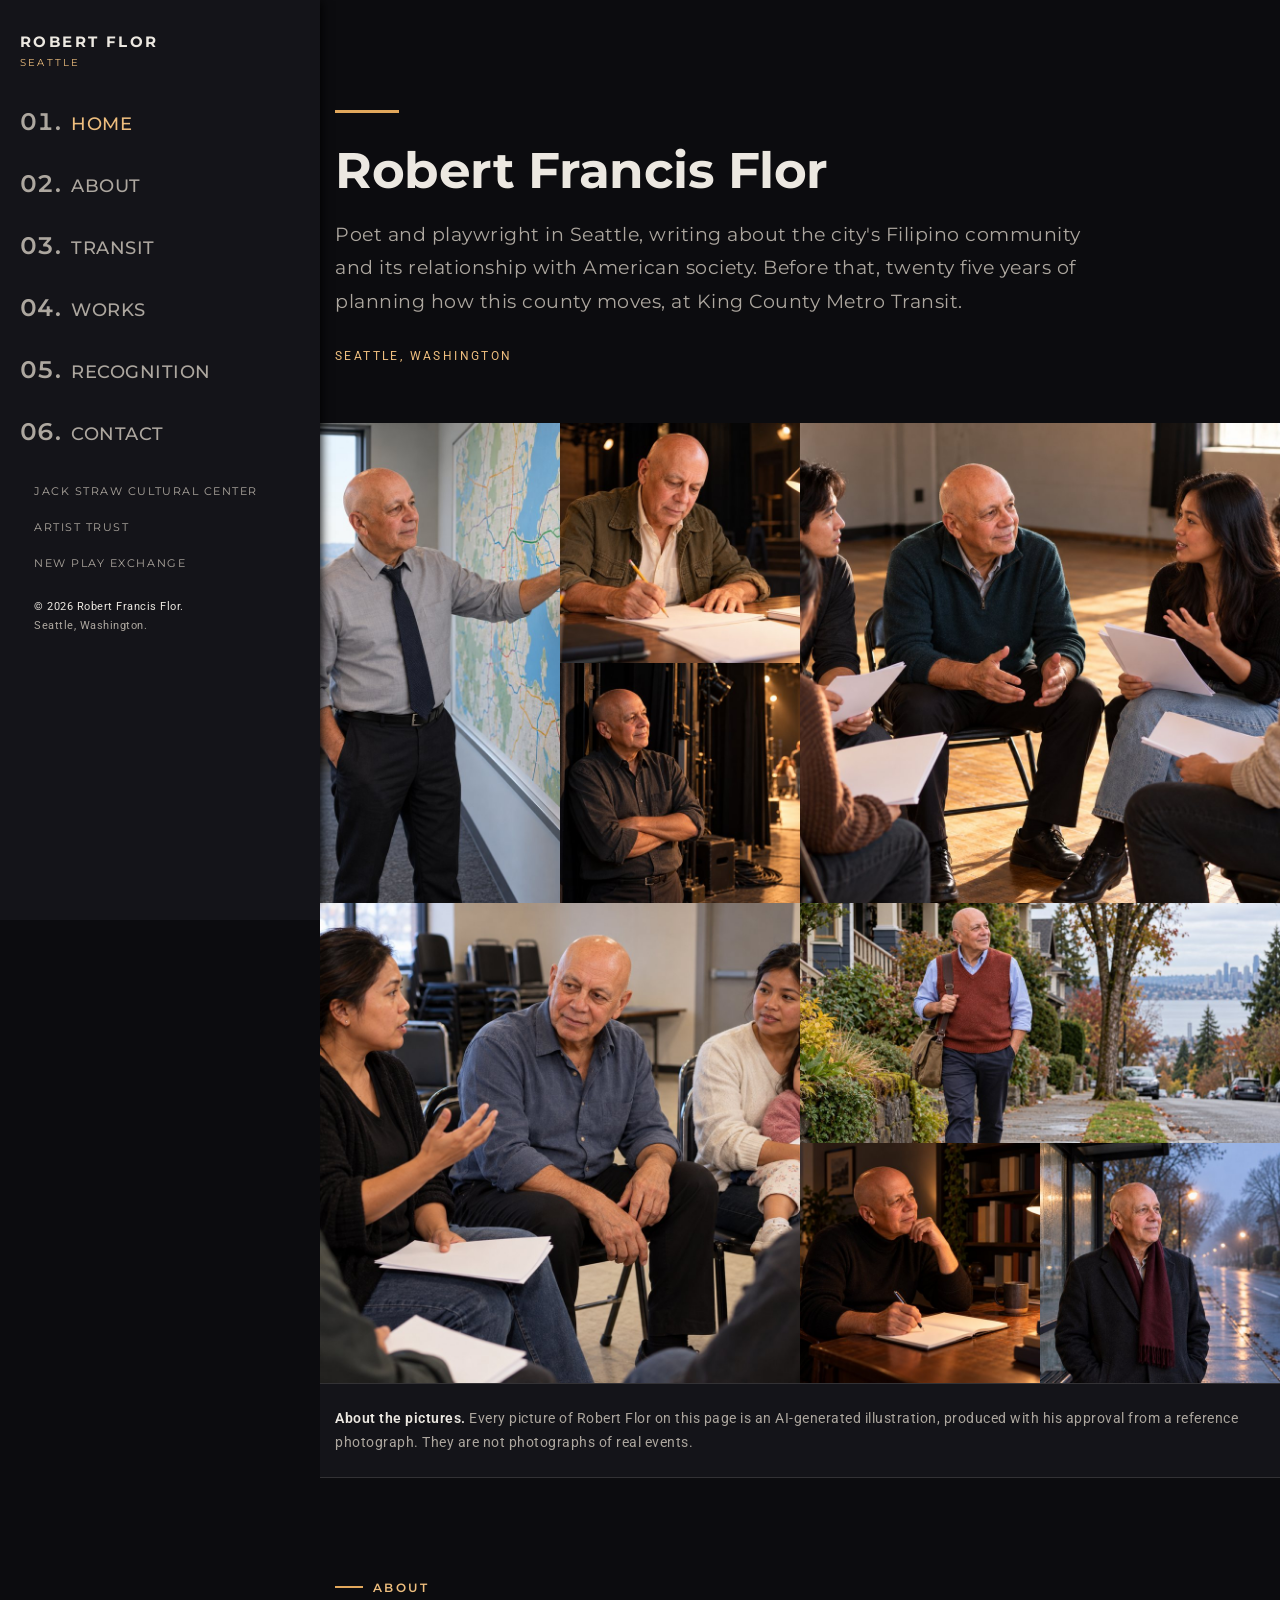
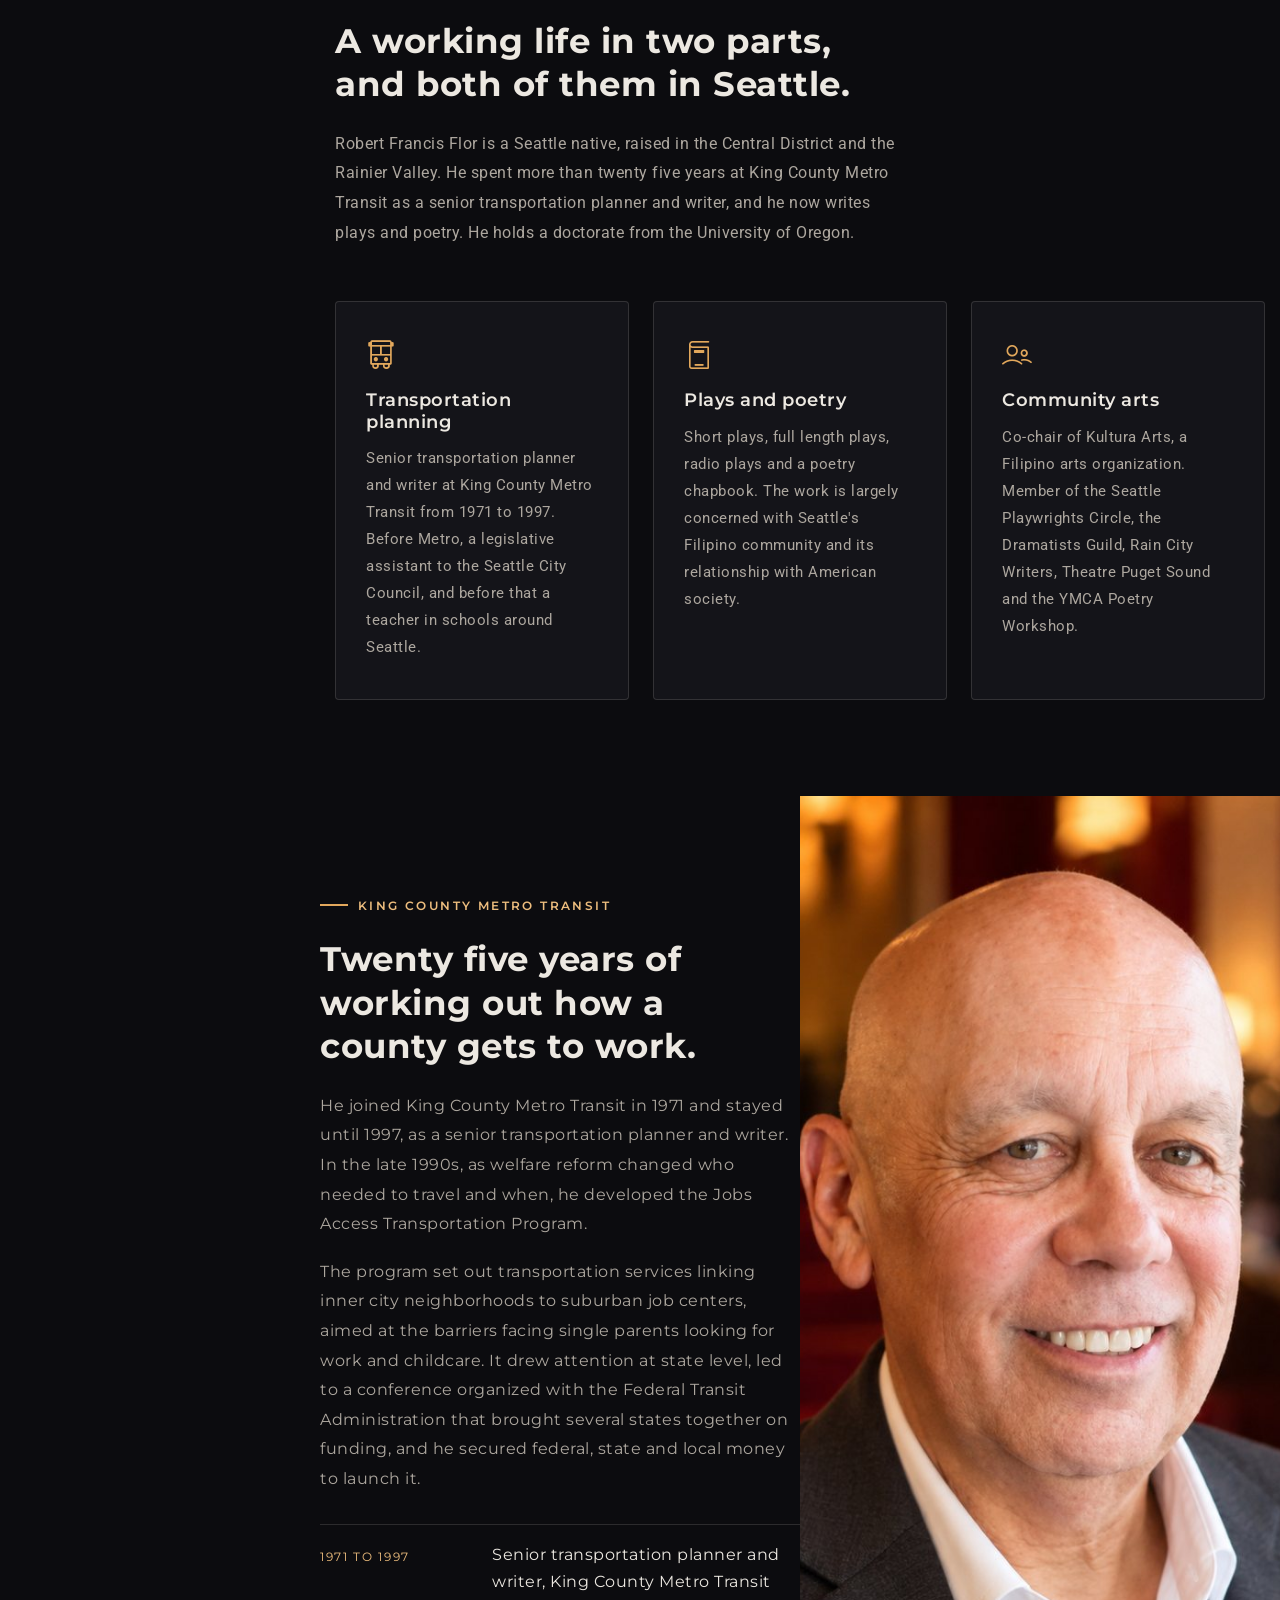
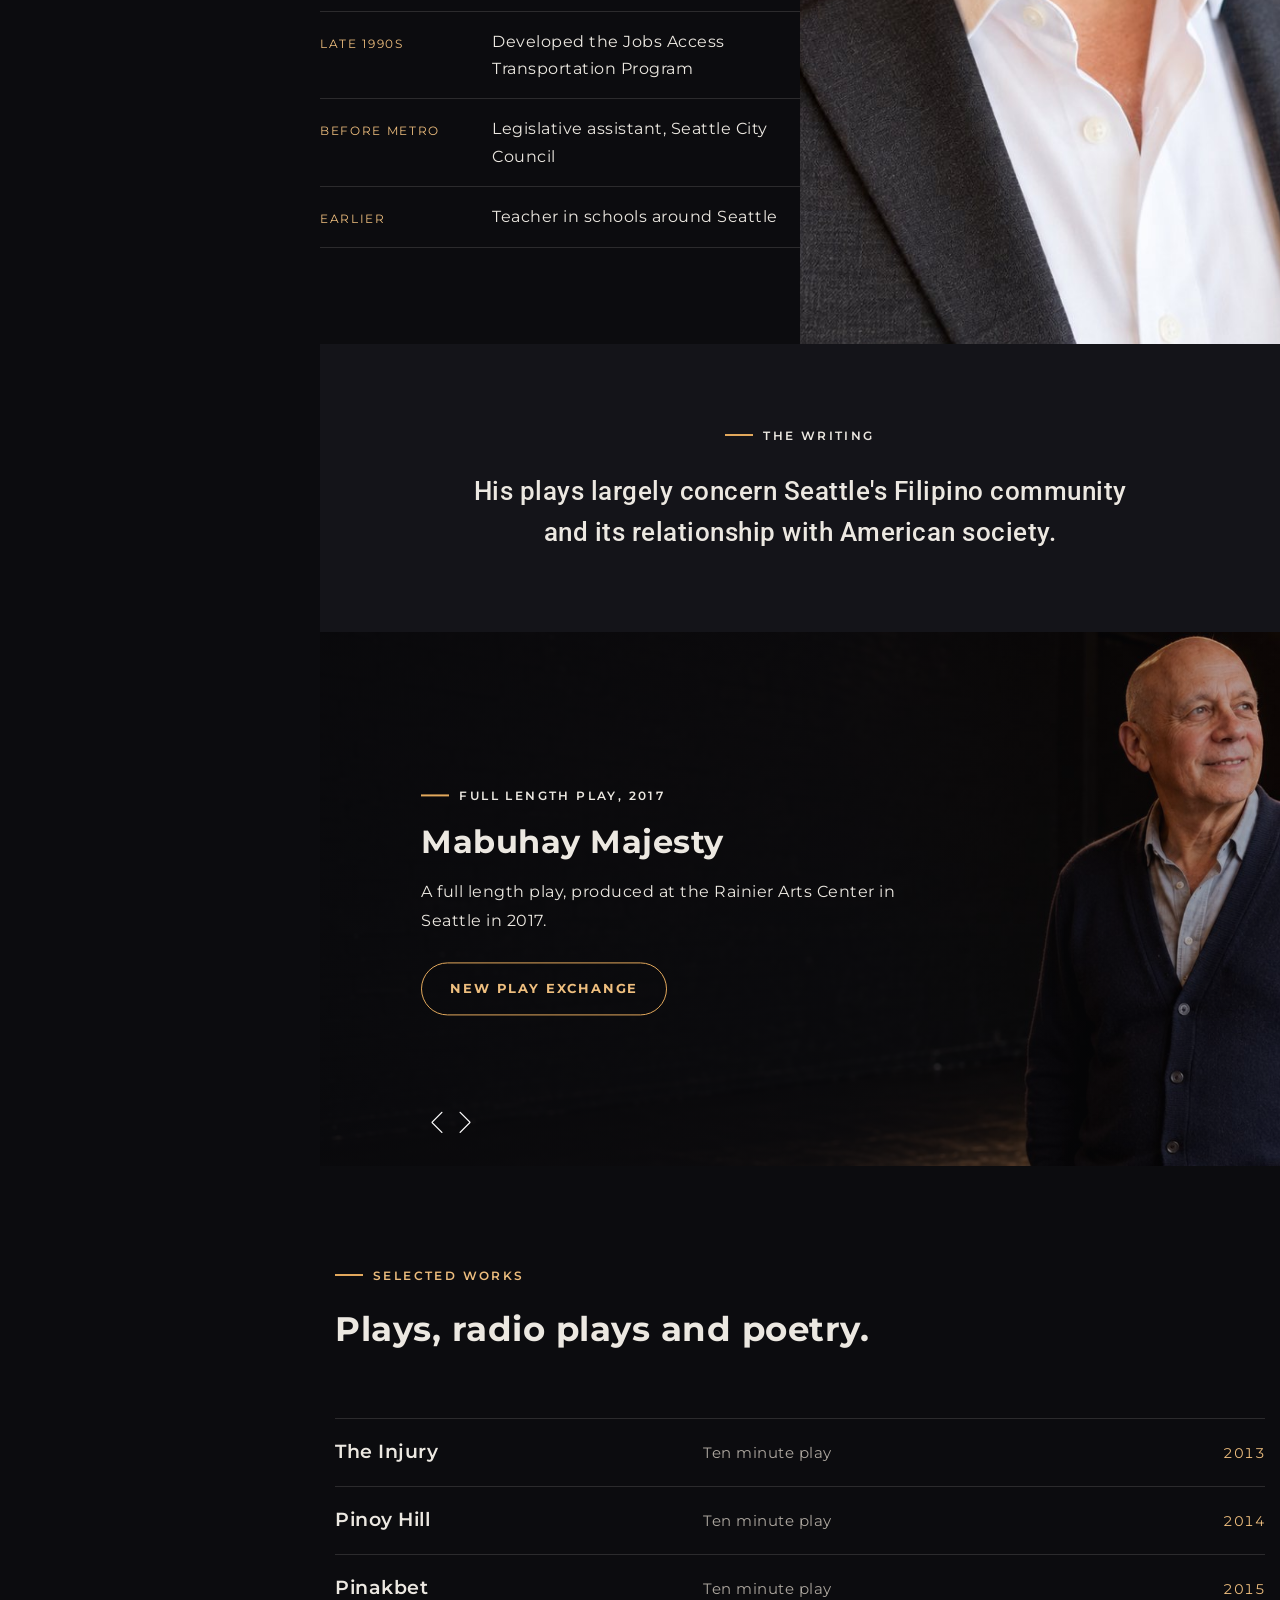
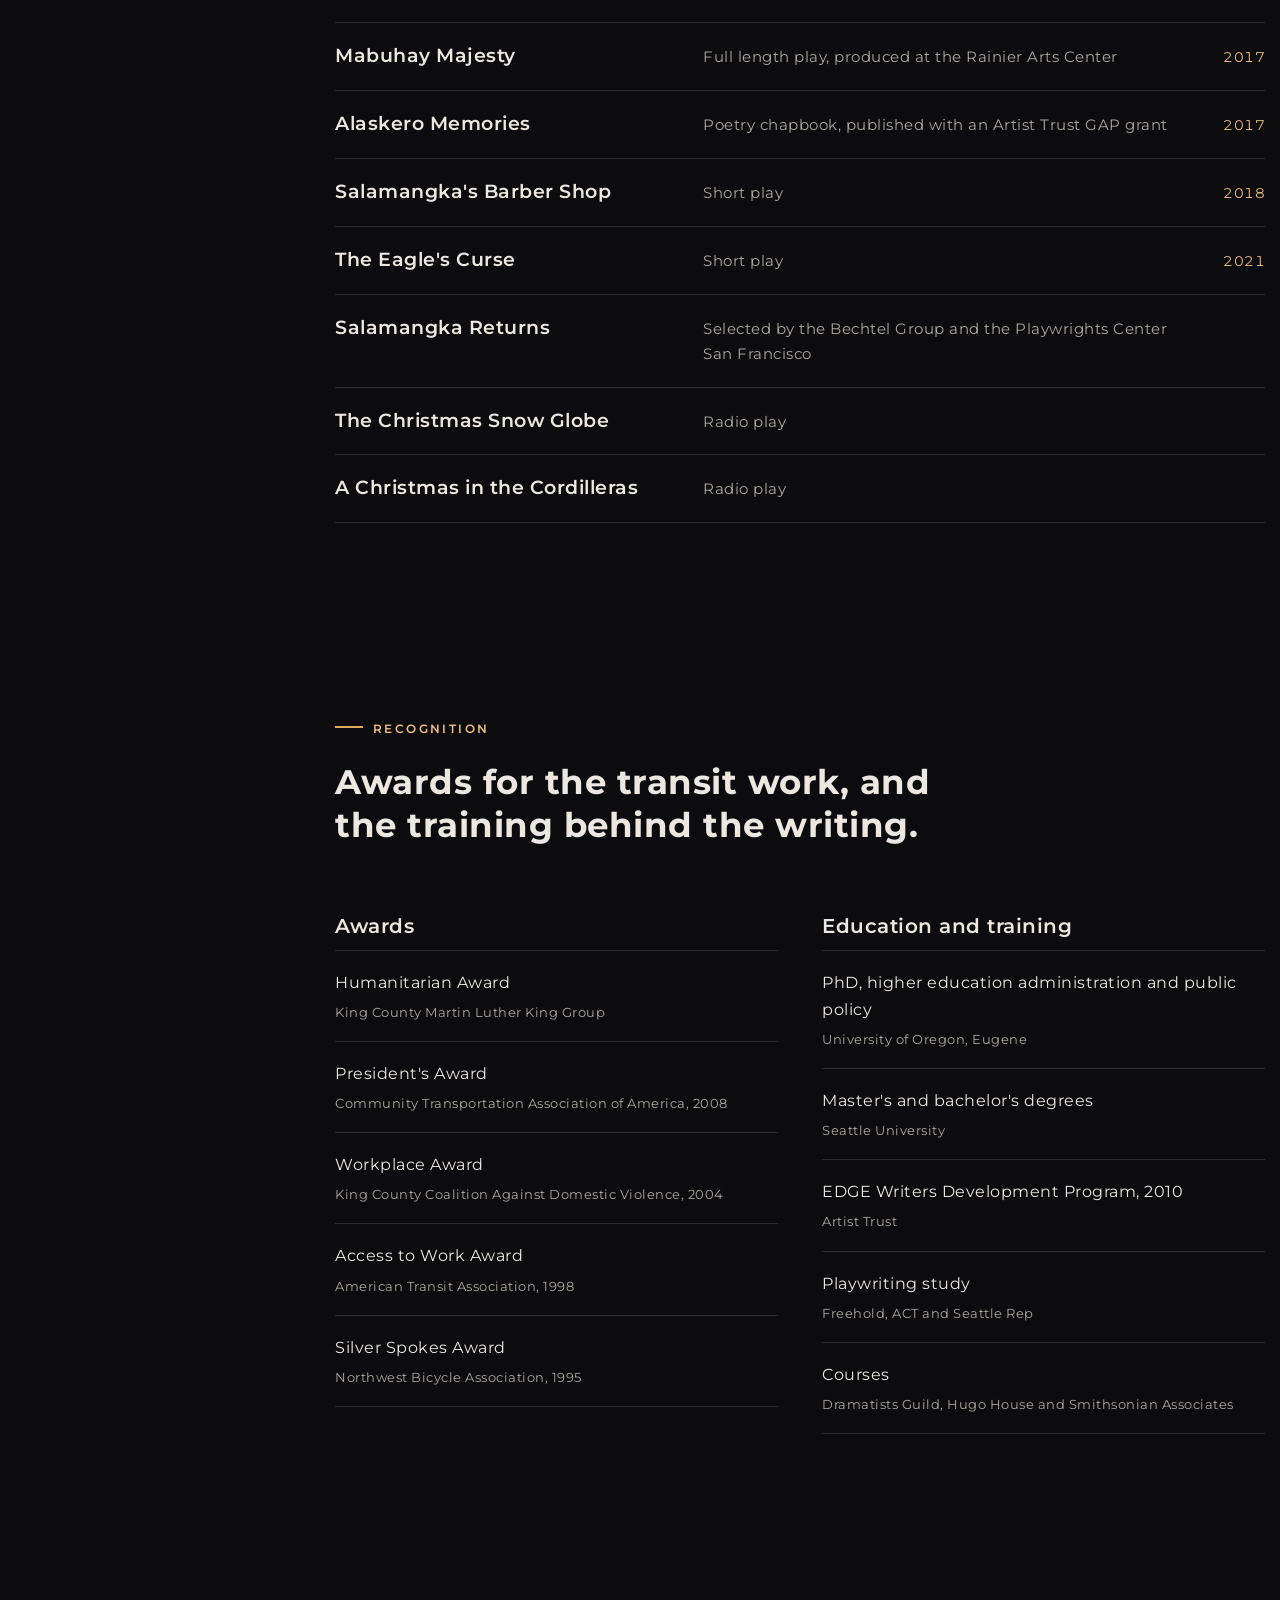
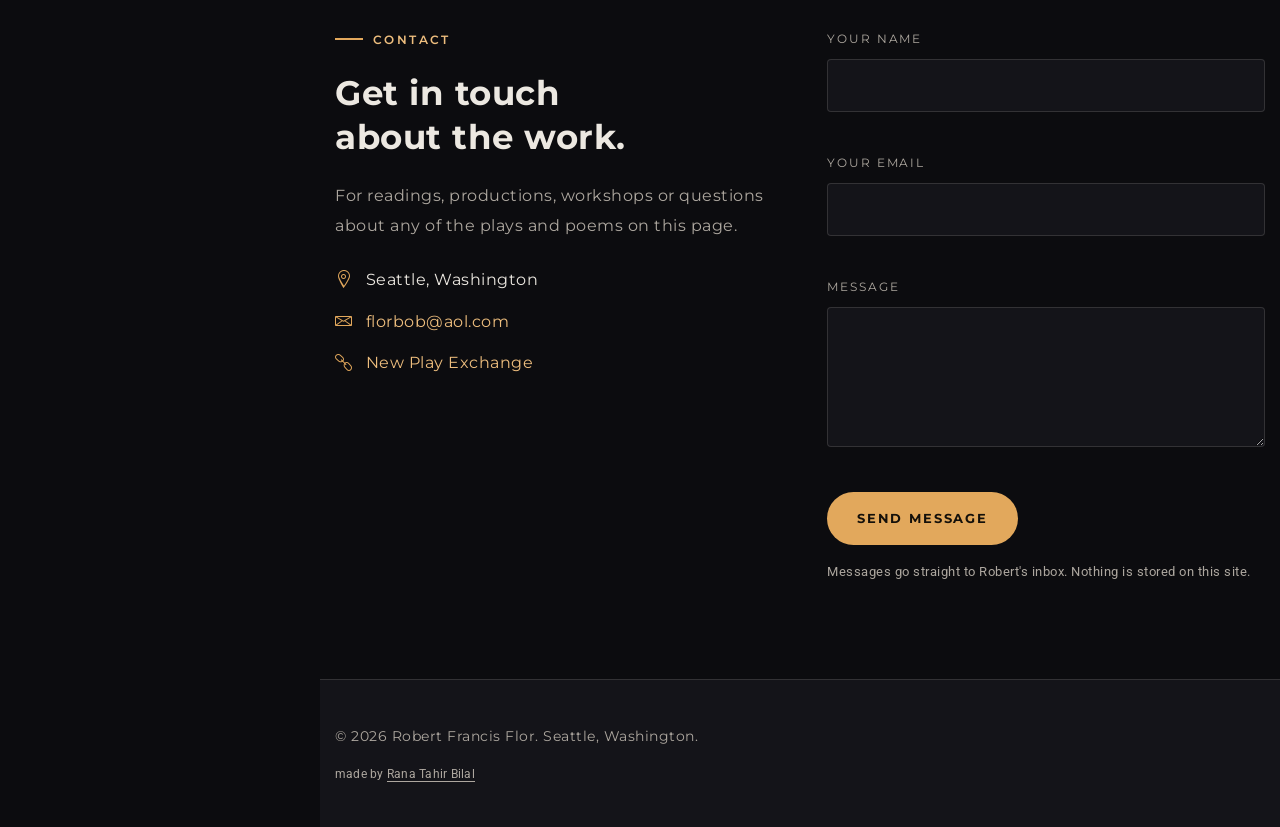
<file: index.html>
<!DOCTYPE html>
<html lang="en">
<head>
<meta charset="utf-8">
<meta name="viewport" content="width=device-width, initial-scale=1">
<!-- WHILE ON github.io: keep the noindex line below.
     WHEN MOVED TO HIS OWN DOMAIN: delete the noindex meta and change robots.txt to "Allow: /". -->
<meta name="robots" content="noindex, nofollow">
<title>Robert Francis Flor, poet and playwright, Seattle</title>
<meta name="description" content="Robert Francis Flor of Seattle. Poet and playwright, and for twenty five years a senior transportation planner at King County Metro Transit.">
<meta name="author" content="Robert Francis Flor">
<meta property="og:title" content="Robert Francis Flor, poet and playwright, Seattle">
<meta property="og:description" content="Plays and poetry about Seattle's Filipino community, and twenty five years of transit planning at King County Metro.">
<meta property="og:type" content="profile">
<meta property="og:image" content="img/portrait.jpg">
<link rel="icon" href="data:image/svg+xml,%3Csvg xmlns='http://www.w3.org/2000/svg' viewBox='0 0 64 64'%3E%3Crect width='64' height='64' fill='%230C0C0F'/%3E%3Ctext x='32' y='44' font-family='Georgia,serif' font-size='34' fill='%23E2A85C' text-anchor='middle'%3ERF%3C/text%3E%3C/svg%3E">

<link rel="preconnect" href="https://fonts.googleapis.com">
<link rel="preconnect" href="https://fonts.gstatic.com" crossorigin>
<link href="https://fonts.googleapis.com/css2?family=Montserrat:wght@300;400;500;600;700&display=swap" rel="stylesheet">

<link rel="stylesheet" href="css/bundle.min.css">
<link rel="stylesheet" href="css/LineIcons.min.css">
<link rel="stylesheet" href="css/owl.carousel.min.css">
<link rel="stylesheet" href="css/jquery.fancybox.min.css">
<link rel="stylesheet" href="css/wow.css">
<link rel="stylesheet" href="css/style.css">
<!-- own stylesheet, loaded last so it wins the cascade -->
<link rel="stylesheet" href="css/rf-style.css">
</head>
<body data-spy="scroll" data-target=".side-nav-menu" data-offset="120">

<div class="loader"><div class="loader-spinner"></div></div>

<!-- Desktop side nav -->
<div class="wrap_container body">
<div class="main_container">
<div class="side_nav">
<div class="my-sticky-nav">
  <div class="side_menu">
    <a class="brand-logo slide rf-mark" href="#top-sec">
      <b>Robert Flor</b><i>Seattle</i>
    </a>
    <button id="rf_tog" class="my_tog" type="button" aria-label="Open the menu" aria-expanded="false">
      <span></span><span></span><span></span>
    </button>
    <nav class="side-nav-menu" aria-label="Main">
      <ul class="nav-menu nav-fill">
        <li class="nav-item"><span class="rf-num" aria-hidden="true">01.</span><a class="nav-link slide active" href="#top-sec">HOME</a></li>
        <li class="nav-item"><span class="rf-num" aria-hidden="true">02.</span><a class="nav-link slide" href="#about-sec">ABOUT</a></li>
        <li class="nav-item"><span class="rf-num" aria-hidden="true">03.</span><a class="nav-link slide" href="#career-sec">TRANSIT</a></li>
        <li class="nav-item"><span class="rf-num" aria-hidden="true">04.</span><a class="nav-link slide" href="#works-sec">WORKS</a></li>
        <li class="nav-item"><span class="rf-num" aria-hidden="true">05.</span><a class="nav-link slide" href="#recognition-sec">RECOGNITION</a></li>
        <li class="nav-item"><span class="rf-num" aria-hidden="true">06.</span><a class="nav-link slide" href="#contact-sec">CONTACT</a></li>
      </ul>
      <ul class="rf-navlinks">
        <li><a href="https://www.jackstraw.org/artist/robert-francis-flor/" target="_blank" rel="noopener">Jack Straw Cultural Center</a></li>
        <li><a href="https://artisttrust.org/artists/robert-flor/" target="_blank" rel="noopener">Artist Trust</a></li>
        <li><a href="https://newplayexchange.org/users/3415/robert-flor" target="_blank" rel="noopener">New Play Exchange</a></li>
      </ul>
      <p class="rites-res"><span class="d-block">&copy; <span class="rf-nav-year">2026</span> Robert Francis Flor.</span>Seattle, Washington.</p>
    </nav>
  </div>
</div>
</div>
</div>
</div>

<div class="body_wrapper" id="body_section">
<div class="inner-content"><div class="overlay-body"></div></div>

<!-- Mobile header -->
<header id="home" class="d-block d-md-none">
  <nav class="navbar navbar-light">
    <button class="my_nav_tog d-block d-md-none" type="button" aria-label="Open the menu">
      <span></span><span></span><span></span>
    </button>
    <a class="navbar-brand ml-auto mr-auto rf-mark" href="#top-sec"><b>Robert Flor</b><i>Seattle</i></a>
  </nav>
  <div class="broad">
    <span class="btn-close" id="btn_sideNavClose" role="button" tabindex="0" aria-label="Close the menu"><i></i><i></i></span>
    <nav class="side-nav-menu" aria-label="Main, mobile">
      <a class="brand-logo rf-mark" href="#top-sec"><b>Robert Flor</b><i>Seattle</i></a>
      <ul class="nav-menu nav-fill">
        <li class="nav-item"><a class="nav-link slide" href="#top-sec">HOME</a></li>
        <li class="nav-item"><a class="nav-link slide" href="#about-sec">ABOUT</a></li>
        <li class="nav-item"><a class="nav-link slide" href="#career-sec">TRANSIT</a></li>
        <li class="nav-item"><a class="nav-link slide" href="#works-sec">WORKS</a></li>
        <li class="nav-item"><a class="nav-link slide" href="#recognition-sec">RECOGNITION</a></li>
        <li class="nav-item"><a class="nav-link slide" href="#contact-sec">CONTACT</a></li>
      </ul>
    </nav>
  </div>
</header>

<main>

<!-- ============ HERO ============ -->
<section class="rf-hero" id="top-sec">
  <div class="container">
    <div class="row"><div class="col-12 col-lg-10">
      <div class="rf-rule"></div>
      <h1>Robert Francis Flor</h1>
      <p class="rf-lede">Poet and playwright in Seattle, writing about the city's Filipino community
        and its relationship with American society. Before that, twenty five years of planning how
        this county moves, at King County Metro Transit.</p>
      <p class="rf-where">Seattle, Washington</p>
    </div></div>
  </div>
</section>

<!-- ============ GALLERY ============ -->
<section class="inner_body py-0" aria-label="Pictures">
<div class="portfolio-sec" id="portfolio-sec">
  <div class="row no-gutters">
    <div class="col-md-12">
      <div class="row no-gutters">
        <div class="col-md-6">
          <div class="row no-gutters">
            <div class="col-md-6 image-area hovereffect">
              <a data-fancybox href="img/grid-1.jpg">
                <div class="overlay-hover"><div class="overlay-detail">
                  <i class="lni lni-plus" aria-hidden="true"></i><h4>Route planning</h4><span>Illustration</span>
                </div></div>
                <img src="img/grid-1.jpg" width="500" height="1000" alt="Robert Flor at a wall map of the county, illustration">
              </a>
            </div>
            <div class="col-md-6">
              <div class="row no-gutters">
                <div class="col-12 image-area hovereffect">
                  <a data-fancybox href="img/grid-2.jpg">
                    <img src="img/grid-2.jpg" width="500" height="500" alt="Robert Flor drafting a scene at a table, illustration">
                    <div class="overlay-hover"><div class="overlay-detail">
                      <i class="lni lni-plus" aria-hidden="true"></i><h4>Drafting a scene</h4><span>Illustration</span>
                    </div></div>
                  </a>
                </div>
                <div class="col-12 image-area hovereffect">
                  <a data-fancybox href="img/grid-3.jpg">
                    <img src="img/grid-3.jpg" width="500" height="500" alt="Robert Flor standing in the wings of a theatre, illustration">
                    <div class="overlay-hover"><div class="overlay-detail">
                      <i class="lni lni-plus" aria-hidden="true"></i><h4>In the wings</h4><span>Illustration</span>
                    </div></div>
                  </a>
                </div>
              </div>
            </div>
          </div>
        </div>
        <div class="col-md-6 image-area hovereffect">
          <a data-fancybox href="img/grid-4.jpg">
            <img src="img/grid-4.jpg" width="1000" height="1000" alt="Robert Flor in a table read with other writers, illustration">
            <div class="overlay-hover"><div class="overlay-detail">
              <i class="lni lni-plus" aria-hidden="true"></i><h4>Table read</h4><span>Illustration</span>
            </div></div>
          </a>
        </div>
      </div>
    </div>
  </div>

  <div class="row no-gutters">
    <div class="col-md-12">
      <div class="row no-gutters">
        <div class="col-md-6 image-area hovereffect">
          <a data-fancybox href="img/grid-5.jpg">
            <img src="img/grid-5.jpg" width="1000" height="1000" alt="Robert Flor in a community hall meeting, illustration">
            <div class="overlay-hover"><div class="overlay-detail">
              <i class="lni lni-plus" aria-hidden="true"></i><h4>Community hall</h4><span>Illustration</span>
            </div></div>
          </a>
        </div>
        <div class="col-md-6">
          <div class="row no-gutters">
            <div class="col-md-12 image-area hovereffect">
              <a data-fancybox href="img/grid-6.jpg">
                <img src="img/grid-6.jpg" width="1000" height="500" alt="Robert Flor walking a Seattle street above the water, illustration">
                <div class="overlay-hover"><div class="overlay-detail">
                  <i class="lni lni-plus" aria-hidden="true"></i><h4>Seattle</h4><span>Illustration</span>
                </div></div>
              </a>
            </div>
            <div class="col-md-12">
              <div class="row no-gutters">
                <div class="col-6 image-area hovereffect">
                  <a data-fancybox href="img/grid-7.jpg">
                    <img src="img/grid-7.jpg" width="500" height="500" alt="Robert Flor writing at his desk, illustration">
                    <div class="overlay-hover"><div class="overlay-detail">
                      <i class="lni lni-plus" aria-hidden="true"></i><h4>At the desk</h4><span>Illustration</span>
                    </div></div>
                  </a>
                </div>
                <div class="col-6 image-area hovereffect">
                  <a data-fancybox href="img/grid-8.jpg">
                    <img src="img/grid-8.jpg" width="500" height="500" alt="Robert Flor at a bus shelter before dawn, illustration">
                    <div class="overlay-hover"><div class="overlay-detail">
                      <i class="lni lni-plus" aria-hidden="true"></i><h4>First bus</h4><span>Illustration</span>
                    </div></div>
                  </a>
                </div>
              </div>
            </div>
          </div>
        </div>
      </div>
    </div>
  </div>
</div>
</section>

<!-- ============ DISCLOSURE ============ -->
<div class="rf-disclose">
  <div class="container"><div class="row"><div class="col-12">
    <p><b>About the pictures.</b> Every picture of Robert Flor on this page is an AI-generated
      illustration, produced with his approval from a reference photograph. They are not
      photographs of real events.</p>
  </div></div></div>
</div>

<!-- ============ ABOUT ============ -->
<section id="about-sec" class="services-sec bg-black rf-sec">
  <div class="container">
    <div class="row"><div class="col-12 col-lg-9">
      <p class="rf-eyebrow"><span></span>About</p>
      <h2 class="rf-h2">A working life in two parts, and both of them in Seattle.</h2>
      <p class="rf-p rf-measure">Robert Francis Flor is a Seattle native, raised in the Central
        District and the Rainier Valley. He spent more than twenty five years at King County Metro
        Transit as a senior transportation planner and writer, and he now writes plays and poetry.
        He holds a doctorate from the University of Oregon.</p>
    </div></div>

    <div class="rf-cardrow">
      <div class="wow fadeInUp" data-wow-duration="1s">
        <div class="rf-card">
          <i class="lni lni-bus rf-ico" aria-hidden="true"></i>
          <h3>Transportation planning</h3>
          <p>Senior transportation planner and writer at King County Metro Transit from 1971 to
            1997. Before Metro, a legislative assistant to the Seattle City Council, and before
            that a teacher in schools around Seattle.</p>
        </div>
      </div>
      <div class="wow fadeInUp" data-wow-duration="1s" data-wow-delay=".12s">
        <div class="rf-card">
          <i class="lni lni-book rf-ico" aria-hidden="true"></i>
          <h3>Plays and poetry</h3>
          <p>Short plays, full length plays, radio plays and a poetry chapbook. The work is
            largely concerned with Seattle's Filipino community and its relationship with
            American society.</p>
        </div>
      </div>
      <div class="wow fadeInUp" data-wow-duration="1s" data-wow-delay=".24s">
        <div class="rf-card">
          <i class="lni lni-users rf-ico" aria-hidden="true"></i>
          <h3>Community arts</h3>
          <p>Co-chair of Kultura Arts, a Filipino arts organization. Member of the Seattle
            Playwrights Circle, the Dramatists Guild, Rain City Writers, Theatre Puget Sound and
            the YMCA Poetry Workshop.</p>
        </div>
      </div>
    </div>
  </div>
</section>

<!-- ============ TRANSIT CAREER ============ -->
<section id="career-sec" class="skill-sec bg-black py-0">
  <div class="row no-gutters">
    <div class="col-12 col-lg-6 rf-pad">
      <p class="rf-eyebrow"><span></span>King County Metro Transit</p>
      <h2 class="rf-h2">Twenty five years of working out how a county gets to work.</h2>
      <p class="rf-p">He joined King County Metro Transit in 1971 and stayed until 1997, as a
        senior transportation planner and writer. In the late 1990s, as welfare reform changed who
        needed to travel and when, he developed the Jobs Access Transportation Program.</p>
      <p class="rf-p">The program set out transportation services linking inner city
        neighborhoods to suburban job centers, aimed at the barriers facing single parents looking
        for work and childcare. It drew attention at state level, led to a conference organized
        with the Federal Transit Administration that brought several states together on funding,
        and he secured federal, state and local money to launch it.</p>
      <ul class="rf-facts">
        <li><span class="rf-when">1971 to 1997</span><span class="rf-what">Senior transportation planner and writer, King County Metro Transit</span></li>
        <li><span class="rf-when">Late 1990s</span><span class="rf-what">Developed the Jobs Access Transportation Program</span></li>
        <li><span class="rf-when">Before Metro</span><span class="rf-what">Legislative assistant, Seattle City Council</span></li>
        <li><span class="rf-when">Earlier</span><span class="rf-what">Teacher in schools around Seattle</span></li>
      </ul>
    </div>
    <div class="col-12 col-lg-6 skill-banner">
      <img src="img/portrait.jpg" width="900" height="1250" alt="Portrait of Robert Francis Flor, illustration">
    </div>
  </div>
</section>

<!-- ============ STATEMENT ============ -->
<div class="rf-band">
  <div class="container">
    <p class="rf-eyebrow"><span></span>The writing</p>
    <p>His plays largely concern Seattle's Filipino community and its relationship with
      American society.</p>
  </div>
</div>

<!-- ============ WORKS CAROUSEL ============ -->
<section id="works-sec" class="project-sec py-0">
  <div class="projects owl-carousel owl-theme no-gutters">

    <div class="item project-area">
      <div class="project-img order-1">
        <img src="img/work-1.jpg" width="1600" height="703" alt="Robert Flor on an empty stage, illustration">
      </div>
      <div class="project-detail text-center text-lg-left order-2">
        <div class="row no-gutters"><div class="col-10 col-lg-5 offset-1">
          <p class="rf-eyebrow"><span></span>Full length play, 2017</p>
          <h2>Mabuhay Majesty</h2>
          <p>A full length play, produced at the Rainier Arts Center in Seattle in 2017.</p>
          <a class="rf-btn-ghost" href="https://newplayexchange.org/users/3415/robert-flor" target="_blank" rel="noopener">New Play Exchange</a>
        </div></div>
      </div>
    </div>

    <div class="item project-area">
      <div class="project-img order-1">
        <img src="img/work-2.jpg" width="1600" height="703" alt="Robert Flor reading a script in a recording booth, illustration">
      </div>
      <div class="project-detail text-center text-lg-left order-2">
        <div class="row no-gutters"><div class="col-10 col-lg-5 offset-1">
          <p class="rf-eyebrow"><span></span>Radio plays, 2023</p>
          <h2>Filipino Mythologic Radio Plays</h2>
          <p>Selected for the Jack Straw Cultural Center Artist Support Program in 2023. A King
            County 4Culture grant supported the recordings. The radio plays include The Christmas
            Snow Globe and A Christmas in the Cordilleras.</p>
          <a class="rf-btn-ghost" href="https://www.jackstraw.org/artist/robert-francis-flor/" target="_blank" rel="noopener">Jack Straw</a>
        </div></div>
      </div>
    </div>

    <div class="item project-area">
      <div class="project-img order-1">
        <img src="img/work-3.jpg" width="1600" height="703" alt="Robert Flor talking across a library table, illustration">
      </div>
      <div class="project-detail text-center text-lg-left order-2">
        <div class="row no-gutters"><div class="col-10 col-lg-5 offset-1">
          <p class="rf-eyebrow"><span></span>Poetry chapbook</p>
          <h2>Alaskero Memories</h2>
          <p>A poetry chapbook, published with a 2017 Artist Trust GAP grant.</p>
          <a class="rf-btn-ghost" href="https://artisttrust.org/artists/robert-flor/" target="_blank" rel="noopener">Artist Trust</a>
        </div></div>
      </div>
    </div>

  </div>
  <div class="project-links d-none d-md-block">
    <a class="customPrevBtn" role="button" tabindex="0" aria-label="Previous work"><i class="lni lni-chevron-left" aria-hidden="true"></i></a>
    <a class="customNextBtn" role="button" tabindex="0" aria-label="Next work"><i class="lni lni-chevron-right" aria-hidden="true"></i></a>
  </div>
</section>

<!-- ============ SELECTED WORKS LIST ============ -->
<section class="bg-black rf-sec" aria-labelledby="rf-sel">
  <div class="container">
    <div class="row"><div class="col-12 col-lg-9">
      <p class="rf-eyebrow"><span></span>Selected works</p>
      <h2 class="rf-h2" id="rf-sel">Plays, radio plays and poetry.</h2>
    </div></div>
    <ul class="rf-list">
      <li><span class="rf-title">The Injury</span><span class="rf-note">Ten minute play</span><span class="rf-yr">2013</span></li>
      <li><span class="rf-title">Pinoy Hill</span><span class="rf-note">Ten minute play</span><span class="rf-yr">2014</span></li>
      <li><span class="rf-title">Pinakbet</span><span class="rf-note">Ten minute play</span><span class="rf-yr">2015</span></li>
      <li><span class="rf-title">Mabuhay Majesty</span><span class="rf-note">Full length play, produced at the Rainier Arts Center</span><span class="rf-yr">2017</span></li>
      <li><span class="rf-title">Alaskero Memories</span><span class="rf-note">Poetry chapbook, published with an Artist Trust GAP grant</span><span class="rf-yr">2017</span></li>
      <li><span class="rf-title">Salamangka's Barber Shop</span><span class="rf-note">Short play</span><span class="rf-yr">2018</span></li>
      <li><span class="rf-title">The Eagle's Curse</span><span class="rf-note">Short play</span><span class="rf-yr">2021</span></li>
      <li><span class="rf-title">Salamangka Returns</span><span class="rf-note">Selected by the Bechtel Group and the Playwrights Center San Francisco</span><span class="rf-yr"></span></li>
      <li><span class="rf-title">The Christmas Snow Globe</span><span class="rf-note">Radio play</span><span class="rf-yr"></span></li>
      <li><span class="rf-title">A Christmas in the Cordilleras</span><span class="rf-note">Radio play</span><span class="rf-yr"></span></li>
    </ul>
  </div>
</section>

<!-- ============ RECOGNITION ============ -->
<section id="recognition-sec" class="bg-dark-black rf-sec">
  <div class="container">
    <div class="row"><div class="col-12 col-lg-9">
      <p class="rf-eyebrow"><span></span>Recognition</p>
      <h2 class="rf-h2">Awards for the transit work, and the training behind the writing.</h2>
    </div></div>
    <div class="rf-grid2">
      <div>
        <h3 class="rf-h3">Awards</h3>
        <ul class="rf-awards">
          <li>Humanitarian Award<span>King County Martin Luther King Group</span></li>
          <li>President's Award<span>Community Transportation Association of America, 2008</span></li>
          <li>Workplace Award<span>King County Coalition Against Domestic Violence, 2004</span></li>
          <li>Access to Work Award<span>American Transit Association, 1998</span></li>
          <li>Silver Spokes Award<span>Northwest Bicycle Association, 1995</span></li>
        </ul>
      </div>
      <div>
        <h3 class="rf-h3">Education and training</h3>
        <ul class="rf-awards">
          <li>PhD, higher education administration and public policy<span>University of Oregon, Eugene</span></li>
          <li>Master's and bachelor's degrees<span>Seattle University</span></li>
          <li>EDGE Writers Development Program, 2010<span>Artist Trust</span></li>
          <li>Playwriting study<span>Freehold, ACT and Seattle Rep</span></li>
          <li>Courses<span>Dramatists Guild, Hugo House and Smithsonian Associates</span></li>
        </ul>
      </div>
    </div>
  </div>
</section>

<!-- ============ CONTACT ============ -->
<section id="contact-sec" class="contact-us-sec bg-black rf-sec">
  <div class="container">
    <div class="rf-contact-grid">
      <div>
        <p class="rf-eyebrow"><span></span>Contact</p>
        <h2 class="rf-h2">Get in touch about the work.</h2>
        <p class="rf-p">For readings, productions, workshops or questions about any of the plays
          and poems on this page.</p>
        <ul class="rf-meta">
          <li><i class="lni lni-map-marker" aria-hidden="true"></i>Seattle, Washington</li>
          <li><i class="lni lni-envelope" aria-hidden="true"></i><a href="mailto:florbob@aol.com">florbob@aol.com</a></li>
          <li><i class="lni lni-link" aria-hidden="true"></i><a href="https://newplayexchange.org/users/3415/robert-flor" target="_blank" rel="noopener">New Play Exchange</a></li>
        </ul>
      </div>
      <div>
        <!-- FormSubmit. The first message sent through this form triggers one activation
             email to florbob@aol.com. It must be clicked once or nothing is delivered. -->
        <form action="https://formsubmit.co/florbob@aol.com" method="POST">
          <input type="hidden" name="_subject" value="Message from robertflor website">
          <input type="hidden" name="_captcha" value="false">
          <input type="hidden" name="_template" value="table">
          <div class="rf-hp"><label for="rf-honey">Leave this empty</label><input type="text" id="rf-honey" name="_honey" tabindex="-1" autocomplete="off"></div>
          <div class="rf-field"><label for="rf-name">Your name</label><input type="text" id="rf-name" name="name" required autocomplete="name"></div>
          <div class="rf-field"><label for="rf-email">Your email</label><input type="email" id="rf-email" name="email" required autocomplete="email"></div>
          <div class="rf-field"><label for="rf-msg">Message</label><textarea id="rf-msg" name="message" required></textarea></div>
          <button type="submit" class="rf-btn">Send message</button>
          <p class="rf-formnote">Messages go straight to Robert's inbox. Nothing is stored on this site.</p>
        </form>
      </div>
    </div>
  </div>
</section>

</main>

<footer class="rf-foot">
  <div class="container">
    <p>&copy; <span id="rf-year">2026</span> Robert Francis Flor. Seattle, Washington.</p>
    <p class="rf-credit">made by <a href="https://ranatahirbilal.com" rel="nofollow noopener" target="_blank">Rana Tahir Bilal</a></p>
  </div>
</footer>

<div class="go-top" role="button" tabindex="0" aria-label="Back to the top"><i class="lni lni-chevron-up" aria-hidden="true"></i></div>

</div>

<!--
  Needs Client Confirmation, kept off the page until Robert confirms:
  C1. Which name he wants on his own site: Dr. Flor, Robert Francis Flor, or Bob Flor.
      This build uses Robert Francis Flor on first mention and Robert Flor after it.
  C2. Current status. The release says retired from public service. It does not say retired
      from writing, and his own artist page shows work through 2023. This build presents the
      writing as current and the transit career as past.
  C3. The contact address. The spreadsheet says florbob@aol.com.
  C4. Whether the Kultura Arts co-chair role is still current.
-->

<script src="js/bundle.min.js"></script>
<script src="js/wow.min.js"></script>
<script src="js/jquery.fancybox.min.js"></script>
<script src="js/owl.carousel.min.js"></script>
<script src="js/rf-site.js"></script>
</body>
</html>
</file>
<file: css/wow.css>
@charset "UTF-8";


/*!
Animate.css - http://daneden.me/animate
Licensed under the MIT license

Copyright (c) 2013 Daniel Eden

Permission is hereby granted, free of charge, to any person obtaining a copy of this software and associated documentation files (the "Software"), to deal in the Software without restriction, including without limitation the rights to use, copy, modify, merge, publish, distribute, sublicense, and/or sell copies of the Software, and to permit persons to whom the Software is furnished to do so, subject to the following conditions:

The above copyright notice and this permission notice shall be included in all copies or substantial portions of the Software.

THE SOFTWARE IS PROVIDED "AS IS", WITHOUT WARRANTY OF ANY KIND, EXPRESS OR IMPLIED, INCLUDING BUT NOT LIMITED TO THE WARRANTIES OF MERCHANTABILITY, FITNESS FOR A PARTICULAR PURPOSE AND NONINFRINGEMENT. IN NO EVENT SHALL THE AUTHORS OR COPYRIGHT HOLDERS BE LIABLE FOR ANY CLAIM, DAMAGES OR OTHER LIABILITY, WHETHER IN AN ACTION OF CONTRACT, TORT OR OTHERWISE, ARISING FROM, OUT OF OR IN CONNECTION WITH THE SOFTWARE OR THE USE OR OTHER DEALINGS IN THE SOFTWARE.
*/

.animated {
  -webkit-animation-duration: 1s;
  animation-duration: 1s;
  -webkit-animation-fill-mode: both;
  animation-fill-mode: both;
}

.animated.hinge {
  -webkit-animation-duration: 2s;
  animation-duration: 2s;
}

@-webkit-keyframes bounce {
  0%, 20%, 50%, 80%, 100% {
    -webkit-transform: translateY(0);
    transform: translateY(0);
  }

  40% {
    -webkit-transform: translateY(-30px);
    transform: translateY(-30px);
  }

  60% {
    -webkit-transform: translateY(-15px);
    transform: translateY(-15px);
  }
}

@keyframes bounce {
  0%, 20%, 50%, 80%, 100% {
    -webkit-transform: translateY(0);
    -ms-transform: translateY(0);
    transform: translateY(0);
  }

  40% {
    -webkit-transform: translateY(-30px);
    -ms-transform: translateY(-30px);
    transform: translateY(-30px);
  }

  60% {
    -webkit-transform: translateY(-15px);
    -ms-transform: translateY(-15px);
    transform: translateY(-15px);
  }
}

.bounce {
  -webkit-animation-name: bounce;
  animation-name: bounce;
}

@-webkit-keyframes flash {
  0%, 50%, 100% {
    opacity: 1;
  }

  25%, 75% {
    opacity: 0;
  }
}

@keyframes flash {
  0%, 50%, 100% {
    opacity: 1;
  }

  25%, 75% {
    opacity: 0;
  }
}

.flash {
  -webkit-animation-name: flash;
  animation-name: flash;
}

/* originally authored by Nick Pettit - https://github.com/nickpettit/glide */

@-webkit-keyframes pulse {
  0% {
    -webkit-transform: scale(1);
    transform: scale(1);
  }

  50% {
    -webkit-transform: scale(1.1);
    transform: scale(1.1);
  }

  100% {
    -webkit-transform: scale(1);
    transform: scale(1);
  }
}

@keyframes pulse {
  0% {
    -webkit-transform: scale(1);
    -ms-transform: scale(1);
    transform: scale(1);
  }

  50% {
    -webkit-transform: scale(1.1);
    -ms-transform: scale(1.1);
    transform: scale(1.1);
  }

  100% {
    -webkit-transform: scale(1);
    -ms-transform: scale(1);
    transform: scale(1);
  }
}

.pulse {
  -webkit-animation-name: pulse;
  animation-name: pulse;
}

@-webkit-keyframes shake {
  0%, 100% {
    -webkit-transform: translateX(0);
    transform: translateX(0);
  }

  10%, 30%, 50%, 70%, 90% {
    -webkit-transform: translateX(-10px);
    transform: translateX(-10px);
  }

  20%, 40%, 60%, 80% {
    -webkit-transform: translateX(10px);
    transform: translateX(10px);
  }
}

@keyframes shake {
  0%, 100% {
    -webkit-transform: translateX(0);
    -ms-transform: translateX(0);
    transform: translateX(0);
  }

  10%, 30%, 50%, 70%, 90% {
    -webkit-transform: translateX(-10px);
    -ms-transform: translateX(-10px);
    transform: translateX(-10px);
  }

  20%, 40%, 60%, 80% {
    -webkit-transform: translateX(10px);
    -ms-transform: translateX(10px);
    transform: translateX(10px);
  }
}

.shake {
  -webkit-animation-name: shake;
  animation-name: shake;
}

@-webkit-keyframes swing {
  20% {
    -webkit-transform: rotate(15deg);
    transform: rotate(15deg);
  }

  40% {
    -webkit-transform: rotate(-10deg);
    transform: rotate(-10deg);
  }

  60% {
    -webkit-transform: rotate(5deg);
    transform: rotate(5deg);
  }

  80% {
    -webkit-transform: rotate(-5deg);
    transform: rotate(-5deg);
  }

  100% {
    -webkit-transform: rotate(0deg);
    transform: rotate(0deg);
  }
}

@keyframes swing {
  20% {
    -webkit-transform: rotate(15deg);
    -ms-transform: rotate(15deg);
    transform: rotate(15deg);
  }

  40% {
    -webkit-transform: rotate(-10deg);
    -ms-transform: rotate(-10deg);
    transform: rotate(-10deg);
  }

  60% {
    -webkit-transform: rotate(5deg);
    -ms-transform: rotate(5deg);
    transform: rotate(5deg);
  }

  80% {
    -webkit-transform: rotate(-5deg);
    -ms-transform: rotate(-5deg);
    transform: rotate(-5deg);
  }

  100% {
    -webkit-transform: rotate(0deg);
    -ms-transform: rotate(0deg);
    transform: rotate(0deg);
  }
}

.swing {
  -webkit-transform-origin: top center;
  -ms-transform-origin: top center;
  transform-origin: top center;
  -webkit-animation-name: swing;
  animation-name: swing;
}

@-webkit-keyframes tada {
  0% {
    -webkit-transform: scale(1);
    transform: scale(1);
  }

  10%, 20% {
    -webkit-transform: scale(0.9) rotate(-3deg);
    transform: scale(0.9) rotate(-3deg);
  }

  30%, 50%, 70%, 90% {
    -webkit-transform: scale(1.1) rotate(3deg);
    transform: scale(1.1) rotate(3deg);
  }

  40%, 60%, 80% {
    -webkit-transform: scale(1.1) rotate(-3deg);
    transform: scale(1.1) rotate(-3deg);
  }

  100% {
    -webkit-transform: scale(1) rotate(0);
    transform: scale(1) rotate(0);
  }
}

@keyframes tada {
  0% {
    -webkit-transform: scale(1);
    -ms-transform: scale(1);
    transform: scale(1);
  }

  10%, 20% {
    -webkit-transform: scale(0.9) rotate(-3deg);
    -ms-transform: scale(0.9) rotate(-3deg);
    transform: scale(0.9) rotate(-3deg);
  }

  30%, 50%, 70%, 90% {
    -webkit-transform: scale(1.1) rotate(3deg);
    -ms-transform: scale(1.1) rotate(3deg);
    transform: scale(1.1) rotate(3deg);
  }

  40%, 60%, 80% {
    -webkit-transform: scale(1.1) rotate(-3deg);
    -ms-transform: scale(1.1) rotate(-3deg);
    transform: scale(1.1) rotate(-3deg);
  }

  100% {
    -webkit-transform: scale(1) rotate(0);
    -ms-transform: scale(1) rotate(0);
    transform: scale(1) rotate(0);
  }
}

.tada {
  -webkit-animation-name: tada;
  animation-name: tada;
}

/* originally authored by Nick Pettit - https://github.com/nickpettit/glide */

@-webkit-keyframes wobble {
  0% {
    -webkit-transform: translateX(0%);
    transform: translateX(0%);
  }

  15% {
    -webkit-transform: translateX(-25%) rotate(-5deg);
    transform: translateX(-25%) rotate(-5deg);
  }

  30% {
    -webkit-transform: translateX(20%) rotate(3deg);
    transform: translateX(20%) rotate(3deg);
  }

  45% {
    -webkit-transform: translateX(-15%) rotate(-3deg);
    transform: translateX(-15%) rotate(-3deg);
  }

  60% {
    -webkit-transform: translateX(10%) rotate(2deg);
    transform: translateX(10%) rotate(2deg);
  }

  75% {
    -webkit-transform: translateX(-5%) rotate(-1deg);
    transform: translateX(-5%) rotate(-1deg);
  }

  100% {
    -webkit-transform: translateX(0%);
    transform: translateX(0%);
  }
}

@keyframes wobble {
  0% {
    -webkit-transform: translateX(0%);
    -ms-transform: translateX(0%);
    transform: translateX(0%);
  }

  15% {
    -webkit-transform: translateX(-25%) rotate(-5deg);
    -ms-transform: translateX(-25%) rotate(-5deg);
    transform: translateX(-25%) rotate(-5deg);
  }

  30% {
    -webkit-transform: translateX(20%) rotate(3deg);
    -ms-transform: translateX(20%) rotate(3deg);
    transform: translateX(20%) rotate(3deg);
  }

  45% {
    -webkit-transform: translateX(-15%) rotate(-3deg);
    -ms-transform: translateX(-15%) rotate(-3deg);
    transform: translateX(-15%) rotate(-3deg);
  }

  60% {
    -webkit-transform: translateX(10%) rotate(2deg);
    -ms-transform: translateX(10%) rotate(2deg);
    transform: translateX(10%) rotate(2deg);
  }

  75% {
    -webkit-transform: translateX(-5%) rotate(-1deg);
    -ms-transform: translateX(-5%) rotate(-1deg);
    transform: translateX(-5%) rotate(-1deg);
  }

  100% {
    -webkit-transform: translateX(0%);
    -ms-transform: translateX(0%);
    transform: translateX(0%);
  }
}

.wobble {
  -webkit-animation-name: wobble;
  animation-name: wobble;
}

@-webkit-keyframes bounceIn {
  0% {
    opacity: 0;
    -webkit-transform: scale(.3);
    transform: scale(.3);
  }

  50% {
    opacity: 1;
    -webkit-transform: scale(1.05);
    transform: scale(1.05);
  }

  70% {
    -webkit-transform: scale(.9);
    transform: scale(.9);
  }

  100% {
    -webkit-transform: scale(1);
    transform: scale(1);
  }
}

@keyframes bounceIn {
  0% {
    opacity: 0;
    -webkit-transform: scale(.3);
    -ms-transform: scale(.3);
    transform: scale(.3);
  }

  50% {
    opacity: 1;
    -webkit-transform: scale(1.05);
    -ms-transform: scale(1.05);
    transform: scale(1.05);
  }

  70% {
    -webkit-transform: scale(.9);
    -ms-transform: scale(.9);
    transform: scale(.9);
  }

  100% {
    -webkit-transform: scale(1);
    -ms-transform: scale(1);
    transform: scale(1);
  }
}

.bounceIn {
  -webkit-animation-name: bounceIn;
  animation-name: bounceIn;
}

@-webkit-keyframes bounceInDown {
  0% {
    opacity: 0;
    -webkit-transform: translateY(-2000px);
    transform: translateY(-2000px);
  }

  60% {
    opacity: 1;
    -webkit-transform: translateY(30px);
    transform: translateY(30px);
  }

  80% {
    -webkit-transform: translateY(-10px);
    transform: translateY(-10px);
  }

  100% {
    -webkit-transform: translateY(0);
    transform: translateY(0);
  }
}

@keyframes bounceInDown {
  0% {
    opacity: 0;
    -webkit-transform: translateY(-2000px);
    -ms-transform: translateY(-2000px);
    transform: translateY(-2000px);
  }

  60% {
    opacity: 1;
    -webkit-transform: translateY(30px);
    -ms-transform: translateY(30px);
    transform: translateY(30px);
  }

  80% {
    -webkit-transform: translateY(-10px);
    -ms-transform: translateY(-10px);
    transform: translateY(-10px);
  }

  100% {
    -webkit-transform: translateY(0);
    -ms-transform: translateY(0);
    transform: translateY(0);
  }
}

.bounceInDown {
  -webkit-animation-name: bounceInDown;
  animation-name: bounceInDown;
}

@-webkit-keyframes bounceInLeft {
  0% {
    opacity: 0;
    -webkit-transform: translateX(-2000px);
    transform: translateX(-2000px);
  }

  60% {
    opacity: 1;
    -webkit-transform: translateX(30px);
    transform: translateX(30px);
  }

  80% {
    -webkit-transform: translateX(-10px);
    transform: translateX(-10px);
  }

  100% {
    -webkit-transform: translateX(0);
    transform: translateX(0);
  }
}

@keyframes bounceInLeft {
  0% {
    opacity: 0;
    -webkit-transform: translateX(-2000px);
    -ms-transform: translateX(-2000px);
    transform: translateX(-2000px);
  }

  60% {
    opacity: 1;
    -webkit-transform: translateX(30px);
    -ms-transform: translateX(30px);
    transform: translateX(30px);
  }

  80% {
    -webkit-transform: translateX(-10px);
    -ms-transform: translateX(-10px);
    transform: translateX(-10px);
  }

  100% {
    -webkit-transform: translateX(0);
    -ms-transform: translateX(0);
    transform: translateX(0);
  }
}

.bounceInLeft {
  -webkit-animation-name: bounceInLeft;
  animation-name: bounceInLeft;
}

@-webkit-keyframes bounceInRight {
  0% {
    opacity: 0;
    -webkit-transform: translateX(2000px);
    transform: translateX(2000px);
  }

  60% {
    opacity: 1;
    -webkit-transform: translateX(-30px);
    transform: translateX(-30px);
  }

  80% {
    -webkit-transform: translateX(10px);
    transform: translateX(10px);
  }

  100% {
    -webkit-transform: translateX(0);
    transform: translateX(0);
  }
}

@keyframes bounceInRight {
  0% {
    opacity: 0;
    -webkit-transform: translateX(2000px);
    -ms-transform: translateX(2000px);
    transform: translateX(2000px);
  }

  60% {
    opacity: 1;
    -webkit-transform: translateX(-30px);
    -ms-transform: translateX(-30px);
    transform: translateX(-30px);
  }

  80% {
    -webkit-transform: translateX(10px);
    -ms-transform: translateX(10px);
    transform: translateX(10px);
  }

  100% {
    -webkit-transform: translateX(0);
    -ms-transform: translateX(0);
    transform: translateX(0);
  }
}

.bounceInRight {
  -webkit-animation-name: bounceInRight;
  animation-name: bounceInRight;
}

@-webkit-keyframes bounceInUp {
  0% {
    opacity: 0;
    -webkit-transform: translateY(2000px);
    transform: translateY(2000px);
  }

  60% {
    opacity: 1;
    -webkit-transform: translateY(-30px);
    transform: translateY(-30px);
  }

  80% {
    -webkit-transform: translateY(10px);
    transform: translateY(10px);
  }

  100% {
    -webkit-transform: translateY(0);
    transform: translateY(0);
  }
}

@keyframes bounceInUp {
  0% {
    opacity: 0;
    -webkit-transform: translateY(2000px);
    -ms-transform: translateY(2000px);
    transform: translateY(2000px);
  }

  60% {
    opacity: 1;
    -webkit-transform: translateY(-30px);
    -ms-transform: translateY(-30px);
    transform: translateY(-30px);
  }

  80% {
    -webkit-transform: translateY(10px);
    -ms-transform: translateY(10px);
    transform: translateY(10px);
  }

  100% {
    -webkit-transform: translateY(0);
    -ms-transform: translateY(0);
    transform: translateY(0);
  }
}

.bounceInUp {
  -webkit-animation-name: bounceInUp;
  animation-name: bounceInUp;
}

@-webkit-keyframes bounceOut {
  0% {
    -webkit-transform: scale(1);
    transform: scale(1);
  }

  25% {
    -webkit-transform: scale(.95);
    transform: scale(.95);
  }

  50% {
    opacity: 1;
    -webkit-transform: scale(1.1);
    transform: scale(1.1);
  }

  100% {
    opacity: 0;
    -webkit-transform: scale(.3);
    transform: scale(.3);
  }
}

@keyframes bounceOut {
  0% {
    -webkit-transform: scale(1);
    -ms-transform: scale(1);
    transform: scale(1);
  }

  25% {
    -webkit-transform: scale(.95);
    -ms-transform: scale(.95);
    transform: scale(.95);
  }

  50% {
    opacity: 1;
    -webkit-transform: scale(1.1);
    -ms-transform: scale(1.1);
    transform: scale(1.1);
  }

  100% {
    opacity: 0;
    -webkit-transform: scale(.3);
    -ms-transform: scale(.3);
    transform: scale(.3);
  }
}

.bounceOut {
  -webkit-animation-name: bounceOut;
  animation-name: bounceOut;
}

@-webkit-keyframes bounceOutDown {
  0% {
    -webkit-transform: translateY(0);
    transform: translateY(0);
  }

  20% {
    opacity: 1;
    -webkit-transform: translateY(-20px);
    transform: translateY(-20px);
  }

  100% {
    opacity: 0;
    -webkit-transform: translateY(2000px);
    transform: translateY(2000px);
  }
}

@keyframes bounceOutDown {
  0% {
    -webkit-transform: translateY(0);
    -ms-transform: translateY(0);
    transform: translateY(0);
  }

  20% {
    opacity: 1;
    -webkit-transform: translateY(-20px);
    -ms-transform: translateY(-20px);
    transform: translateY(-20px);
  }

  100% {
    opacity: 0;
    -webkit-transform: translateY(2000px);
    -ms-transform: translateY(2000px);
    transform: translateY(2000px);
  }
}

.bounceOutDown {
  -webkit-animation-name: bounceOutDown;
  animation-name: bounceOutDown;
}

@-webkit-keyframes bounceOutLeft {
  0% {
    -webkit-transform: translateX(0);
    transform: translateX(0);
  }

  20% {
    opacity: 1;
    -webkit-transform: translateX(20px);
    transform: translateX(20px);
  }

  100% {
    opacity: 0;
    -webkit-transform: translateX(-2000px);
    transform: translateX(-2000px);
  }
}

@keyframes bounceOutLeft {
  0% {
    -webkit-transform: translateX(0);
    -ms-transform: translateX(0);
    transform: translateX(0);
  }

  20% {
    opacity: 1;
    -webkit-transform: translateX(20px);
    -ms-transform: translateX(20px);
    transform: translateX(20px);
  }

  100% {
    opacity: 0;
    -webkit-transform: translateX(-2000px);
    -ms-transform: translateX(-2000px);
    transform: translateX(-2000px);
  }
}

.bounceOutLeft {
  -webkit-animation-name: bounceOutLeft;
  animation-name: bounceOutLeft;
}

@-webkit-keyframes bounceOutRight {
  0% {
    -webkit-transform: translateX(0);
    transform: translateX(0);
  }

  20% {
    opacity: 1;
    -webkit-transform: translateX(-20px);
    transform: translateX(-20px);
  }

  100% {
    opacity: 0;
    -webkit-transform: translateX(2000px);
    transform: translateX(2000px);
  }
}

@keyframes bounceOutRight {
  0% {
    -webkit-transform: translateX(0);
    -ms-transform: translateX(0);
    transform: translateX(0);
  }

  20% {
    opacity: 1;
    -webkit-transform: translateX(-20px);
    -ms-transform: translateX(-20px);
    transform: translateX(-20px);
  }

  100% {
    opacity: 0;
    -webkit-transform: translateX(2000px);
    -ms-transform: translateX(2000px);
    transform: translateX(2000px);
  }
}

.bounceOutRight {
  -webkit-animation-name: bounceOutRight;
  animation-name: bounceOutRight;
}

@-webkit-keyframes bounceOutUp {
  0% {
    -webkit-transform: translateY(0);
    transform: translateY(0);
  }

  20% {
    opacity: 1;
    -webkit-transform: translateY(20px);
    transform: translateY(20px);
  }

  100% {
    opacity: 0;
    -webkit-transform: translateY(-2000px);
    transform: translateY(-2000px);
  }
}

@keyframes bounceOutUp {
  0% {
    -webkit-transform: translateY(0);
    -ms-transform: translateY(0);
    transform: translateY(0);
  }

  20% {
    opacity: 1;
    -webkit-transform: translateY(20px);
    -ms-transform: translateY(20px);
    transform: translateY(20px);
  }

  100% {
    opacity: 0;
    -webkit-transform: translateY(-2000px);
    -ms-transform: translateY(-2000px);
    transform: translateY(-2000px);
  }
}

.bounceOutUp {
  -webkit-animation-name: bounceOutUp;
  animation-name: bounceOutUp;
}

@-webkit-keyframes fadeIn {
  0% {
    opacity: 0;
  }

  100% {
    opacity: 1;
  }
}

@keyframes fadeIn {
  0% {
    opacity: 0;
  }

  100% {
    opacity: 1;
  }
}

.fadeIn {
  -webkit-animation-name: fadeIn;
  animation-name: fadeIn;
}

@-webkit-keyframes fadeInDown {
  0% {
    opacity: 0;
    -webkit-transform: translateY(-20px);
    transform: translateY(-20px);
  }

  100% {
    opacity: 1;
    -webkit-transform: translateY(0);
    transform: translateY(0);
  }
}

@keyframes fadeInDown {
  0% {
    opacity: 0;
    -webkit-transform: translateY(-20px);
    -ms-transform: translateY(-20px);
    transform: translateY(-20px);
  }

  100% {
    opacity: 1;
    -webkit-transform: translateY(0);
    -ms-transform: translateY(0);
    transform: translateY(0);
  }
}

.fadeInDown {
  -webkit-animation-name: fadeInDown;
  animation-name: fadeInDown;
}

@-webkit-keyframes fadeInDownBig {
  0% {
    opacity: 0;
    -webkit-transform: translateY(-2000px);
    transform: translateY(-2000px);
  }

  100% {
    opacity: 1;
    -webkit-transform: translateY(0);
    transform: translateY(0);
  }
}

@keyframes fadeInDownBig {
  0% {
    opacity: 0;
    -webkit-transform: translateY(-2000px);
    -ms-transform: translateY(-2000px);
    transform: translateY(-2000px);
  }

  100% {
    opacity: 1;
    -webkit-transform: translateY(0);
    -ms-transform: translateY(0);
    transform: translateY(0);
  }
}

.fadeInDownBig {
  -webkit-animation-name: fadeInDownBig;
  animation-name: fadeInDownBig;
}

@-webkit-keyframes fadeInLeft {
  0% {
    opacity: 0;
    -webkit-transform: translateX(-20px);
    transform: translateX(-20px);
  }

  100% {
    opacity: 1;
    -webkit-transform: translateX(0);
    transform: translateX(0);
  }
}

@keyframes fadeInLeft {
  0% {
    opacity: 0;
    -webkit-transform: translateX(-20px);
    -ms-transform: translateX(-20px);
    transform: translateX(-20px);
  }

  100% {
    opacity: 1;
    -webkit-transform: translateX(0);
    -ms-transform: translateX(0);
    transform: translateX(0);
  }
}

.fadeInLeft {
  -webkit-animation-name: fadeInLeft;
  animation-name: fadeInLeft;
}

@-webkit-keyframes fadeInLeftBig {
  0% {
    opacity: 0;
    -webkit-transform: translateX(-2000px);
    transform: translateX(-2000px);
  }

  100% {
    opacity: 1;
    -webkit-transform: translateX(0);
    transform: translateX(0);
  }
}

@keyframes fadeInLeftBig {
  0% {
    opacity: 0;
    -webkit-transform: translateX(-2000px);
    -ms-transform: translateX(-2000px);
    transform: translateX(-2000px);
  }

  100% {
    opacity: 1;
    -webkit-transform: translateX(0);
    -ms-transform: translateX(0);
    transform: translateX(0);
  }
}

.fadeInLeftBig {
  -webkit-animation-name: fadeInLeftBig;
  animation-name: fadeInLeftBig;
}

@-webkit-keyframes fadeInRight {
  0% {
    opacity: 0;
    -webkit-transform: translateX(20px);
    transform: translateX(20px);
  }

  100% {
    opacity: 1;
    -webkit-transform: translateX(0);
    transform: translateX(0);
  }
}

@keyframes fadeInRight {
  0% {
    opacity: 0;
    -webkit-transform: translateX(20px);
    -ms-transform: translateX(20px);
    transform: translateX(20px);
  }

  100% {
    opacity: 1;
    -webkit-transform: translateX(0);
    -ms-transform: translateX(0);
    transform: translateX(0);
  }
}

.fadeInRight {
  -webkit-animation-name: fadeInRight;
  animation-name: fadeInRight;
}

@-webkit-keyframes fadeInRightBig {
  0% {
    opacity: 0;
    -webkit-transform: translateX(2000px);
    transform: translateX(2000px);
  }

  100% {
    opacity: 1;
    -webkit-transform: translateX(0);
    transform: translateX(0);
  }
}

@keyframes fadeInRightBig {
  0% {
    opacity: 0;
    -webkit-transform: translateX(2000px);
    -ms-transform: translateX(2000px);
    transform: translateX(2000px);
  }

  100% {
    opacity: 1;
    -webkit-transform: translateX(0);
    -ms-transform: translateX(0);
    transform: translateX(0);
  }
}

.fadeInRightBig {
  -webkit-animation-name: fadeInRightBig;
  animation-name: fadeInRightBig;
}

@-webkit-keyframes fadeInUp {
  0% {
    opacity: 0;
    -webkit-transform: translateY(20px);
    transform: translateY(20px);
  }

  100% {
    opacity: 1;
    -webkit-transform: translateY(0);
    transform: translateY(0);
  }
}

@keyframes fadeInUp {
  0% {
    opacity: 0;
    -webkit-transform: translateY(20px);
    -ms-transform: translateY(20px);
    transform: translateY(20px);
  }

  100% {
    opacity: 1;
    -webkit-transform: translateY(0);
    -ms-transform: translateY(0);
    transform: translateY(0);
  }
}

.fadeInUp {
  -webkit-animation-name: fadeInUp;
  animation-name: fadeInUp;
}

@-webkit-keyframes fadeInUpBig {
  0% {
    opacity: 0;
    -webkit-transform: translateY(2000px);
    transform: translateY(2000px);
  }

  100% {
    opacity: 1;
    -webkit-transform: translateY(0);
    transform: translateY(0);
  }
}

@keyframes fadeInUpBig {
  0% {
    opacity: 0;
    -webkit-transform: translateY(2000px);
    -ms-transform: translateY(2000px);
    transform: translateY(2000px);
  }

  100% {
    opacity: 1;
    -webkit-transform: translateY(0);
    -ms-transform: translateY(0);
    transform: translateY(0);
  }
}

.fadeInUpBig {
  -webkit-animation-name: fadeInUpBig;
  animation-name: fadeInUpBig;
}

@-webkit-keyframes fadeOut {
  0% {
    opacity: 1;
  }

  100% {
    opacity: 0;
  }
}

@keyframes fadeOut {
  0% {
    opacity: 1;
  }

  100% {
    opacity: 0;
  }
}

.fadeOut {
  -webkit-animation-name: fadeOut;
  animation-name: fadeOut;
}

@-webkit-keyframes fadeOutDown {
  0% {
    opacity: 1;
    -webkit-transform: translateY(0);
    transform: translateY(0);
  }

  100% {
    opacity: 0;
    -webkit-transform: translateY(20px);
    transform: translateY(20px);
  }
}

@keyframes fadeOutDown {
  0% {
    opacity: 1;
    -webkit-transform: translateY(0);
    -ms-transform: translateY(0);
    transform: translateY(0);
  }

  100% {
    opacity: 0;
    -webkit-transform: translateY(20px);
    -ms-transform: translateY(20px);
    transform: translateY(20px);
  }
}

.fadeOutDown {
  -webkit-animation-name: fadeOutDown;
  animation-name: fadeOutDown;
}

@-webkit-keyframes fadeOutDownBig {
  0% {
    opacity: 1;
    -webkit-transform: translateY(0);
    transform: translateY(0);
  }

  100% {
    opacity: 0;
    -webkit-transform: translateY(2000px);
    transform: translateY(2000px);
  }
}

@keyframes fadeOutDownBig {
  0% {
    opacity: 1;
    -webkit-transform: translateY(0);
    -ms-transform: translateY(0);
    transform: translateY(0);
  }

  100% {
    opacity: 0;
    -webkit-transform: translateY(2000px);
    -ms-transform: translateY(2000px);
    transform: translateY(2000px);
  }
}

.fadeOutDownBig {
  -webkit-animation-name: fadeOutDownBig;
  animation-name: fadeOutDownBig;
}

@-webkit-keyframes fadeOutLeft {
  0% {
    opacity: 1;
    -webkit-transform: translateX(0);
    transform: translateX(0);
  }

  100% {
    opacity: 0;
    -webkit-transform: translateX(-20px);
    transform: translateX(-20px);
  }
}

@keyframes fadeOutLeft {
  0% {
    opacity: 1;
    -webkit-transform: translateX(0);
    -ms-transform: translateX(0);
    transform: translateX(0);
  }

  100% {
    opacity: 0;
    -webkit-transform: translateX(-20px);
    -ms-transform: translateX(-20px);
    transform: translateX(-20px);
  }
}

.fadeOutLeft {
  -webkit-animation-name: fadeOutLeft;
  animation-name: fadeOutLeft;
}

@-webkit-keyframes fadeOutLeftBig {
  0% {
    opacity: 1;
    -webkit-transform: translateX(0);
    transform: translateX(0);
  }

  100% {
    opacity: 0;
    -webkit-transform: translateX(-2000px);
    transform: translateX(-2000px);
  }
}

@keyframes fadeOutLeftBig {
  0% {
    opacity: 1;
    -webkit-transform: translateX(0);
    -ms-transform: translateX(0);
    transform: translateX(0);
  }

  100% {
    opacity: 0;
    -webkit-transform: translateX(-2000px);
    -ms-transform: translateX(-2000px);
    transform: translateX(-2000px);
  }
}

.fadeOutLeftBig {
  -webkit-animation-name: fadeOutLeftBig;
  animation-name: fadeOutLeftBig;
}

@-webkit-keyframes fadeOutRight {
  0% {
    opacity: 1;
    -webkit-transform: translateX(0);
    transform: translateX(0);
  }

  100% {
    opacity: 0;
    -webkit-transform: translateX(20px);
    transform: translateX(20px);
  }
}

@keyframes fadeOutRight {
  0% {
    opacity: 1;
    -webkit-transform: translateX(0);
    -ms-transform: translateX(0);
    transform: translateX(0);
  }

  100% {
    opacity: 0;
    -webkit-transform: translateX(20px);
    -ms-transform: translateX(20px);
    transform: translateX(20px);
  }
}

.fadeOutRight {
  -webkit-animation-name: fadeOutRight;
  animation-name: fadeOutRight;
}

@-webkit-keyframes fadeOutRightBig {
  0% {
    opacity: 1;
    -webkit-transform: translateX(0);
    transform: translateX(0);
  }

  100% {
    opacity: 0;
    -webkit-transform: translateX(2000px);
    transform: translateX(2000px);
  }
}

@keyframes fadeOutRightBig {
  0% {
    opacity: 1;
    -webkit-transform: translateX(0);
    -ms-transform: translateX(0);
    transform: translateX(0);
  }

  100% {
    opacity: 0;
    -webkit-transform: translateX(2000px);
    -ms-transform: translateX(2000px);
    transform: translateX(2000px);
  }
}

.fadeOutRightBig {
  -webkit-animation-name: fadeOutRightBig;
  animation-name: fadeOutRightBig;
}

@-webkit-keyframes fadeOutUp {
  0% {
    opacity: 1;
    -webkit-transform: translateY(0);
    transform: translateY(0);
  }

  100% {
    opacity: 0;
    -webkit-transform: translateY(-20px);
    transform: translateY(-20px);
  }
}

@keyframes fadeOutUp {
  0% {
    opacity: 1;
    -webkit-transform: translateY(0);
    -ms-transform: translateY(0);
    transform: translateY(0);
  }

  100% {
    opacity: 0;
    -webkit-transform: translateY(-20px);
    -ms-transform: translateY(-20px);
    transform: translateY(-20px);
  }
}

.fadeOutUp {
  -webkit-animation-name: fadeOutUp;
  animation-name: fadeOutUp;
}

@-webkit-keyframes fadeOutUpBig {
  0% {
    opacity: 1;
    -webkit-transform: translateY(0);
    transform: translateY(0);
  }

  100% {
    opacity: 0;
    -webkit-transform: translateY(-2000px);
    transform: translateY(-2000px);
  }
}

@keyframes fadeOutUpBig {
  0% {
    opacity: 1;
    -webkit-transform: translateY(0);
    -ms-transform: translateY(0);
    transform: translateY(0);
  }

  100% {
    opacity: 0;
    -webkit-transform: translateY(-2000px);
    -ms-transform: translateY(-2000px);
    transform: translateY(-2000px);
  }
}

.fadeOutUpBig {
  -webkit-animation-name: fadeOutUpBig;
  animation-name: fadeOutUpBig;
}

@-webkit-keyframes flip {
  0% {
    -webkit-transform: perspective(400px) translateZ(0) rotateY(0) scale(1);
    transform: perspective(400px) translateZ(0) rotateY(0) scale(1);
    -webkit-animation-timing-function: ease-out;
    animation-timing-function: ease-out;
  }

  40% {
    -webkit-transform: perspective(400px) translateZ(150px) rotateY(170deg) scale(1);
    transform: perspective(400px) translateZ(150px) rotateY(170deg) scale(1);
    -webkit-animation-timing-function: ease-out;
    animation-timing-function: ease-out;
  }

  50% {
    -webkit-transform: perspective(400px) translateZ(150px) rotateY(190deg) scale(1);
    transform: perspective(400px) translateZ(150px) rotateY(190deg) scale(1);
    -webkit-animation-timing-function: ease-in;
    animation-timing-function: ease-in;
  }

  80% {
    -webkit-transform: perspective(400px) translateZ(0) rotateY(360deg) scale(.95);
    transform: perspective(400px) translateZ(0) rotateY(360deg) scale(.95);
    -webkit-animation-timing-function: ease-in;
    animation-timing-function: ease-in;
  }

  100% {
    -webkit-transform: perspective(400px) translateZ(0) rotateY(360deg) scale(1);
    transform: perspective(400px) translateZ(0) rotateY(360deg) scale(1);
    -webkit-animation-timing-function: ease-in;
    animation-timing-function: ease-in;
  }
}

@keyframes flip {
  0% {
    -webkit-transform: perspective(400px) translateZ(0) rotateY(0) scale(1);
    -ms-transform: perspective(400px) translateZ(0) rotateY(0) scale(1);
    transform: perspective(400px) translateZ(0) rotateY(0) scale(1);
    -webkit-animation-timing-function: ease-out;
    animation-timing-function: ease-out;
  }

  40% {
    -webkit-transform: perspective(400px) translateZ(150px) rotateY(170deg) scale(1);
    -ms-transform: perspective(400px) translateZ(150px) rotateY(170deg) scale(1);
    transform: perspective(400px) translateZ(150px) rotateY(170deg) scale(1);
    -webkit-animation-timing-function: ease-out;
    animation-timing-function: ease-out;
  }

  50% {
    -webkit-transform: perspective(400px) translateZ(150px) rotateY(190deg) scale(1);
    -ms-transform: perspective(400px) translateZ(150px) rotateY(190deg) scale(1);
    transform: perspective(400px) translateZ(150px) rotateY(190deg) scale(1);
    -webkit-animation-timing-function: ease-in;
    animation-timing-function: ease-in;
  }

  80% {
    -webkit-transform: perspective(400px) translateZ(0) rotateY(360deg) scale(.95);
    -ms-transform: perspective(400px) translateZ(0) rotateY(360deg) scale(.95);
    transform: perspective(400px) translateZ(0) rotateY(360deg) scale(.95);
    -webkit-animation-timing-function: ease-in;
    animation-timing-function: ease-in;
  }

  100% {
    -webkit-transform: perspective(400px) translateZ(0) rotateY(360deg) scale(1);
    -ms-transform: perspective(400px) translateZ(0) rotateY(360deg) scale(1);
    transform: perspective(400px) translateZ(0) rotateY(360deg) scale(1);
    -webkit-animation-timing-function: ease-in;
    animation-timing-function: ease-in;
  }
}

.animated.flip {
  -webkit-backface-visibility: visible;
  -ms-backface-visibility: visible;
  backface-visibility: visible;
  -webkit-animation-name: flip;
  animation-name: flip;
}

@-webkit-keyframes flipInX {
  0% {
    -webkit-transform: perspective(400px) rotateX(90deg);
    transform: perspective(400px) rotateX(90deg);
    opacity: 0;
  }

  40% {
    -webkit-transform: perspective(400px) rotateX(-10deg);
    transform: perspective(400px) rotateX(-10deg);
  }

  70% {
    -webkit-transform: perspective(400px) rotateX(10deg);
    transform: perspective(400px) rotateX(10deg);
  }

  100% {
    -webkit-transform: perspective(400px) rotateX(0deg);
    transform: perspective(400px) rotateX(0deg);
    opacity: 1;
  }
}

@keyframes flipInX {
  0% {
    -webkit-transform: perspective(400px) rotateX(90deg);
    -ms-transform: perspective(400px) rotateX(90deg);
    transform: perspective(400px) rotateX(90deg);
    opacity: 0;
  }

  40% {
    -webkit-transform: perspective(400px) rotateX(-10deg);
    -ms-transform: perspective(400px) rotateX(-10deg);
    transform: perspective(400px) rotateX(-10deg);
  }

  70% {
    -webkit-transform: perspective(400px) rotateX(10deg);
    -ms-transform: perspective(400px) rotateX(10deg);
    transform: perspective(400px) rotateX(10deg);
  }

  100% {
    -webkit-transform: perspective(400px) rotateX(0deg);
    -ms-transform: perspective(400px) rotateX(0deg);
    transform: perspective(400px) rotateX(0deg);
    opacity: 1;
  }
}

.flipInX {
  -webkit-backface-visibility: visible !important;
  -ms-backface-visibility: visible !important;
  backface-visibility: visible !important;
  -webkit-animation-name: flipInX;
  animation-name: flipInX;
}

@-webkit-keyframes flipInY {
  0% {
    -webkit-transform: perspective(400px) rotateY(90deg);
    transform: perspective(400px) rotateY(90deg);
    opacity: 0;
  }

  40% {
    -webkit-transform: perspective(400px) rotateY(-10deg);
    transform: perspective(400px) rotateY(-10deg);
  }

  70% {
    -webkit-transform: perspective(400px) rotateY(10deg);
    transform: perspective(400px) rotateY(10deg);
  }

  100% {
    -webkit-transform: perspective(400px) rotateY(0deg);
    transform: perspective(400px) rotateY(0deg);
    opacity: 1;
  }
}

@keyframes flipInY {
  0% {
    -webkit-transform: perspective(400px) rotateY(90deg);
    -ms-transform: perspective(400px) rotateY(90deg);
    transform: perspective(400px) rotateY(90deg);
    opacity: 0;
  }

  40% {
    -webkit-transform: perspective(400px) rotateY(-10deg);
    -ms-transform: perspective(400px) rotateY(-10deg);
    transform: perspective(400px) rotateY(-10deg);
  }

  70% {
    -webkit-transform: perspective(400px) rotateY(10deg);
    -ms-transform: perspective(400px) rotateY(10deg);
    transform: perspective(400px) rotateY(10deg);
  }

  100% {
    -webkit-transform: perspective(400px) rotateY(0deg);
    -ms-transform: perspective(400px) rotateY(0deg);
    transform: perspective(400px) rotateY(0deg);
    opacity: 1;
  }
}

.flipInY {
  -webkit-backface-visibility: visible !important;
  -ms-backface-visibility: visible !important;
  backface-visibility: visible !important;
  -webkit-animation-name: flipInY;
  animation-name: flipInY;
}

@-webkit-keyframes flipOutX {
  0% {
    -webkit-transform: perspective(400px) rotateX(0deg);
    transform: perspective(400px) rotateX(0deg);
    opacity: 1;
  }

  100% {
    -webkit-transform: perspective(400px) rotateX(90deg);
    transform: perspective(400px) rotateX(90deg);
    opacity: 0;
  }
}

@keyframes flipOutX {
  0% {
    -webkit-transform: perspective(400px) rotateX(0deg);
    -ms-transform: perspective(400px) rotateX(0deg);
    transform: perspective(400px) rotateX(0deg);
    opacity: 1;
  }

  100% {
    -webkit-transform: perspective(400px) rotateX(90deg);
    -ms-transform: perspective(400px) rotateX(90deg);
    transform: perspective(400px) rotateX(90deg);
    opacity: 0;
  }
}

.flipOutX {
  -webkit-animation-name: flipOutX;
  animation-name: flipOutX;
  -webkit-backface-visibility: visible !important;
  -ms-backface-visibility: visible !important;
  backface-visibility: visible !important;
}

@-webkit-keyframes flipOutY {
  0% {
    -webkit-transform: perspective(400px) rotateY(0deg);
    transform: perspective(400px) rotateY(0deg);
    opacity: 1;
  }

  100% {
    -webkit-transform: perspective(400px) rotateY(90deg);
    transform: perspective(400px) rotateY(90deg);
    opacity: 0;
  }
}

@keyframes flipOutY {
  0% {
    -webkit-transform: perspective(400px) rotateY(0deg);
    -ms-transform: perspective(400px) rotateY(0deg);
    transform: perspective(400px) rotateY(0deg);
    opacity: 1;
  }

  100% {
    -webkit-transform: perspective(400px) rotateY(90deg);
    -ms-transform: perspective(400px) rotateY(90deg);
    transform: perspective(400px) rotateY(90deg);
    opacity: 0;
  }
}

.flipOutY {
  -webkit-backface-visibility: visible !important;
  -ms-backface-visibility: visible !important;
  backface-visibility: visible !important;
  -webkit-animation-name: flipOutY;
  animation-name: flipOutY;
}

@-webkit-keyframes lightSpeedIn {
  0% {
    -webkit-transform: translateX(100%) skewX(-30deg);
    transform: translateX(100%) skewX(-30deg);
    opacity: 0;
  }

  60% {
    -webkit-transform: translateX(-20%) skewX(30deg);
    transform: translateX(-20%) skewX(30deg);
    opacity: 1;
  }

  80% {
    -webkit-transform: translateX(0%) skewX(-15deg);
    transform: translateX(0%) skewX(-15deg);
    opacity: 1;
  }

  100% {
    -webkit-transform: translateX(0%) skewX(0deg);
    transform: translateX(0%) skewX(0deg);
    opacity: 1;
  }
}

@keyframes lightSpeedIn {
  0% {
    -webkit-transform: translateX(100%) skewX(-30deg);
    -ms-transform: translateX(100%) skewX(-30deg);
    transform: translateX(100%) skewX(-30deg);
    opacity: 0;
  }

  60% {
    -webkit-transform: translateX(-20%) skewX(30deg);
    -ms-transform: translateX(-20%) skewX(30deg);
    transform: translateX(-20%) skewX(30deg);
    opacity: 1;
  }

  80% {
    -webkit-transform: translateX(0%) skewX(-15deg);
    -ms-transform: translateX(0%) skewX(-15deg);
    transform: translateX(0%) skewX(-15deg);
    opacity: 1;
  }

  100% {
    -webkit-transform: translateX(0%) skewX(0deg);
    -ms-transform: translateX(0%) skewX(0deg);
    transform: translateX(0%) skewX(0deg);
    opacity: 1;
  }
}

.lightSpeedIn {
  -webkit-animation-name: lightSpeedIn;
  animation-name: lightSpeedIn;
  -webkit-animation-timing-function: ease-out;
  animation-timing-function: ease-out;
}

@-webkit-keyframes lightSpeedOut {
  0% {
    -webkit-transform: translateX(0%) skewX(0deg);
    transform: translateX(0%) skewX(0deg);
    opacity: 1;
  }

  100% {
    -webkit-transform: translateX(100%) skewX(-30deg);
    transform: translateX(100%) skewX(-30deg);
    opacity: 0;
  }
}

@keyframes lightSpeedOut {
  0% {
    -webkit-transform: translateX(0%) skewX(0deg);
    -ms-transform: translateX(0%) skewX(0deg);
    transform: translateX(0%) skewX(0deg);
    opacity: 1;
  }

  100% {
    -webkit-transform: translateX(100%) skewX(-30deg);
    -ms-transform: translateX(100%) skewX(-30deg);
    transform: translateX(100%) skewX(-30deg);
    opacity: 0;
  }
}

.lightSpeedOut {
  -webkit-animation-name: lightSpeedOut;
  animation-name: lightSpeedOut;
  -webkit-animation-timing-function: ease-in;
  animation-timing-function: ease-in;
}

@-webkit-keyframes rotateIn {
  0% {
    -webkit-transform-origin: center center;
    transform-origin: center center;
    -webkit-transform: rotate(-200deg);
    transform: rotate(-200deg);
    opacity: 0;
  }

  100% {
    -webkit-transform-origin: center center;
    transform-origin: center center;
    -webkit-transform: rotate(0);
    transform: rotate(0);
    opacity: 1;
  }
}

@keyframes rotateIn {
  0% {
    -webkit-transform-origin: center center;
    -ms-transform-origin: center center;
    transform-origin: center center;
    -webkit-transform: rotate(-200deg);
    -ms-transform: rotate(-200deg);
    transform: rotate(-200deg);
    opacity: 0;
  }

  100% {
    -webkit-transform-origin: center center;
    -ms-transform-origin: center center;
    transform-origin: center center;
    -webkit-transform: rotate(0);
    -ms-transform: rotate(0);
    transform: rotate(0);
    opacity: 1;
  }
}

.rotateIn {
  -webkit-animation-name: rotateIn;
  animation-name: rotateIn;
}

@-webkit-keyframes rotateInDownLeft {
  0% {
    -webkit-transform-origin: left bottom;
    transform-origin: left bottom;
    -webkit-transform: rotate(-90deg);
    transform: rotate(-90deg);
    opacity: 0;
  }

  100% {
    -webkit-transform-origin: left bottom;
    transform-origin: left bottom;
    -webkit-transform: rotate(0);
    transform: rotate(0);
    opacity: 1;
  }
}

@keyframes rotateInDownLeft {
  0% {
    -webkit-transform-origin: left bottom;
    -ms-transform-origin: left bottom;
    transform-origin: left bottom;
    -webkit-transform: rotate(-90deg);
    -ms-transform: rotate(-90deg);
    transform: rotate(-90deg);
    opacity: 0;
  }

  100% {
    -webkit-transform-origin: left bottom;
    -ms-transform-origin: left bottom;
    transform-origin: left bottom;
    -webkit-transform: rotate(0);
    -ms-transform: rotate(0);
    transform: rotate(0);
    opacity: 1;
  }
}

.rotateInDownLeft {
  -webkit-animation-name: rotateInDownLeft;
  animation-name: rotateInDownLeft;
}

@-webkit-keyframes rotateInDownRight {
  0% {
    -webkit-transform-origin: right bottom;
    transform-origin: right bottom;
    -webkit-transform: rotate(90deg);
    transform: rotate(90deg);
    opacity: 0;
  }

  100% {
    -webkit-transform-origin: right bottom;
    transform-origin: right bottom;
    -webkit-transform: rotate(0);
    transform: rotate(0);
    opacity: 1;
  }
}

@keyframes rotateInDownRight {
  0% {
    -webkit-transform-origin: right bottom;
    -ms-transform-origin: right bottom;
    transform-origin: right bottom;
    -webkit-transform: rotate(90deg);
    -ms-transform: rotate(90deg);
    transform: rotate(90deg);
    opacity: 0;
  }

  100% {
    -webkit-transform-origin: right bottom;
    -ms-transform-origin: right bottom;
    transform-origin: right bottom;
    -webkit-transform: rotate(0);
    -ms-transform: rotate(0);
    transform: rotate(0);
    opacity: 1;
  }
}

.rotateInDownRight {
  -webkit-animation-name: rotateInDownRight;
  animation-name: rotateInDownRight;
}

@-webkit-keyframes rotateInUpLeft {
  0% {
    -webkit-transform-origin: left bottom;
    transform-origin: left bottom;
    -webkit-transform: rotate(90deg);
    transform: rotate(90deg);
    opacity: 0;
  }

  100% {
    -webkit-transform-origin: left bottom;
    transform-origin: left bottom;
    -webkit-transform: rotate(0);
    transform: rotate(0);
    opacity: 1;
  }
}

@keyframes rotateInUpLeft {
  0% {
    -webkit-transform-origin: left bottom;
    -ms-transform-origin: left bottom;
    transform-origin: left bottom;
    -webkit-transform: rotate(90deg);
    -ms-transform: rotate(90deg);
    transform: rotate(90deg);
    opacity: 0;
  }

  100% {
    -webkit-transform-origin: left bottom;
    -ms-transform-origin: left bottom;
    transform-origin: left bottom;
    -webkit-transform: rotate(0);
    -ms-transform: rotate(0);
    transform: rotate(0);
    opacity: 1;
  }
}

.rotateInUpLeft {
  -webkit-animation-name: rotateInUpLeft;
  animation-name: rotateInUpLeft;
}

@-webkit-keyframes rotateInUpRight {
  0% {
    -webkit-transform-origin: right bottom;
    transform-origin: right bottom;
    -webkit-transform: rotate(-90deg);
    transform: rotate(-90deg);
    opacity: 0;
  }

  100% {
    -webkit-transform-origin: right bottom;
    transform-origin: right bottom;
    -webkit-transform: rotate(0);
    transform: rotate(0);
    opacity: 1;
  }
}

@keyframes rotateInUpRight {
  0% {
    -webkit-transform-origin: right bottom;
    -ms-transform-origin: right bottom;
    transform-origin: right bottom;
    -webkit-transform: rotate(-90deg);
    -ms-transform: rotate(-90deg);
    transform: rotate(-90deg);
    opacity: 0;
  }

  100% {
    -webkit-transform-origin: right bottom;
    -ms-transform-origin: right bottom;
    transform-origin: right bottom;
    -webkit-transform: rotate(0);
    -ms-transform: rotate(0);
    transform: rotate(0);
    opacity: 1;
  }
}

.rotateInUpRight {
  -webkit-animation-name: rotateInUpRight;
  animation-name: rotateInUpRight;
}

@-webkit-keyframes rotateOut {
  0% {
    -webkit-transform-origin: center center;
    transform-origin: center center;
    -webkit-transform: rotate(0);
    transform: rotate(0);
    opacity: 1;
  }

  100% {
    -webkit-transform-origin: center center;
    transform-origin: center center;
    -webkit-transform: rotate(200deg);
    transform: rotate(200deg);
    opacity: 0;
  }
}

@keyframes rotateOut {
  0% {
    -webkit-transform-origin: center center;
    -ms-transform-origin: center center;
    transform-origin: center center;
    -webkit-transform: rotate(0);
    -ms-transform: rotate(0);
    transform: rotate(0);
    opacity: 1;
  }

  100% {
    -webkit-transform-origin: center center;
    -ms-transform-origin: center center;
    transform-origin: center center;
    -webkit-transform: rotate(200deg);
    -ms-transform: rotate(200deg);
    transform: rotate(200deg);
    opacity: 0;
  }
}

.rotateOut {
  -webkit-animation-name: rotateOut;
  animation-name: rotateOut;
}

@-webkit-keyframes rotateOutDownLeft {
  0% {
    -webkit-transform-origin: left bottom;
    transform-origin: left bottom;
    -webkit-transform: rotate(0);
    transform: rotate(0);
    opacity: 1;
  }

  100% {
    -webkit-transform-origin: left bottom;
    transform-origin: left bottom;
    -webkit-transform: rotate(90deg);
    transform: rotate(90deg);
    opacity: 0;
  }
}

@keyframes rotateOutDownLeft {
  0% {
    -webkit-transform-origin: left bottom;
    -ms-transform-origin: left bottom;
    transform-origin: left bottom;
    -webkit-transform: rotate(0);
    -ms-transform: rotate(0);
    transform: rotate(0);
    opacity: 1;
  }

  100% {
    -webkit-transform-origin: left bottom;
    -ms-transform-origin: left bottom;
    transform-origin: left bottom;
    -webkit-transform: rotate(90deg);
    -ms-transform: rotate(90deg);
    transform: rotate(90deg);
    opacity: 0;
  }
}

.rotateOutDownLeft {
  -webkit-animation-name: rotateOutDownLeft;
  animation-name: rotateOutDownLeft;
}

@-webkit-keyframes rotateOutDownRight {
  0% {
    -webkit-transform-origin: right bottom;
    transform-origin: right bottom;
    -webkit-transform: rotate(0);
    transform: rotate(0);
    opacity: 1;
  }

  100% {
    -webkit-transform-origin: right bottom;
    transform-origin: right bottom;
    -webkit-transform: rotate(-90deg);
    transform: rotate(-90deg);
    opacity: 0;
  }
}

@keyframes rotateOutDownRight {
  0% {
    -webkit-transform-origin: right bottom;
    -ms-transform-origin: right bottom;
    transform-origin: right bottom;
    -webkit-transform: rotate(0);
    -ms-transform: rotate(0);
    transform: rotate(0);
    opacity: 1;
  }

  100% {
    -webkit-transform-origin: right bottom;
    -ms-transform-origin: right bottom;
    transform-origin: right bottom;
    -webkit-transform: rotate(-90deg);
    -ms-transform: rotate(-90deg);
    transform: rotate(-90deg);
    opacity: 0;
  }
}

.rotateOutDownRight {
  -webkit-animation-name: rotateOutDownRight;
  animation-name: rotateOutDownRight;
}

@-webkit-keyframes rotateOutUpLeft {
  0% {
    -webkit-transform-origin: left bottom;
    transform-origin: left bottom;
    -webkit-transform: rotate(0);
    transform: rotate(0);
    opacity: 1;
  }

  100% {
    -webkit-transform-origin: left bottom;
    transform-origin: left bottom;
    -webkit-transform: rotate(-90deg);
    transform: rotate(-90deg);
    opacity: 0;
  }
}

@keyframes rotateOutUpLeft {
  0% {
    -webkit-transform-origin: left bottom;
    -ms-transform-origin: left bottom;
    transform-origin: left bottom;
    -webkit-transform: rotate(0);
    -ms-transform: rotate(0);
    transform: rotate(0);
    opacity: 1;
  }

  100% {
    -webkit-transform-origin: left bottom;
    -ms-transform-origin: left bottom;
    transform-origin: left bottom;
    -webkit-transform: rotate(-90deg);
    -ms-transform: rotate(-90deg);
    transform: rotate(-90deg);
    opacity: 0;
  }
}

.rotateOutUpLeft {
  -webkit-animation-name: rotateOutUpLeft;
  animation-name: rotateOutUpLeft;
}

@-webkit-keyframes rotateOutUpRight {
  0% {
    -webkit-transform-origin: right bottom;
    transform-origin: right bottom;
    -webkit-transform: rotate(0);
    transform: rotate(0);
    opacity: 1;
  }

  100% {
    -webkit-transform-origin: right bottom;
    transform-origin: right bottom;
    -webkit-transform: rotate(90deg);
    transform: rotate(90deg);
    opacity: 0;
  }
}

@keyframes rotateOutUpRight {
  0% {
    -webkit-transform-origin: right bottom;
    -ms-transform-origin: right bottom;
    transform-origin: right bottom;
    -webkit-transform: rotate(0);
    -ms-transform: rotate(0);
    transform: rotate(0);
    opacity: 1;
  }

  100% {
    -webkit-transform-origin: right bottom;
    -ms-transform-origin: right bottom;
    transform-origin: right bottom;
    -webkit-transform: rotate(90deg);
    -ms-transform: rotate(90deg);
    transform: rotate(90deg);
    opacity: 0;
  }
}

.rotateOutUpRight {
  -webkit-animation-name: rotateOutUpRight;
  animation-name: rotateOutUpRight;
}

@-webkit-keyframes slideInDown {
  0% {
    opacity: 0;
    -webkit-transform: translateY(-2000px);
    transform: translateY(-2000px);
  }

  100% {
    -webkit-transform: translateY(0);
    transform: translateY(0);
  }
}

@keyframes slideInDown {
  0% {
    opacity: 0;
    -webkit-transform: translateY(-2000px);
    -ms-transform: translateY(-2000px);
    transform: translateY(-2000px);
  }

  100% {
    -webkit-transform: translateY(0);
    -ms-transform: translateY(0);
    transform: translateY(0);
  }
}

.slideInDown {
  -webkit-animation-name: slideInDown;
  animation-name: slideInDown;
}

@-webkit-keyframes slideInLeft {
  0% {
    opacity: 0;
    -webkit-transform: translateX(-2000px);
    transform: translateX(-2000px);
  }

  100% {
    -webkit-transform: translateX(0);
    transform: translateX(0);
  }
}

@keyframes slideInLeft {
  0% {
    opacity: 0;
    -webkit-transform: translateX(-2000px);
    -ms-transform: translateX(-2000px);
    transform: translateX(-2000px);
  }

  100% {
    -webkit-transform: translateX(0);
    -ms-transform: translateX(0);
    transform: translateX(0);
  }
}

.slideInLeft {
  -webkit-animation-name: slideInLeft;
  animation-name: slideInLeft;
}

@-webkit-keyframes slideInRight {
  0% {
    opacity: 0;
    -webkit-transform: translateX(2000px);
    transform: translateX(2000px);
  }

  100% {
    -webkit-transform: translateX(0);
    transform: translateX(0);
  }
}

@keyframes slideInRight {
  0% {
    opacity: 0;
    -webkit-transform: translateX(2000px);
    -ms-transform: translateX(2000px);
    transform: translateX(2000px);
  }

  100% {
    -webkit-transform: translateX(0);
    -ms-transform: translateX(0);
    transform: translateX(0);
  }
}

.slideInRight {
  -webkit-animation-name: slideInRight;
  animation-name: slideInRight;
}

@-webkit-keyframes slideOutLeft {
  0% {
    -webkit-transform: translateX(0);
    transform: translateX(0);
  }

  100% {
    opacity: 0;
    -webkit-transform: translateX(-2000px);
    transform: translateX(-2000px);
  }
}

@keyframes slideOutLeft {
  0% {
    -webkit-transform: translateX(0);
    -ms-transform: translateX(0);
    transform: translateX(0);
  }

  100% {
    opacity: 0;
    -webkit-transform: translateX(-2000px);
    -ms-transform: translateX(-2000px);
    transform: translateX(-2000px);
  }
}

.slideOutLeft {
  -webkit-animation-name: slideOutLeft;
  animation-name: slideOutLeft;
}

@-webkit-keyframes slideOutRight {
  0% {
    -webkit-transform: translateX(0);
    transform: translateX(0);
  }

  100% {
    opacity: 0;
    -webkit-transform: translateX(2000px);
    transform: translateX(2000px);
  }
}

@keyframes slideOutRight {
  0% {
    -webkit-transform: translateX(0);
    -ms-transform: translateX(0);
    transform: translateX(0);
  }

  100% {
    opacity: 0;
    -webkit-transform: translateX(2000px);
    -ms-transform: translateX(2000px);
    transform: translateX(2000px);
  }
}

.slideOutRight {
  -webkit-animation-name: slideOutRight;
  animation-name: slideOutRight;
}

@-webkit-keyframes slideOutUp {
  0% {
    -webkit-transform: translateY(0);
    transform: translateY(0);
  }

  100% {
    opacity: 0;
    -webkit-transform: translateY(-2000px);
    transform: translateY(-2000px);
  }
}

@keyframes slideOutUp {
  0% {
    -webkit-transform: translateY(0);
    -ms-transform: translateY(0);
    transform: translateY(0);
  }

  100% {
    opacity: 0;
    -webkit-transform: translateY(-2000px);
    -ms-transform: translateY(-2000px);
    transform: translateY(-2000px);
  }
}

.slideOutUp {
  -webkit-animation-name: slideOutUp;
  animation-name: slideOutUp;
}

@-webkit-keyframes hinge {
  0% {
    -webkit-transform: rotate(0);
    transform: rotate(0);
    -webkit-transform-origin: top left;
    transform-origin: top left;
    -webkit-animation-timing-function: ease-in-out;
    animation-timing-function: ease-in-out;
  }

  20%, 60% {
    -webkit-transform: rotate(80deg);
    transform: rotate(80deg);
    -webkit-transform-origin: top left;
    transform-origin: top left;
    -webkit-animation-timing-function: ease-in-out;
    animation-timing-function: ease-in-out;
  }

  40% {
    -webkit-transform: rotate(60deg);
    transform: rotate(60deg);
    -webkit-transform-origin: top left;
    transform-origin: top left;
    -webkit-animation-timing-function: ease-in-out;
    animation-timing-function: ease-in-out;
  }

  80% {
    -webkit-transform: rotate(60deg) translateY(0);
    transform: rotate(60deg) translateY(0);
    opacity: 1;
    -webkit-transform-origin: top left;
    transform-origin: top left;
    -webkit-animation-timing-function: ease-in-out;
    animation-timing-function: ease-in-out;
  }

  100% {
    -webkit-transform: translateY(700px);
    transform: translateY(700px);
    opacity: 0;
  }
}

@keyframes hinge {
  0% {
    -webkit-transform: rotate(0);
    -ms-transform: rotate(0);
    transform: rotate(0);
    -webkit-transform-origin: top left;
    -ms-transform-origin: top left;
    transform-origin: top left;
    -webkit-animation-timing-function: ease-in-out;
    animation-timing-function: ease-in-out;
  }

  20%, 60% {
    -webkit-transform: rotate(80deg);
    -ms-transform: rotate(80deg);
    transform: rotate(80deg);
    -webkit-transform-origin: top left;
    -ms-transform-origin: top left;
    transform-origin: top left;
    -webkit-animation-timing-function: ease-in-out;
    animation-timing-function: ease-in-out;
  }

  40% {
    -webkit-transform: rotate(60deg);
    -ms-transform: rotate(60deg);
    transform: rotate(60deg);
    -webkit-transform-origin: top left;
    -ms-transform-origin: top left;
    transform-origin: top left;
    -webkit-animation-timing-function: ease-in-out;
    animation-timing-function: ease-in-out;
  }

  80% {
    -webkit-transform: rotate(60deg) translateY(0);
    -ms-transform: rotate(60deg) translateY(0);
    transform: rotate(60deg) translateY(0);
    opacity: 1;
    -webkit-transform-origin: top left;
    -ms-transform-origin: top left;
    transform-origin: top left;
    -webkit-animation-timing-function: ease-in-out;
    animation-timing-function: ease-in-out;
  }

  100% {
    -webkit-transform: translateY(700px);
    -ms-transform: translateY(700px);
    transform: translateY(700px);
    opacity: 0;
  }
}

.hinge {
  -webkit-animation-name: hinge;
  animation-name: hinge;
}

/* originally authored by Nick Pettit - https://github.com/nickpettit/glide */

@-webkit-keyframes rollIn {
  0% {
    opacity: 0;
    -webkit-transform: translateX(-100%) rotate(-120deg);
    transform: translateX(-100%) rotate(-120deg);
  }

  100% {
    opacity: 1;
    -webkit-transform: translateX(0px) rotate(0deg);
    transform: translateX(0px) rotate(0deg);
  }
}

@keyframes rollIn {
  0% {
    opacity: 0;
    -webkit-transform: translateX(-100%) rotate(-120deg);
    -ms-transform: translateX(-100%) rotate(-120deg);
    transform: translateX(-100%) rotate(-120deg);
  }

  100% {
    opacity: 1;
    -webkit-transform: translateX(0px) rotate(0deg);
    -ms-transform: translateX(0px) rotate(0deg);
    transform: translateX(0px) rotate(0deg);
  }
}

.rollIn {
  -webkit-animation-name: rollIn;
  animation-name: rollIn;
}

/* originally authored by Nick Pettit - https://github.com/nickpettit/glide */

@-webkit-keyframes rollOut {
  0% {
    opacity: 1;
    -webkit-transform: translateX(0px) rotate(0deg);
    transform: translateX(0px) rotate(0deg);
  }

  100% {
    opacity: 0;
    -webkit-transform: translateX(100%) rotate(120deg);
    transform: translateX(100%) rotate(120deg);
  }
}

@keyframes rollOut {
  0% {
    opacity: 1;
    -webkit-transform: translateX(0px) rotate(0deg);
    -ms-transform: translateX(0px) rotate(0deg);
    transform: translateX(0px) rotate(0deg);
  }

  100% {
    opacity: 0;
    -webkit-transform: translateX(100%) rotate(120deg);
    -ms-transform: translateX(100%) rotate(120deg);
    transform: translateX(100%) rotate(120deg);
  }
}

.rollOut {
  -webkit-animation-name: rollOut;
  animation-name: rollOut;
}
</file>
<file: css/style.css>
/* ===================================
    About
====================================== */

/*
    Theme Name: MegaOne
    Theme URI:
    Author: Themes Industry
    Author URI:
    Description: One Page Parallax Template
    Tags: one page, multipurpose, parallax, creative, html5
 */

/* ===================================
    Table of Content
====================================== */
/*  - Google fonts
    - General
    - Scrollbar
    - SideNav
    - Body Sec
    - Navbar css
    - Broad Navbar css
    - Portfolio
    - Services section
    - Skill sec
    - Quote sec
    - Project section
    - Pricing section
    - client sec
    - contact sec
    - Stand Alone
    - Blog Pages
    - loaders
    - Media Queries   */
/* ===================================
    Google font
====================================== */

@import url('https://fonts.googleapis.com/css2?family=Montserrat:wght@300;400;500;700&display=swap');
@import url('https://fonts.googleapis.com/css?family=Roboto:300,400,500,700');


.main-font{font-family: 'Montserrat', sans-serif;}
.main-font{font-family: 'Roboto', sans-serif;}

/* ===================================
         General
====================================== */

body {font-family: 'Roboto', sans-serif; font-size: 18px;color: #202020;font-weight:normal;line-height:25px;width: 100%; overflow-x: hidden}
a, input, button, .navbar, .fixedmenu, .tp-bullet, .owl-dot, .owl-prev, .owl-next {transition: ease-in-out 0.2s;-webkit-transition: ease-in-out 0.2s;-moz-transition: ease-in-out 0.2s;-o-transition: ease-in-out 0.2s;}
section,.section-padding {position: relative;overflow: hidden;}
a {color:inherit;text-decoration: none;}
.rev_slider_wrapper{width: 100% !important;}
.btn.focus, .btn:focus{-webkit-box-shadow: none;box-shadow: none;}
p:last-child{margin-bottom: 0 !important; font-family: 'Roboto', sans-serif;}
.fa, .far, .fas{display: inline;}
a:active, a:hover{color: #202020;}
li{list-style: none;text-decoration: none;}
blockquote {border-left: 2px solid;padding: 10px 15px 10px 35px;margin: 25px 0;font-size: 18px;line-height: 28px;margin-top: 32px;margin-bottom: 32px;}
blockquote > cite {font-weight: 400;font-size: 14px;display: block;}
section{padding: 7.5rem 0;}
.padding-bottom {padding-bottom: 7.5rem;}
.padding-top {padding-top: 7.5rem;}
h1, h2, h3, h4, h5, h6 {
    font-family: 'Montserrat', sans-serif;
}

/* Transition none */
.no-transition *{transition-timing-function:initial; -moz-transition-timing-function:initial; -webkit-transition-timing-function:initial; -o-transition-timing-function:initial;  transition-duration: 0s; -moz-transition-duration: 0s; -webkit-transition-duration: 0s; -o-transition-duration: 0s;}

/* Opacity */
.opacity-full{opacity: 1;}
.opacity-3{opacity: .3;}
.opacity-4{opacity: .4;}
.opacity-5{opacity: .5;}
.opacity-6{opacity: .6;}
.opacity-7{opacity: .7;}
.opacity-8{opacity: .8;}
.opacity-9{opacity: .9;}

/* Button */
.btn {-webkit-appearance: initial; overflow: hidden;position: -webkit-sticky;position: sticky; z-index: 2; display:inline-block; font-size: 15px; border:2px solid transparent; letter-spacing: .5px; line-height: inherit; border-radius: 0; text-transform:capitalize; width: auto;font-family: 'Montserrat', sans-serif; font-weight: 400; -webkit-transition: all .5s ease;-o-transition: all .5s ease !important;transition: all .5s ease !important;}

/* button size */
.btn.btn-medium {font-size:16px; padding: 12px 40px; line-height: 1.6em}
.btn.btn-large {font-size:16px;  padding: 15px 30px; line-height: 1.8em;}
.btn.btn-rounded {border-radius: 50px;}
.rounded-pill {
    border-radius: 50%;
}

/* button hover */
.btn.our-blue {background: #03a9f5;border-color: #03a9f5;color: #FFFFFF;}
.btn.our-blue:hover {background-color: #e33654;border-color: #e33654;color: #FFFFFF;}

.btn.our-red {background: #e33654;border-color: #e33654;color: #FFFFFF;}
.btn.hvr-black:hover {background-color: #03a9f5;border-color: #03a9f5;color: #FFFFFF;}


.btn.btn-black {background: #000000;border-color: #000000;color: #FFFFFF;}
.btn.btn-black:hover {background-color: #e33654;border-color: #e33654;color: #FFFFFF;}

.bg-black{
    background-color: #23262d;
}

/* Icon Text Hover */
.facebook-text-hvr:hover{color:#4267B2 !important;}
.twitter-text-hvr:hover{color:#1DA1F2 !important;}
.instagram-text-hvr:hover{color:#C32AA3 !important;}
.linkedin-text-hvr:hover{color:#0077B5 !important;}
.pinterest-text-hvr:hover{color:#BD081C !important;}
.google-text-hvr:hover{color:#DB4437 !important;}

/* image hover */
.hover-effect::before,
.hover-effect::after {
    content: "";
    background: #fff;
    height: 0;
    width: 0;
    z-index: 1;
    position: absolute;
    -webkit-transition-duration: 1.3s !important;
    -o-transition-duration: 1.3s;
    transition-duration: 1.3s !important;
}

.hover-effect::before {
    right: 0;
    opacity: 1;
    top: 0;
}

.hover-effect::after {
    bottom: 0;
    opacity: .7;
    left: 0;
}

.hover-effect:hover::after,.hover-effect:hover::before {
    height: 100%;
    opacity: 0;
    width: 100%;
}

/* ===================================
    Scrollbar
====================================== */
::-webkit-scrollbar {
    width: 15px;
}

::-webkit-scrollbar-track {
    width: 3px;
    background:#23262d;
    border-left: 6px solid #23262d;
    border-right: 6px solid #23262d;
}

::-webkit-scrollbar-thumb {
    background: #e33654;
    width: 0;
    border-left: 5px solid #23262d;
    border-right: 5px solid #23262d;
}
/* ===================================
    sidebar toggle btn
====================================== */
.my_tog{
    /*padding: 20px;*/
    /*margin-top: 20px;*/
    /*cursor: pointer;*/
    /*transition: .8s ease;*/
    /*display: inline-block;*/
    /*float: right;*/
    display: none;
}
/*.my_tog:hover span:first-child{*/
/*    width: 16px;*/
/*}*/
/*.my_tog:hover span:last-child{*/
/*    width: 16px;*/
/*}*/
/*.my_tog span{*/
/*    display: block;*/
/*    height: 2px;*/
/*    width: 25px;*/
/*    background-color: #FFFFFF;*/
/*    margin-bottom: 4px;*/
/*    transition: .7s ease;*/
/*}*/
/*.my_tog span:last-child{*/
/*    margin-left: auto;*/
/*}*/

/* ===================================
    SideNav
====================================== */
.side_nav{
    display: block;
    background-color: #17191e;
    width:25%;
    height: auto;
    transition: .5s ease;
    box-shadow: 1px 1px 10px #000000;
    position: relative;
}

.side_nav{
    position: fixed;
    top:0;
    left:-20%;
    z-index: 11;
    bottom: 0;
}

.brand-logo{
    text-decoration: none;
    font-family: 'Montserrat', sans-serif;
    display: inline-block;
    padding-top: 13px;
    margin-top: 20px;
    padding-left: 20px;
    transition: .6s ease;
}

.brand-logo span{
    font-family: 'Montserrat', sans-serif;
    font-weight: bolder;
}

.my_nav_tog span{
    display: block;
    margin-bottom: 3px;
    height: 2px;
    background-color: #FFFFFF;
    width: 20px;
}

.side-nav-menu .nav-menu{
    font-family: 'Montserrat', sans-serif;
    padding-left: 20px;
    padding-top: 36px;
}

.broad .side-nav-menu ul{
    padding-top: 130px;
}

.side-nav-menu .nav-menu li,.broad .side-nav-menu ul li{
    list-style: none;
    font-size:18px;
    font-weight: 500;
    margin-bottom: 30px;
    transition: 1s ease;
    overflow-x: hidden;
    box-sizing: border-box;
    text-align: left !important;
}

.side-nav-menu .nav-menu li a,.broad .side-nav-menu ul li a{
    display: inline-block;
    font-family: 'Montserrat', sans-serif;
    text-decoration: none;
    color: #FFFFFF;
    transition: .1s ease;
    overflow: hidden;
    position: relative;
    width: 70%;
    top: 7px;
    padding: 0;
    text-align: left;
}

.side-nav-menu .nav-menu li a span,.broad .side-nav-menu ul li a span {
    display: inline-block;
    height: 2px;
    width: 0;
    background-color: #03a9f5;
    transition: .8s ease;
    position: absolute;
    top: 13px;
    margin-left: 2px;
}

.side-nav-menu ul li a.active span{
    width: 75%;
    display: none;
    transition: .5s ease;
}

.expand_nav ul li a.active span {
    display: inline-block;
}

@keyframes myanim {
    from{
        transform: translateX(-100px);
    }
    to{
        left:0;
    }
}

.side-nav-menu .nav-menu li a{
    font-family: 'Montserrat', sans-serif;
    text-decoration: none;
    color: #FFFFFF;
    transition: .5s ease;
}

.side-nav-menu .nav-menu li span,.side-nav-menu ul li p{
    display: inline-block;
    font-weight: 600;
    color: #888888;
    font-size: 28px;
    transition: .8s ease;
    padding-top: 0;
    margin-bottom: 0;
}

.side-nav-menu .nav-menu li:first-child p{
    width: 16px;
}

.side-nav-menu .nav-menu li p{
    width: 19px;
    margin-left: -5px;
}

.side-nav-menu .nav-menu li span:nth-child(3){
    margin-right: 5px;
}

.side-nav-menu .nav-menu li:hover span:nth-child(3) {
    color: #03a9f5;
}

.side-nav-menu .nav-menu li:hover p{
    color: #03a9f5;
}

.side-nav-menu .nav-menu li a.active{
    color: #e33654;
}

.side-nav-menu .nav-menu li a:hover{
    color: #e33654;
}

.side-nav-menu .nav-menu li:hover span:nth-child(1){
    color: #03a9f5;
}

/*broad nav*/
.side-nav-menu .side-icons ul{
    padding-top: 0;
    padding-left: 10px;
}

.side-nav-menu .side-icons ul li{
    margin-bottom: 0;
    list-style: none;
    display: inline-block;
    padding-right: 10px;
}

.side-nav-menu .side-icons ul li a{
    color: #FFFFFF;
}

/* ===================================
    Body Sec
====================================== */
/*body css start*/
.wrap_container{
    width: 100%;
}

.overlay-body{
    position: fixed;
    top:0;
    bottom: 0;
    left:25%;
    right: 0;
    background-color: transparent;
    z-index: 111;
    display: none;
}

.show_body_overlay{
    display: block;
}

.body_wrapper{
    margin-left: 5%;
    display: block;
    width:95%;
    float: left;
    transition: .5s ease;
    /*position: relative;*/
}

.body_wrapper .inner_body .portfolio-sec img{
    height: 100%;
    width: 100%;
    cursor: pointer;
}
/* ===================================
    Navbar css
====================================== */
.navbar{
    padding-top: 30px;
    padding-bottom: 30px;
}

.navbar-brand {
    text-decoration: none;
    font-family: 'Montserrat', sans-serif;
    font-weight:normal;
    font-size: 30px;
}

.navbar-brand span{
    font-weight:bolder;
}

.side-nav-menu .social-icons span:hover i{
    cursor: pointer;
}

.social-icons span a{
    color: #d9d9d9;
}

.social-icons span i{
    font-size: 13px;
    margin-left: 0;
    background-color: transparent;
    height: 30px;
    width: 30px;
    border-radius: 50%;
    text-align: center;
    padding-top: 8px;
    transition: .5s ease;
}

.social-icons span:last-child{
    margin-right: 70px;
}

.slider-social ul li a{
    font-size: 16px;
    justify-content: center;
    color: #FFFFFF;
    height: 30px;
    line-height: 38px;
    width: 30px;
    border-radius: 50%;
    position: relative;
    overflow: hidden;
    align-items: center;
    display: flex;
    text-decoration: none;
}

.slider-social ul li a:hover i{
    color: #FFFFFF;
}

/*Social Icon Hover Bg Hover */
.facebook_bg_hvr2:hover{color:#FFFFFF !important; background: #4267b2 !important; -webkit-transition: .3s ease-in-out;-o-transition: .3s ease-in-out;transition: .3s ease-in-out;}
.twitter_bg_hvr2:hover{color:#FFFFFF !important; background: #00a7e6; -webkit-transition: .3s ease-in-out; -o-transition: .3s ease-in-out; transition: .3s ease-in-out;}
.linkdin_bg_hvr2:hover{color:#FFFFFF !important; background: #1682ab; -webkit-transition: .3s ease-in-out; -o-transition: .3s ease-in-out; transition: .3s ease-in-out;}
.googleplus_bg_hvr2:hover{color:#FFFFFF !important; background: #d5463a; -webkit-transition: .3s ease-in-out; -o-transition: .3s ease-in-out; transition: .3s ease-in-out;}
.pintrest_bg_hvr2:hover{color: #fff; transition: all 0.5s ease; background: radial-gradient(circle at 30% 107%, #fdf497 0%, #fdf497 5%, #fd5949 45%,#d6249f 60%,#285AEB 90%);}
/* ===================================
    Broad Navbar css
====================================== */
.broad{
    visibility: hidden;
    transition: 1s ease-in-out;
    opacity: 0;
    transform: rotate(0deg);
}

.broad .side-nav-menu{
    display: none;
}

.broad-nav{
    transition: 1s ease-in-out;
    background-color: #000000;
    display: block;
    visibility: visible;
    position: fixed;
    overflow: hidden;
    z-index: 111111;
    top:0;
    bottom: 0;
    right: 0;
    left:0;
    opacity: 1;
}

.broad-nav .side-nav-menu{
    display: block;
}

.broad-nav .side-nav-menu ul {
    position: relative;
    left: 20%;
    transform: translate(-20px, 0);
}

.broad-nav .side-nav-menu .social-icons span{
    display: inline-block;
    height: 35px;
    width: 35px;
    border-radius: 50%;
    position: relative;
}

.broad-nav .side-nav-menu .nav-menu li a span,.broad .side-nav-menu ul li a span {
    display: inline-block;
    height: 2px;
    width: 0;
    background-color: #03a9f5;
    transition: .8s ease;
    position: absolute;
    top: 13px;
    margin-left: 9px;
}

.broad .side-nav-menu ul li a {
    margin-left: 9px;
}

.broad-nav .side-nav-menu ul li a.active span{
    width: 75%;
    display: inline-block;
    transition: .5s ease;
}

@keyframes myanim {
    from{
        transform: translateX(-100px);
    }
    to{
        left:0;
    }
}

.broad-nav .side-nav-menu .social-icons span i{
    position: absolute;
    top: -1px;
    left: -5px;
    transition: .8s ease;
}

.social-icons span i:hover{
    color: #444444;
}

.broad-nav .side-nav-menu .social-icons span .fa-facebook-f{
    left: -5px;
}

.broad-nav .side-nav-menu .social-icons{
    transition: all 1s ease 500ms;
    animation-duration: 2s;
    font-size: 14px;
    animation-name: myan;
    animation-delay: .7s;
    animation-fill-mode: both;
    color: #d6d6d6;
    margin-left: 11.5%;
    margin-top: -89px ;
}

.broad-nav .side-nav-menu ul {
    position: relative;
    left: 12%;
    transform: translate(-25px, -91px);
}

.broad .side-nav-menu ul li{
    transition: all 2s ease 500ms;
    animation-duration: 1s;
}

/*side clode btn*/
.broad .btn-close {
    height: 33px;
    width: 33px;
    display: inline-block;
    text-align: center;
    position: absolute;
    top: 30px;
    left: 11px;
    cursor: pointer;
    color: #FFFFFF;
    z-index: 111;
    transition: .5s ease;
}

.broad.before-side .btn-close{
    display: none;
}

.broad .btn-close::before, .broad .btn-close::after {
    position: absolute;
    left: 16px;
    content: ' ';
    height: 24px;
    width: 2px;
    background: #FFFFFF;
    top: 5px;
    transition: 0.5s ease;
}

.broad .btn-close:hover::before, .broad .btn-close:hover::after {
    height: 28px;
}

.broad .btn-close:before {
    -webkit-transform: rotate(45deg);
    -ms-transform: rotate(45deg);
    -o-transform: rotate(45deg);
    transform: rotate(45deg);
}

.broad .btn-close:after {
    -webkit-transform: rotate(-45deg);
    -ms-transform: rotate(-45deg);
    -o-transform: rotate(-45deg);
    transform: rotate(-45deg);
}

.broad.right-btn .btn-close{
    right: 47px;
    left: auto;
}

.broad .side-nav-menu ul li span{
    font-size: 30px;
    color: #d9d9d9;
}

.broad .social-icons i{
    font-size: 16px;
}

.broad .brand-logo{
    padding-top: 13px;
    margin-top: 22px;
    padding-left: 0;
    max-width: 22%;
    display: block;
    margin-left: auto;
}

.broad .rites-res {
    margin-top: 28px;
    width: 95%;
    margin-left: 49px;
}

.broad .rites-res span{
    color: #03a9f5;
    margin-bottom: 5px;
}

.rites-res{
    color: #FFFFFF;
    padding-left: 24px;
}
/* ===================================
    Expand Navbar & body Shrink
====================================== */
.expand_nav{
    left:0;
}

.shrink_body{
    margin-left: 25%;
    width: 75%;
}

.close_nav{
    padding-top: 25px;

}

.close_nav:hover{
    animation: .8s rotateIn;
}

.close_nav:hover span{
    background-color: #03a9f5;
}
.close_nav span:nth-child(2){
    display: none;
}

.close_nav span:first-child{
    margin-left: auto;
    transform: rotate(45deg);
    margin-bottom: -2px;
}

.close_nav span:last-child{
    margin-top: 0;
    transform: rotate(130deg);
}

.close_nav:hover span:first-child,.close_nav:hover span:last-child{
    width: 25px;
}
/*======================================== */
/*=============broad nav fixed============ */
/*======================================== */
.fix-top{
    animation-name: animationFade;
    -webkit-animation-duration: 1s;
    -o-animation-duration: 1s;
    animation-duration: 1s;
    -webkit-animation-fill-mode: both;
    -o-animation-fill-mode: both;
    animation-fill-mode: both;
    box-shadow: 1px 1px 15px #e1e1e1;
}

@-webkit-keyframes animationFade {
    from {
        opacity: 0;
        -webkit-transform: translate3d(0, -100%, 0);
        transform: translate3d(0, -100%, 0);
    }
    to {
        opacity: 1;
        -webkit-transform: none;
        transform: none;
    }
}

@-o-keyframes animationFade {
    from {
        opacity: 0;
        -webkit-transform: translate3d(0, -100%, 0);
        transform: translate3d(0, -100%, 0);
    }
    to {
        opacity: 1;
        -webkit-transform: none;
        -o-transform: none;
        transform: none;
    }
}

@keyframes animationFade {
    from {
        opacity: 0;
        -webkit-transform: translate3d(0, -100%, 0);
        transform: translate3d(0, -100%, 0);
    }
    to {
        opacity: 1;
        -webkit-transform: none;
        -o-transform: none;
        transform: none;
    }
}
/*======================================== */
/*=============Portfolio============ */
/*======================================== */
.portfolio-sec img{
    width: 100%;
}

.portfolio-sec .image-area:hover>img{
    transform: scale(1.1);
}

.portfolio-sec .image-area{
    overflow: hidden;
}

.hovereffect {
    overflow: hidden;
    position: relative;
    text-align: center;
    cursor: pointer;
}

.hovereffect:hover .overlay-hover{
    opacity: 1;
    animation: .5s zoomIn;
}

.overlay-detail{
    position: absolute;
    top: 50%;
    left: 50%;
    transform: translate(-50%,-50%);
    color: #FFFFFF;
    width: 100%;
}

.overlay-detail i{
    font-size: 76px;
}

.overlay-hover {
    position: absolute;
    overflow: hidden;
    width: 100%;
    height: 100%;
    top: 0;
    left: 0;
    right: 0;
    background-color: rgba(227, 54, 84, 0.7);
    transition: .8s ease-in-out;
    opacity: 0;
    z-index: 111;
}
/* ===================================
    Services section
====================================== */
.services-sec .services-details .sub-heading{
    font-family: 'Montserrat', sans-serif;
    font-size: 16px;
    font-weight: 500;
    color: #03a9f5;
    margin-bottom: 50px;
}

.services-sec .services-details .sub-heading span{
    display: block;
    width: 30px;
    height: 2px;
    background-color: #03a9f5;
    margin-left: auto;
    margin-right: auto;
    margin-bottom: 10px;
}

.services-sec .services-details .heading{
    font-size:40px;
    font-family: 'Montserrat', sans-serif;
    color: #FFFFFF;
    font-weight: 600;
    margin-bottom: 50px;
}

.services-sec .services-details .detail-text{
    font-family: 'Montserrat', sans-serif;
    font-weight: lighter;
    font-size: 16px;
    color: #FFFFFF;
    margin-bottom: 40px;
}

.services-sec .our-services{
    padding-top: 70px;
    overflow: hidden;
    padding-bottom: 10px;
}
.services-sec .our-services .service-card{
    padding-top: 30px;
    padding-bottom: 30px;
    transition: .8s ease;
}

.services-sec .our-services .service-card .image-holder{
    margin-bottom: 30px;
}

.services-sec .our-services .service-card .image-holder i{
    font-size: 50px;
    font-weight: 300;
    color: #FFFFFF;
    transition: .8s ease;
}

.services-sec .our-services .service-card .service-card-heading{
    font-size: 18px;
    font-family: 'Montserrat', sans-serif;
    font-weight: 600;
    color: #FFFFFF;
    margin-bottom: 20px;
    transition: .8s ease;
}

.services-sec .our-services .service-card .service-card-detail {
   font-family: 'Montserrat', sans-serif;
    font-weight: normal;
    font-size: 15px;
    color: #888888;
}

.services-sec .our-services a{
    text-decoration: none;
    color: #000000;
}

.services-sec .our-services .service-card:hover{
    border-radius: 20px;
   background-color: #f73859;
    cursor: pointer;
}

.services-sec .our-services .service-card:hover .service-card-detail{
    color: #FFFFFF;
}

.services-sec .our-services .service-card:hover .image-holder{
    animation: .8s rotateIn;
}
/* ===================================
    Skill sec
====================================== */
.skill-sec{
    overflow: hidden;
}

.skill-sec .skill-banner img{
    height: 100%;
    width: 100%;
}

.skill-sec .skill-detail .sub-heading{
    font-family: 'Montserrat', sans-serif;
    font-size: 16px;
    font-weight: 500;
    color: #f73859;
    margin-bottom: 15px;
}

.skill-sec .skill-detail .sub-heading span{
    display: inline-block;
    width: 30px;
    height: 2px;
    background-color: #f73859;
    margin-right: 8px;
    margin-bottom: 3px;
}

.skill-sec .skill-detail .heading{
    font-size:30px;
    font-family: 'Montserrat', sans-serif;
    color: #FFFFFF;
    font-weight: 600;
    margin-bottom: 20px;
}

.skill-sec .skill-detail .skill-detail-text{
    font-family: 'Montserrat', sans-serif;
    font-weight: normal;
    font-size: 15px;
    color: #FFFFFF;
    margin-bottom: 25px;
}

.skill-sec .skill-detail .skill-bars{
    margin-bottom: 35px;
}

.skill-sec .skill-detail .skill-bars .progress-item .progress-bar{
    background: linear-gradient(30deg,#03a9f5 10%,#a9717a 70%,#03a9f5 100%);
    position: relative;
}

.progress-item  .progress-bar span {
    display: block;
    position: absolute;
    top: -25px;
    font-size: 13px;
    line-height: 10px;
    padding: 2px 3px 2px 4px;
    right: -1.4em;
    border-radius: 2px;
    color: #FFFFFF;
    font-family: 'Montserrat', sans-serif;
    font-weight: 300;
}

.skill-sec .skill-detail .skill-bars .progress-item .progress{
    height: 11px;
    overflow: visible;
}

.skill-sec .skill-detail .skill-bars .progress-item h6{
    font-family: 'Raleway', sans-serif;
    font-weight: lighter;
    font-size: 15px;
    color: #FFFFFF;
    margin-bottom: 15px;
}

.skill-sec .skill-detail .skill-bars .progress-item{
    margin-bottom: 20px;
}
/* ===================================
    Quote sec
====================================== */
.qoute-sec .qoute{
    font-size: 28px;
    font-family: 'Montserrat', sans-serif;
    font-weight: 500;
    color: #FFFFFF;
    line-height: 1.4;
    width: 80%;
    margin-left: auto;
    margin-right: auto;
}

.qoute-sec .qoute span{
    color: #f73859;
}

.qoute-sec .writer{
    color: #03a9f5;
    font-family:'Montserrat', sans-serif;
    font-size: 20px;
    font-weight: 600 ;
}

.qoute-sec i.fa-quote-left{
    position: absolute;
    font-size: 25px;
    top: -29px;
    color: #FFFFFF;
    left: 11%;
}

.qoute-sec i.fa-quote-right{
    position: absolute;
    font-size: 25px;
    right: 11%;
    bottom: 10%;
    color: #FFFFFF;
}
/* ===================================
    Project section
====================================== */
.project-sec{
    position: relative;
}

.project-sec .project-area .project-img img{
    height: 100%;
    width: 100%;
}

.project-sec .project-area .project-detail{
    position: absolute;
    top:50%;
    transform: translateY(-50%);
    color: #FFFFFF;
}

.project-sec .project-area .project-detail .project-sub-heading{
    font-family: 'Montserrat', sans-serif;
    font-size: 16px;
    color: #03a9f5;
    margin-bottom: 28px;
    display: inline-block;
}

.project-sec .project-area .project-detail .project-sub-heading span{
    display: inline-block;
    width: 30px;
    height: 2px;
    background-color: #03a9f5;
    margin-right: 8px;
    margin-bottom: 4px;
}

.project-sec .project-area .project-detail .project-heading{
    font-size:30px;
    font-family: 'Montserrat', sans-serif;
    color: #FFFFFF;
    font-weight: 600;
    margin-bottom: 25px;
}

.project-sec .project-area .project-detail .project-text{
   font-family: 'Montserrat', sans-serif;
    font-weight: normal;
    font-size: 16px;
    color: #FFFFFF;
    margin-bottom: 36px;
}

.project-sec .project-links{
    position: absolute;
    bottom: 26px;
    left: 11%;
    transform: translateY(-5%);
    z-index: 1111;
    cursor: pointer;
}

.project-sec .project-links a i{
    color: #FFFFFF;
    font-size: 22px;
    transition: .8s ease;
}

.project-sec .project-links a:hover i{
    color: #f73859;
}

.project-sec .owl-item.active .project-area .project-detail .animate-fade{
    animation: 1.5s slideInUp;
}

.project-sec .owl-item.active .project-area .project-detail .animate-box{
    animation: 2s slideInLeft;
}

.project-sec .owl-item.active .project-area .project-detail .animate-roll{
    animation: 2s slideInLeft;
}

.project-sec .owl-item.active .project-area .project-detail .animate-in{
    animation: 1.5s slideInDown;
}
/* ===================================
    Pricing section
====================================== */
.pricing-sec .pricing-details{
    margin-bottom: 50px;
}

.pricing-sec .pricing-details .pricing-sub-heading{
    font-family: 'Montserrat', sans-serif;
    font-size: 16px;
    font-weight: 500;
    color: #03a9f5;
    margin-bottom: 35px;
    display: inline-block;
}

.pricing-sec .pricing-details .pricing-sub-heading span{
    display: block;
    width: 30px;
    height: 2px;
    background-color: #f73859;
    margin-left: auto;
    margin-right: auto;
    margin-bottom: 10px;
}

.pricing-sec .pricing-details .pricing-heading{
    font-size:40px;
    font-family: 'Montserrat', sans-serif;
    color: #FFFFFF;
    font-weight: 600;
    margin-bottom: 40px;
    margin-left: auto;
    margin-right: auto;
    width: 72%;
}

.pricing-sec .pricing-details .pricing-text{
    font-family: 'Montserrat', sans-serif;
    font-weight:500;
    font-size: 16px;
    color: #434448;
    margin-bottom: 33px;
}

.pricing-sec .pricing-cards{
    overflow: hidden;
}

.pricing-sec .pricing-card{
    padding-top: 60px;
    padding-bottom: 60px;
    padding-left: 18.5px;
    padding-right: 18.5px;
    transition: .5s ease;
}

.pricing-sec .pricing-card .pricing-card-heading{
    font-size: 24px;
    font-family: 'Montserrat', sans-serif;
    font-weight: 600;
    color: #FFFFFF;
    transition: .5s ease;
}

.pricing-sec .pricing-card .pricing-card-text{
    font-size: 12px;
    color: #434448;
    font-family: 'Montserrat', sans-serif;
    font-weight: 500;
    transition: .5s ease;
}

.pricing-sec .pricing-card .pricing-amount{
    font-size: 60px;
    color: #FFFFFF;
    font-family: 'Montserrat', sans-serif;
    font-weight: 600;
    position: relative;
    margin-bottom: 25px;
    transition: .5s ease;
}

.pricing-sec .pricing-card .pricing-amount span{
    font-size: 15px;
    color: #FFFFFF;
    font-family: 'Montserrat', sans-serif;
    font-weight: 600;
    margin-left: 5px;
    transition: .5s ease;
}

.pricing-sec .pricing-card .pricing-amount i{
    font-size: 15px;
    color: #FFFFFF;
    font-weight: bolder;
    position: absolute;
    left: 20%;
    top: 22%;
    transition: .5s ease;
}

.pricing-sec .pricing-card .pricing-features{
    padding-right: 0;
    text-align: center;
    margin-bottom: 30px;
    transition: .5s ease;
}

.pricing-sec .pricing-card .pricing-features li{
    list-style: none;
    margin-bottom: 10px;
    font-size: 16px;
    font-family: 'Montserrat', sans-serif;
    font-weight: 500;
    color: #434448;
    text-decoration: none;
}

.pricing-sec .pricing-card .pricing-btn{
    padding: 10px 35px 10px 35px;
    color: #FFFFFF;
    font-family: 'Montserrat', sans-serif;
    font-weight: bold;
    font-size: 14px;
    border: solid 1px #FFFFFF;
    transition: .5s ease;
    background-color: transparent;
}

.pricing-sec .pricing-card .pricing-btn:hover{
    background-color: #000000;
    color: #FFFFFF;
}

.pricing-sec .pricing-card.active:nth-child(2){
    background-color: #17191e;
    border-radius: 10px;
}

.pricing-sec .pricing-card.active:nth-child(2) .pricing-card-heading{
    color: #03a9f5;
}

.pricing-sec .pricing-card.active:nth-child(2) .pricing-amount{
    color: #03a9f5;
}

.pricing-sec .pricing-card.active:nth-child(2) .pricing-amount span{
    color: #03a9f5;
}

.pricing-sec .pricing-card.active:nth-child(2) .pricing-amount i{
    color: #03a9f5;
}

.pricing-sec .pricing-card.active:nth-child(2) .pricing-btn{
    background-color: #f73859;
    border: solid 1px #f73859;
    color: #FFFFFF;

}

.pricing-sec .pricing-card.active:nth-child(2) .pricing-btn:hover{
    background-color: #f73859;
    border: solid 1px #f73859;
    color: #FFFFFF;
}

.pricing-sec .pricing-card:hover{
    background-color: #17191e;
    border-radius: 10px;
    cursor: pointer;
}

.pricing-sec .pricing-card:hover .pricing-card-heading{
    color: #03a9f5;
}

.pricing-sec .pricing-card:hover .pricing-amount{
    color: #03a9f5;
}

.pricing-sec .pricing-card:hover .pricing-amount span{
    color: #03a9f5;
}

.pricing-sec .pricing-card:hover .pricing-amount i{
    color: #03a9f5;
}

.pricing-sec .pricing-card:hover .pricing-btn{
    background-color: #f73859;
    border: solid 1px #f73859;
    color: #FFFFFF;
}

.pricing-sec .pricing-card:hover .pricing-btn:hover{
    background-color: #03a9f5;
    border: solid 1px #03a9f5;
    color: #FFFFFF;
}
/* ===================================
    client sec
====================================== */
.main-container{
    position: absolute;
    width: 100%;
    height: 100%;
    top: 50%;
    left: 41%;
    transform: translate(-50%,-50%);
}

.bg-dark-black{
    background-color: #000000;
}

.client-sec .client-container{
    position: relative;
    padding-top: 305px;
    padding-bottom: 305px;
}

.client-sec .client-sec-overlay{
    opacity: 0.9;
    background-color: #f73859;
    position: absolute;
    left: 0;
    right: 0;
    top: 0;
    height: 50%;
    z-index: 1;
}

.client-sec .client-container .client-img-overlay{
    position: absolute;
    left:0;
    right: 0;
    top:0;
}

.client-sec .client-container .client-img-overlay .client-symbol-qoute {
    padding-top: 50px;
    padding-bottom: 30px;
}

.client-sec .client-container .client-img-overlay .client-symbol-qoute i{
    color: white;
}

.client-sec .client-container .client-img-overlay .client-text{
    font-size: 16px;
    color: #FFFFFF;
    font-family: 'Montserrat', sans-serif;
    font-weight: 400;
    width: 60%;
}

.client-sec .client-container .client-img-holder{
    height: 160px;
    width: 160px;
    background-color: #e1e1e1;
    position: absolute;
    left:50%;
    top:50%;
    transform: translate(-50%,-50%);
    z-index: 11;
}

.client-sec .client-container .client-detail{
    position: absolute;
    left:50%;
    top:75%;
    transform: translate(-50%,-50%);
}

.client-sec .client-container .client-detail .client-name{
    font-size: 20px;
    font-family: 'Montserrat', sans-serif;
    font-weight: 600;
    color: #03a9f5;
}

.client-sec .client-container .client-detail .client-des{
    font-family: 'Montserrat', sans-serif;
    font-weight: 500;
    font-size: 15px;
    margin-bottom: 8px;
    color: #FFFFFF;
}

.client-sec .client-container .client-detail .client-s-media{
    padding-left: 0;
    left: calc(50% - 45%);
}

.client-sec .client-container .client-detail .client-s-media li{
    list-style: none;
    display: inline-block;
    height: 30px;
    line-height: 38px;
    width: 30px;
    border-radius: 50%;
    overflow: hidden;
    align-items: center;
    margin-right: 5px;
}

.client-sec .client-container .client-detail .client-s-media li a{
    color: #FFFFFF;
    font-size: 16px;
}

.client-sec .client-container .client-detail .client-s-media ul li a{
    font-size: 16px;
    justify-content: center;
    color: #FFFFFF;
    display: flex;
    overflow: hidden;
    border-radius: 50%;
    width: 30px;
    height: 30px;
    position: relative;
    text-decoration: none;
}

.client-s-media ul li a:hover i{
    color: #FFFFFF;
}

a:hover i.fa-facebook-f{
    color: #3B579D;
}

a:hover i.fa-twitter{
    color: #2CAAE1;
}

a:hover i.fa-linkedin-in{
    color: #007BB6;
}
/* ===================================
    contact sec
====================================== */
.contact-us-sec .contact-details{
    padding-top: 50px;
    padding-bottom: 50px;
}

.contact-us-sec .contact-details .contact-sub-heading{
    color: #03a9f5;
    font-size: 16px;
    font-family: 'Montserrat', sans-serif;
    font-weight: 500;
    margin-bottom: 20px;

}

.contact-us-sec .contact-details .contact-heading{
    color: #FFFFFF;
    font-size: 40px;
    font-family: 'Montserrat', sans-serif;
    font-weight: 500;
    margin-bottom: 20px;
}

.contact-us-sec .contact-details .contact-address{
    font-size: 14px;
    color: #FFFFFF;
    font-family: 'Montserrat', sans-serif;
    font-weight: 400;
    margin-bottom: 20px;
}

.contact-us-sec .contact-details .contact-list{
    padding-left: 0;
}

.contact-us-sec .contact-details .contact-list li{
    font-family: 'Montserrat', sans-serif;
    font-weight: 400;
    font-size: 15px;
    color: #FFFFFF;
    list-style: none;
}

.contact-us-sec .contact-details .contact-list li:nth-child(even){
    margin-bottom: 20px;
}

.contact-us-sec .contact-details .contact-list li:last-child{
    margin-bottom: 50px;
}

.contact-us-sec .contact-details .contact-s-media{
    padding-left: 0;
    margin-bottom: 0;
    right: auto;
    left: -10px;
}

.contact-us-sec .contact-details .contact-s-media li {
    list-style: none;
    margin-right: 10px;
    display: inline-block;
}

.contact-us-sec .contact-details .contact-s-media li:last-child {
    margin-right: 0;
}

.contact-us-sec .contact-details .contact-s-media li a{
    color: #FFFFFF;
}

.contact-us-sec .contact-details .contact-s-media li a i{
    font-size: 16px;
    justify-content: center;
    color: #FFFFFF;
    height: 30px;
    line-height: 38px;
    width: 30px;
    border-radius: 50%;
    position: relative;
    overflow: hidden;
    align-items: center;
    display: flex;
    text-decoration: none;
}

.contact-list span{
    font-weight: bold;
}

#map{
    height: 100%;
    width: 100%;
}

.slider-sec #map{
    height: 450px;
    width: 100%;
}

.contact-us-sec .contact-details .contact-s-media li a:hover i.fa-facebook-f{
    background-color: #3B579D;
}

.contact-us-sec .contact-details .contact-s-media li a:hover i.fa-twitter{
    background-color:#2CAAE1;
}

.contact-us-sec .contact-details .contact-s-media li a:hover i.fa-linkedin-in{
    background-color:#007BB6;
}

.contact-us-sec .contact-details .contact-s-media li a:hover i.fa-google-plus-g{
    background-color:#fd5949;
}

.contact-us-sec .contact-details .contact-s-media li a:hover i.ints{
    background: radial-gradient(circle at 30% 107%, #fdf497 0%, #fdf497 5%, #fd5949 45%,#d6249f 60%,#285AEB 90%);
}
/* ===================================
       Stand Alone
====================================== */
.bg-overlay{
    background-image: none;
    background-size: cover;
    height: 500px;
}

.page-title{
    position: relative;
}

.page-title .standalone-overlay{
    position: absolute;
    top: 0;
    left: 0;
    bottom: 0;
    right: 0;
    background: rgba(0 ,0 , 0, 0.55);
}

.standalone-heading{
    text-align: center;
    padding-top: 90px;
}

.page-title h2{
    position:relative;
    color:#FFFFFF;
    font-weight:600;
    line-height:1.2em;
    margin-bottom: 10px;
    font-size:3.5rem;
    text-transform:capitalize;
}

.page-breadcrumb{
    position:relative;
}

.page-breadcrumb li{
    position:relative;
    display:inline-block;
    color:#FFFFFF;
    font-size:14px;
    font-weight:400;
    text-transform:capitalize;
}

.page-breadcrumb li:last-child::after{
    display: none;
}

.page-breadcrumb li:last-child{
    padding-right:0;
    margin-right:0;
}

.page-breadcrumb li a{
    color:#FFFFFF;
    font-weight:400;
    transition:all 0.3s ease;
    -moz-transition:all 0.3s ease;
    -webkit-transition:all 0.3s ease;
    -o-transition:all 0.3s ease;
}

.page-breadcrumb li a .icon{
    margin-right:4px;
    color:#f73859;
}

.page-breadcrumb li a:hover{
    color:#f73859;
}

.standalone-row:not(:last-child) {
    margin-bottom: 3rem;
}

.standalone-row .stand-img-des{
    padding-left: 30px;
    text-align: center;
}

.standalone-row:nth-child(2) .stand-img-des{
    padding-left: 0;
    padding-right: 30px;
}

.standalone-detail .sub-heading{
    margin-bottom: 10px;
    font-size: 16px;
    font-family: 'Montserrat', sans-serif;
    color: #f73859;
}

.standalone-area .sub-heading{
    margin-bottom: 8px;
    color: #f73859;
}

.standalone-detail .heading{
    margin-bottom: 20px;
    margin-top: 20px;
    font-size: 56px;
    font-weight: 400;
    font-family: 'Montserrat', sans-serif;
    color: #03a9f5;
}

.standalone-detail .para_text{
    font-family: 'Montserrat', sans-serif;
    text-align: center;
    font-size: 16px;
    font-weight: 500;
    color: #434448;
    margin: 0 auto;
}

.standalone-detail{
    padding-bottom: 100px;
}

.standalone-area .heading-text{
    font-weight: 400;
    margin-bottom: 12px;
    font-family: 'Montserrat', sans-serif;
    font-size: 43px;
    color: #03a9f5;
}

.standalone-area .stand-img-des .para_text{
    font-family: 'Montserrat', sans-serif;
    font-weight: 500;
    color: #434448;
}
/* ===================================
    Blog Pages
====================================== */
.bg-overlay-blog {
    position: absolute;
    top: 0;
    left: 0;
    width: 100%;
    height: 100%;
}

.page_header .bg-overlay-blog{
    background-color: rgba(0, 0, 0, 0.65);
}

.page_header {
    background: none no-repeat;
}

.page_header {
    -webkit-background-size: cover;
    background-size: cover;
    background-position: center center;
}

.page_header .page-content h2 {
    font-size: 40px;
    font-family: 'Montserrat', sans-serif;
    font-weight: 600;
}

.blog-text{
    font-size: 16px;
    font-family: 'Montserrat', sans-serif;
    font-weight: 500;
}

.page_header .blog-home{
    font-size: 16px;
    color: #FFFFFF;
    font-weight: 500;
    font-family: 'Montserrat', sans-serif;
}

.blog-home:hover{
    color: #03a9f5;
}

.heading-space-half {
    margin-bottom: 2rem;
}

.page_header span{
    font-size: 16px;
    color: #FFFFFF;
    font-weight: 500;
    font-family: 'Montserrat', sans-serif;
}

.page_header .page-content .page_nav {
    -webkit-border-top-left-radius: 4px;
    border-top-left-radius: 4px;
    -webkit-border-top-right-radius: 4px;
    border-top-right-radius: 4px;
    padding: 18px 30px 18px;
    margin-top: 80px;
    color: #7f7f7f;
    font-size: 0.875rem;
    float: right;
    margin-bottom: -2px;
}

.page_header .page-content {
    margin: 6rem 0 6rem 0;
}

.split-container-setting {
    max-width: 460px;
    margin-left: auto;
    margin-right: 96px;
}

.split-container-setting .main-title h2 {
    max-width: 100%;
    text-transform: initial;
}

.split-container-setting .main-title p {
    max-width: 100%;
    margin: 0;
}

.bg-change .split-container-setting .main-title h5, .bg-change .split-container-setting .main-title h2,
.bg-change .split-container-setting h6, .bg-change .split-container-setting p {
    color: #ffffff;
}

.split-container-setting.style-two {
    max-width: 460px;
    margin-left: 100px;
    margin-right: auto;
}

.split-container-setting.style-three {
    max-width: 600px;
    margin: 0 auto;
}

.news_item {
    background: #ffffff;
    position: relative;
}

.news_item.blog-one:hover img, .news_item.blog-two:hover img {
    transform: scale(1.2);
}

.news_item.shadow{
    -webkit-box-shadow: 0 0 5px 0 rgba(0, 0, 0, 0.1);
    box-shadow: 0 0 5px 0 rgba(0, 0, 0, 0.1);
}

.news_item .news_desc{
    padding: 40px 30px;
}

.color-green{
    color: #e33654;
}

.color-grey{
    color: #e33654;
}

.categories-heading i{
    color:#03a9f5;
}

.color-black {
    color: #212622;
}

.blog-post a{
    font-size: 16px;
    font-family: 'Montserrat', sans-serif;
    font-weight: 400;
}

.font-weight-600{
    font-weight: 600;
}

.search-heading{
    font-size: 13px;
    font-weight: 500;
    font-family: 'Montserrat', sans-serif;
}

.categories-heading{
    font-size: 16px;
    font-family: 'Montserrat', sans-serif;
}

.blog-listing-inner .blog-des{
    font-size: 18px;
    padding-top: 20px;
    font-family: 'Montserrat', sans-serif;
}

.blog-post {
    overflow: hidden;
}

.news_item h3 a{
    font-size: 25px;
    font-family: 'Montserrat', sans-serif;
    font-weight: 500;
}

.blog-post .post {
    height: 45px;
    width: 45px;
    overflow: hidden;
    border-radius: 50%;
}

.blog-post .post img {
    width: 100%;
}

.blog-post .blog-tags {
    vertical-align: middle;
    font-size: 15px;
}

.blog-post span{
    font-size: 13px;
    display: block;
}

.news_item:hover h3 a {
    color: #03a9f5;
}

.widget {
    background: #ffffff;
    padding: 2rem 1.5rem;
    -webkit-border-radius: 5px;
    border-radius: 5px;
    -webkit-box-shadow: 0 0 5px 0 rgba(0, 0, 0, 0.1);
    box-shadow: 0 0 5px 0 rgba(0, 0, 0, 0.1);
}

.widget button, .widget-parallax button {
    border: none;
}

.blog-box {
    -webkit-box-shadow: 0 0 5px 0 rgba(0, 0, 0, 0.1);
    box-shadow: 0 0 5px 0 rgba(0, 0, 0, 0.1);
}

.widget-parallax {
    padding: 2rem 1.5rem;
    -webkit-border-radius: 5px;
    border-radius: 5px;
    -webkit-box-shadow: 0 0 5px 0 rgba(0, 0, 0, 0.1);
    box-shadow: 0 0 5px 0 rgba(0, 0, 0, 0.1);
}

.search-box .form-control {
    padding-top: 1.3rem;
    padding-bottom: 1.3rem;
    -webkit-border-bottom-left-radius: 20px;
    border-bottom-left-radius: 20px;
    -webkit-border-top-left-radius: 20px;
    border-top-left-radius: 20px;
}

.search-box .form-control,
.search-box .search-addon {
    background: #f6f6f6;
    border-color: #f6f6f6;
    -webkit-box-shadow: none;
    box-shadow: none;
    display: table-cell;
}

.search-box .form-control:focus, .search-box textarea:focus {
    border-color: #03a9f5;
    -webkit-box-shadow: 0 0;
    box-shadow: 0 0;
}

.search-box .search-addon {
    background-color: #03a9f5;
    color: #ffffff;
    position: relative;
    top: 0;
    left: 0;
    width: 50px;
    -webkit-border-top-right-radius: 20px;
    border-top-right-radius: 20px;
    -webkit-border-bottom-right-radius: 20px;
    border-bottom-right-radius: 20px;
}

.search-addon:hover {
    background: #e33654;
}

.search-box.bg-change .search-addon {
    background-color: #e33654;
}

.search-box.bg-change .search-addon:hover {
    background-color: #000000;
}

.search-box.bg-change .form-control:focus, .search-box.bg-change textarea:focus {
    border-color: #ffffff;
}

.single-post {
    overflow: hidden;
    display: table;
    margin-bottom: 15px;
}

.single-post .post, .single-post .text {
    display: table-cell;
}

.single-post .post {
    height: 60px;
    width: 60px;
}

.single-post .post > img {
    width: 100%;
    -webkit-border-radius: 50%;
    border-radius: 50%;
}

.single-post .text {
    vertical-align: middle;
    padding-left: 10px;
    font-size: 15px;
}

.single-post span{
    font-size: 13px;
    display: block;
}

.single-post:hover a, .single-post:focus a {
    color: #e33654;
}

.categories-name > a {
    display: block;
    padding: 18px 0 5px;
    border-bottom: 1px solid #d8d8d8;
}

.categories-name > a > p:hover {
    color: #e33654;
}

.categories-name > a > p > span {
    float: right;
    width: 40px;
    text-align: center;
    border-radius: 4px;
    font-size: 15px;
}

.categories-name > a > p:hover span {
    background: #e33654;
    color: #ffffff;
}

.any-profile {
    border-bottom: 1px solid #e4e4e4;
    padding-bottom: 30px;
}

.any-profile .profile-photo {
    display: table-cell;
    vertical-align: top;
}

.any-profile .profile-text {
    display: table-cell;
    vertical-align: middle;
}

.any-profile .profile-photo {
    height: 90px;
    width: 90px;
}

.any-profile .profile-photo > img {
    -webkit-border-radius: 50%;
    border-radius: 50%;
    width: 100%;
}

.pagination li > a {
    height: 38px;
    width: 38px;
    padding: 0;
    line-height: 38px;
    font-size: 18px;
    color: #a5a5a5;
    text-align: center;
    margin: 0 4px;
    border: none;
}

.pagination li > a i {
    font-size: 14px;
}

.pagination li > a,
.pagination li:first-child  a,
.pagination li:last-child  a {
    -webkit-border-radius: 50% !important;
    border-radius: 50% !important;
}

.pagination li > a:hover, .pagination li > a:focus {
    background: #e33654;
}

.pagination li > a:hover, .pagination li > a:focus,
.pagination li.active > a{
    color: #ffffff;
}

.pagination li.active > a {
    background: #03a9f5 !important;
}

.page-link:focus {
    box-shadow: none;
}

.blockquote {
    font-size: 17px;
}

.page-content i{
    color: #e33654;
}
/* ===================================
    loader
====================================== */
.loader {
    bottom: 0;
    height: 100%;
    left: 0;
    position: fixed;
    right: 0;
    top: 0;
    width: 100%;
    z-index: 11111111;
    display: flex;
    justify-content: center;
    align-items: center;
    overflow: hidden;
    background: #23262d;
}

.loader-spinner {
    position: relative;
    height: 100px;
    width: 100px;
    border: 4px solid transparent;
    border-top-color: #026cd8;
    border-left-color: #026cd8;
    border-radius: 50%;
    -webkit-animation: spin 1.5s linear infinite;
    animation: spin 1.5s linear infinite;
}

.loader-spinner::before {
    position: absolute;
    top: 15px;
    left: 15px;
    right: 15px;
    bottom: 15px;
    content: "";
    border: 4px solid transparent;
    border-top-color: #e33654;
    border-left-color: #e33654;
    border-radius: 50%;
    -webkit-animation: spinBack 1s linear infinite;
    animation: spinBack 1s linear infinite;
}

@-webkit-keyframes spin {
    from {
        -webkit-transform: rotate(0deg);
        transform: rotate(0deg);
    }
    to {
        -webkit-transform: rotate(360deg);
        transform: rotate(360deg);
    }
}

@keyframes spin {
    from {
        -webkit-transform: rotate(0deg);
        transform: rotate(0deg);
    }
    to {
        -webkit-transform: rotate(360deg);
        transform: rotate(360deg);
    }
}

@-webkit-keyframes spinBack {
    from {
        -webkit-transform: rotate(0deg);
        transform: rotate(0deg);
    }
    to {
        -webkit-transform: rotate(-720deg);
        transform: rotate(-720deg);
    }
}

@keyframes spinBack {
    from {
        -webkit-transform: rotate(0deg);
        transform: rotate(0deg);
    }
    to {
        -webkit-transform: rotate(-720deg);
        transform: rotate(-720deg);
    }
}
/* ===================================
   Scroll Top
====================================== */
.go-top {
    position: fixed;
    cursor: pointer;
    bottom: 15px;
    right: 15px;
    color: #ffffff;
    background-color: #e33654;
    z-index: 4;
    width: 40px;
    text-align: center;
    height: 42px;
    line-height: 42px;
    border-radius: 50%;
    opacity: 0;
    visibility: hidden;
    -webkit-transition: .9s;
    -o-transition: .9s;
    transition: .9s;
    -webkit-transform: translateX(150px);
    -ms-transform: translateX(150px);
    transform: translateX(150px);
}

.go-top.active {
    -webkit-animation: slideInRight 1s;
    animation: slideInRight 1s;
    -webkit-transform: translateY(0);
    -ms-transform: translateY(0);
    transform: translateY(0);
    opacity: 1;
    visibility: visible;
}

.go-top i {
    position: absolute;
    top: 50%;
    -webkit-transform: translateY(-50%);
    -ms-transform: translateY(-50%);
    transform: translateY(-50%);
    left: 0;
    right: 0;
    margin: 0 auto;
    -webkit-transition: 0.3s;
    -o-transition: 0.3s;
    transition: 0.3s;
}

.go-top i:last-child {
    opacity: 0;
    visibility: hidden;
    top: 60%;
}

.go-top::before {
    content: '';
    position: absolute;
    top: 0;
    left: 0;
    width: 100%;
    height: 100%;
    z-index: -1;
    background: #026cd8;
    opacity: 0;
    visibility: hidden;
    -webkit-transition: 0.5s;
    -o-transition: 0.5s;
    transition: 0.5s;
    border-radius: 50%;
}

.go-top:hover, .go-top:focus {
    color: #FFFFFF;
}

.go-top:hover::before, .go-top:focus::before {
    opacity: 1;
    visibility: visible;
}

.go-top:hover i:first-child, .go-top:focus i:first-child {
    opacity: 0;
    top: 0;
    visibility: hidden;
}

.go-top:hover i:last-child, .go-top:focus i:last-child {
    opacity: 1;
    visibility: visible;
    top: 50%;
}
/* ===================================
    Media Query
====================================== */
@media screen and (min-width: 1900px){
    /*side-menu*/
        .side-nav-menu .nav-menu {
            padding-top: 200px;
            padding-bottom: 200px;
        }
    /*service-sec*/
    .services-sec .services-details .detail-text{
        margin-bottom: 55px;
    }

    /*project-sec*/
    .project-sec .project-links{
        bottom: 14%;
    }
    /*skill-sec*/
    .skill-sec .skill-detail .sub-heading{
        margin-bottom: 30px;
    }
    .skill-sec .skill-detail .heading {
        font-size: 40px;
        margin-bottom: 45px;
    }
    .skill-sec .skill-detail .skill-detail-text{
        font-size: 16px;
        margin-bottom: 30px;
    }
    /*Quote-sec*/
    .qoute-sec .qoute {
        font-size: 40px;
        width: auto;
    }
    .qoute-sec i.fa-quote-left{
        left: 0;
    }
    .qoute-sec i.fa-quote-right{
        right: 0;
    }
    /*project-sec*/
    .project-sec .project-area .project-detail .project-heading {
        font-size: 40px;
    }
    /*pricing-sec*/
    .pricing-sec .pricing-card .pricing-amount i{
        left: 25%;
    }
    .pricing-sec .pricing-card .pricing-card-text{
        font-size: 14px;
        font-weight: 500;
    }
    .pricing-sec .pricing-details .pricing-text{
        font-weight: 600;
    }
    .pricing-sec .pricing-details {
        margin-bottom: 65px;
    }
    .pricing-sec .pricing-card .pricing-features li{
        font-weight: 600;
    }
    /*client-sec*/
    .main-container{
        left: 40%;
    }
    /*standalone*/
    .bg-overlay{
        height: 600px;
    }
    .standalone-heading {
        padding-top: 146px;
    }
    .page-breadcrumb li a{
        font-size: 18px;
    }
    .page-breadcrumb li{
        font-size: 18px;
    }
    .standalone-detail .sub-heading{
        font-size: 20px;
    }
    .standalone-area .sub-heading{
        font-size: 20px;
    }
    .standalone-detail .heading{
        font-size: 58px;
    }
    .standalone-detail .para_text{
        font-size: 16px;
        font-weight: 600;
    }
    .standalone-area .stand-img-des .para_text{
        font-size: 16px;
    }
    /*blog-page*/
    .search-heading {
        font-size: 15px;
    }
    .single-post .text {
        font-size: 17px;
    }
    .single-post span {
        font-size: 15px;
    }
    .categories-heading {
        font-size: 18px;
    }
 }
@media screen and (max-width: 1024px){
    /*side-menu*/
    .brand-logo{
        max-width: 125px;
    }

    .side-nav-menu .nav-menu li{
        font-size: 16px;
    }
    .side-nav-menu .nav-menu{
        padding-top: 70px;
    }
    .rites-res {
       font-size: 18px;
    }
    /*service-sec*/
    .services-sec .services-details .sub-heading{
        margin-bottom: 24px;
    }
    .services-sec .services-details .heading{
        font-size: 28px;
        margin-bottom: 28px;
    }
    .services-sec .our-services {
        padding-top: 34px;
    }
    .services-sec .services-details .detail-text{
        margin-bottom: 30px;
    }
    .services-sec .our-services .service-card {
        padding-top: 20px;
        padding-bottom: 20px;
    }
    .services-sec .our-services .service-card .service-card-detail{
        font-size: 14px;
    }
    /*Skill-sec*/
    .skill-sec .skill-detail .heading {
        font-size: 22px;
    }
    .skill-sec .skill-detail .skill-detail-text{
        font-size: 14px;
    }
    .skill-sec .skill-detail .skill-bars .progress-item h6{
        margin-bottom: 10px;
    }
    /*quote-sec*/
    .qoute-sec .qoute {
        font-size: 22px;
    }
    .qoute-sec i.fa-quote-right {
        bottom: 26%;
    }
    /*pricing-sec*/
    .project-sec .project-links{
        bottom: 2px;
    }
    .project-sec .project-area .project-detail .project-text{
        margin-bottom: 5px;
    }
    .project-sec .project-area .project-detail .project-heading {
        font-size: 22px;
        margin-bottom: 12px;
    }
    .project-sec .project-area .project-detail .project-sub-heading{
        margin-bottom: 10px;
    }
    /*pricing-sec*/
    .pricing-sec .pricing-details .pricing-heading{
        width: auto;
    }
    .pricing-sec .pricing-details {
        margin-bottom: 40px;
    }
    .pricing-sec .pricing-card {
        padding-top: 40px;
        padding-bottom: 40px;
    }
    .pricing-sec .pricing-card .pricing-amount i{
        left: 10%;
    }
    /*contact-sec*/
    .client-sec .client-container .client-detail{
        top: 84%;
    }
    .client-sec .client-container .client-img-holder{
        top: 55%;
    }
    .contact-us-sec .contact-details .contact-heading{
        font-size: 35px;
    }
    .contact-us-sec .contact-details .contact-sub-heading {
        font-size: 14px;
    }
    /*standalone*/
    .page-breadcrumb li a{
        font-size: 18px;
    }
    .page-breadcrumb li{
        font-size: 18px;
    }
    .standalone-detail .para_text{
        font-size: 16px;
    }
    .standalone-detail .sub-heading{
        font-size: 20px;
    }
    .standalone-area .sub-heading{
        font-size: 20px;
    }
    .standalone-area .heading-text{
        font-size: 32px;
    }
    /*blog-page*/
    .widget {
        padding: .7rem .7rem;
    }
    .single-post .text {
        font-size: 14px;
    }
    .categories-heading {
        font-size: 18px;
    }
    .news_item h3 a {
        font-size: 20px;
    }
    .blog-listing-inner .blog-des {
        font-size: 16px;
    }
    .blog-post a{
        font-weight: 500;
    }
    .btn.btn-medium {
        font-size: 15px;
        padding: 10px 28px;
        line-height: 1.2em;
    }
    .single-post {
        margin-bottom: 18px;
    }
}
@media (min-width: 768px) and (max-width: 991.98px){
    /*side-menu*/
    .side_nav {
        width: 40%;
        left:-32%;
    }
    .expand_nav{
        left:0;
    }
    .body_wrapper{
        margin-left: 8%;
        width: 92%;
    }
    .shrink_body{
        margin-left: 40%;
        width: 60% ;
    }
    .side-nav-menu ul li a {
        font-size: 14px;
    }
    header .slider-social{
        display: none;
    }
    .rites-res {
        color: #FFFFFF;
        padding-left: 19px;
        font-size: 16px;
    }
    .brand-logo{
        max-width: 110px;
    }
    /*service-sec*/
    .services-sec .services-details .sub-heading{
        margin-bottom: 30px;
    }
    .services-sec .services-details .heading {
        font-size: 28px;
        margin-bottom: 35px;
    }
    .services-sec .services-details .detail-text{
        font-size: 15px;
        margin-bottom: 35px;
    }
    .services-sec .our-services {
        padding-left: 15%;
        padding-right: 15%;
    }
    .services-sec .our-services .service-card {
        padding-top: 30px;
        padding-bottom: 30px;
        margin-bottom: 15px;
    }
    .services-sec .our-services .service-card .service-card-detail {
        font-size: 13px;
    }
    /*skill-sec*/
    .skill-sec .skill-detail .heading{
        font-size: 26px;
        font-weight: 500;
        margin-bottom: 25px;
    }
    .skill-sec .skill-detail {
        padding-bottom: 65px;
    }
    /*Quote-sec*/
    .qoute-sec .qoute{
        font-size: 26px;
        width: auto;
    }
    .qoute-sec i.fa-quote-left{
        left: 5%;
    }
    .qoute-sec i.fa-quote-right{
        right: 5%;
    }
    /*project-sec*/
    .project-sec .project-area .project-detail{
        position: relative;
        transform: translateY(0%);
        padding-top: 50px;
        padding-bottom: 50px;
        width: 66%;
    }
    .project-sec .project-area .project-detail .project-text{
        color: #000000;
        margin-bottom: 20px;
    }
    .project-sec .project-area .project-detail .project-heading{
        color: #000000;
    }
    .project-sec .owl-item.active .project-area .project-detail .animate-in{
        animation: none;
    }
    .project-sec .owl-item.active .project-area .project-detail .animate-box{
        animation: none;
    }
    .project-sec .owl-item.active .project-area .project-detail .animate-fade{
        animation: none;
    }
    /*pricing-sec*/
    .pricing-sec .pricing-details .pricing-heading{
        font-size: 30px;
        width: auto;
    }
    .pricing-sec .pricing-details .pricing-sub-heading{
        margin-bottom: 26px;
    }
    .pricing-sec .price-cards {
        padding-left: 16%;
        padding-right: 16%;
    }
    .pricing-sec .pricing-card .pricing-card-text{
        font-size: 14px;
    }
    .pricing-sec .pricing-card{
        margin-bottom: 10px;
    }
    .pricing-sec .pricing-card .pricing-amount i {
        left: 20%;
    }
    /*contact-sec*/
    .client-sec .client-container .client-img-overlay .client-symbol-qoute{
        padding-top: 25px;
        padding-bottom: 20px;
    }
    .client-sec .client-container .client-img-overlay .client-text{
        width: 55%;
    }
    .main-container{
        left: 33%;
    }
    .client-sec .client-container .client-img-holder{
        top: 56%;
    }
    .client-sec .client-container .client-detail{
        top: 84%;
    }
    #map {
        height: 500px;
    }
    /*standalone*/
    .page-title h2{
        font-size: 2.5rem;
    }
    .standalone-heading {
        padding-top: 80px;
    }
    .page-breadcrumb li{
        font-size: 17px;
    }
    .standalone-detail {
        padding-bottom: 70px;
    }
    .standalone-detail .sub-heading {
        font-size: 17px;
    }
    .standalone-area .gradient-text1 {
        font-size: 30px;
    }
    .standalone-detail .heading {
        font-size: 45px;
    }
    .standalone-area .sub-heading {
        margin-top: 4rem;
        font-size: 16px;
    }
    .standalone-row .stand-img-des {
        padding-left: 0;
        padding-right: 0;
    }
    .standalone-row:nth-child(2) .stand-img-des {
        padding-left: 0;
        padding-right: 0;
    }
    .standalone-row:nth-child(2) {
        margin-top: 3rem;
        margin-bottom: 3rem;
    }
    .standalone-area .stand-img-des .p-text {
        padding-bottom: 4rem;
    }
    .standalone-area .sub_heading-2 {
        margin-top: 2rem;
    }
    .standalone-area .stand-img-des .p-text-2 {
        padding-bottom: 4rem;
    }
    .standalone-area .sub_heading-3 {
        margin-top: 2rem;
    }
    /*blog-page*/
    .blog-text {
        font-size: 13px;
    }
    .news_item h3 a {
        font-size: 16px;
    }
    .blog-post a {
        font-size: 14px;
    display: inline-block;
    }
    .news_item .news_desc {
        padding: 15px 11px;
    }
    .categories-heading {
        font-size: 15px;
    }
    .categories-heading {
        font-size: 15px;
    }
    .heading-space-half {
        margin-bottom: 1rem;
    }
    .search-heading {
        font-size: 12px;
    }
    .single-post .post {
        height: 40px;
        width: 40px;
    }
    .single-post .post{
        display: table-row;
    }
    .single-post .text {
        font-size: 13px;
        font-weight: 600;
    }
    .single-post .post > img{
        width: auto;
    }
    .single-post span {
        margin-bottom: 14px;
    }
}
@media (max-width: 767px){
    /*section*/
    section {
        padding: 4.5rem 0;
    }
    /*navabr*/
    .btn.btn-medium {
        font-size: 14px;
        padding: 12px 32px;
        line-height: 1.6em;
    }
    .fix-top{
        box-shadow: none;
    }
    .side-nav-menu .nav-menu li, .broad .side-nav-menu ul li{
        font-size: 17px;
    }
    .broad-nav .side-nav-menu .social-icons{
        margin-top: 0;
    }
    .broad .side-nav-menu ul {
        padding-top: 218px;
    }
    .navbar-brand {
        max-width: 70px;
        margin-right: 0 !important;
        margin-left: auto !important;
    }
    .broad .rites-res{
        color: #FFFFFF;
    }
    .broad .rites-res{
        margin-left: 22px;
    }
    .broad-nav .side-nav-menu .social-icons{
        margin-left: 8.5%;
    }
    #my_tog {
        display: none;
    }
    .overlay-detail i{
        font-size: 36px;
    }
    .main-container{
        position: absolute;
        width: 100%;
        height: 100%;
        top: 50%;
        left: 50% ;
        transform: translate(-50%,-50%);
    }
    /*service-sec*/
    .services-sec .services-details .heading {
        font-size: 21px;
    }
    .services-sec .services-details .sub-heading {
          font-size: 15px;
    }
    .services-sec .services-details .detail-text{
        font-size: 15px;
    }
    .services-sec .our-services .service-card {
        margin-bottom: 30px;
        padding-top: 25px;
        padding-bottom: 25px;
    }
    .services-sec .our-services .service-card .image-holder {
        margin-bottom: 20px;
    }
    /*skill-sec*/
    .skill-sec .skill-detail {
        padding-bottom: 65px;
        padding-right: 22px;
        padding-left: 22px;
    }
    .skill-sec .skill-detail .skill-detail-text {
        font-size: 12px;
    }
    /*Quote*/
    .qoute-sec .qoute {
        font-size: 20px;
        width: auto;
    }
    .qoute-sec i.fa-quote-left {
        font-size: 20px;
        top: -23px;
        left: 4%;
    }
    .qoute-sec i.fa-quote-right{
        font-size: 20px;
        right: 5%;
        bottom: 20%;
    }
    /*project*/
    .project-sec .project-area .project-detail {
        position: relative;
        transform: translateY(0%);
        padding-top: 50px;
        padding-bottom: 50px;
    }
    .project-sec .project-area .project-detail .project-heading{
        color: #000000;
    }
    .project-sec .project-area .project-detail .project-text{
        color: #000000;
    }
    .project-sec .owl-item.active .project-area .project-detail .animate-in{
        animation: none;
    }
    .project-sec .owl-item.active .project-area .project-detail .animate-box{
        animation: none;
    }
    .project-sec .owl-item.active .project-area .project-detail .animate-fade{
        animation: none;
    }
    .project-sec .project-area .project-detail .project-heading {
        font-size: 20px;
        margin-bottom: 16px;
    }
    .project-sec .project-area .project-detail .project-text {
        font-size: 13px;
        margin-bottom: 30px;
    }
    .project-sec .project-area .project-detail .project-sub-heading {
         font-size: 14px;
    }
    /*pricing*/
    .pricing-sec .pricing-details .pricing-heading {
        font-size: 24px;
        width: 100%;
        margin-bottom: 20px;
    }
    .pricing-sec .pricing-details .pricing-sub-heading{
        font-size: 14px;
        margin-bottom: 20px;
    }
    .pricing-sec .pricing-details .pricing-text{
        font-size: 15px;
    }
    .pricing-sec .price-cards {
        padding-left: 15px;
        padding-right: 15px;
    }
    .pricing-sec .pricing-card .pricing-amount i{
        left: 23%;
    }
    .pricing-sec .pricing-card .pricing-amount {
        font-size: 50px;
    }
    .pricing-sec .pricing-card .pricing-features li{
        font-size: 14px;
    }
    .pricing-sec .pricing-card{
        margin-bottom: 20px;
    }
    /*client*/
    .client-sec .client-container .client-img-overlay .client-symbol-qoute {
        padding-top: 16px;
        padding-bottom: 16px;
    }
    .client-sec .client-container .client-img-overlay .client-text {
        width: 99%;
    }
    /*contact*/
    #map {
        height: 400px;
    }
    .contact-us-sec .contact-details .contact-sub-heading {
        font-size: 12px;
        margin-bottom: 15px;
    }
    .contact-us-sec .contact-details .contact-heading {
        font-size: 32px;
    }
    .contact-us-sec .contact-details .contact-address {
        font-size: 13px;
    }
    .contact-us-sec .contact-details .contact-list li{
        font-size: 14px;
    }
    .contact-us-sec .contact-details{
        padding-bottom: 0;
    }
    /*standalone*/
    .bg-overlay {
        background-size: contain;
        background-repeat: no-repeat;
    }
    .page-title {
        background-color: #e33654;
    }
    .page-title .standalone-overlay{
        background: rgba(0 ,0 , 0, 0.1)
    }
    .page-breadcrumb li a .icon{
        color: #03a9f5;
    }
    .page-breadcrumb li a:hover{
        color:#03a9f5;
    }
    .standalone-heading {
        padding-top: 246px;
    }
    .page-title h2 {
        font-size: 2.2rem;
    }
    .standalone-detail .para_text {
        padding-bottom: 45px;
    }
    .standalone-detail .heading {
        font-size: 45px;
    }
    .standalone-area .heading-text {
        font-size: 29px;
        margin-top: 12px;
    }
    .standalone-area .sub-heading {
        margin-top: 4rem;
    }
    .standalone-area .sub_heading {
        margin-top: 2rem;
    }
    .standalone-area .stand-img-des .p-text {
        padding-bottom: 4rem;
    }
    .standalone-area .sub_heading-2 {
        margin-top: 2rem;
    }
    .standalone-area .stand-img-des .p-text-2 {
        padding-bottom: 4rem;
    }
    .standalone-area .sub_heading-3 {
        margin-top: 2rem;
    }
    .standalone-row .stand-img-des {
        padding-left: 0;
    }
    .standalone-row:nth-child(2) .stand-img-des {
        padding-right: 0;
    }
    .standalone-row:not(:last-child) {
        margin-bottom: 3rem;
    }
    .standalone-detail {
        padding-bottom: 80px;
    }
    /*blog-page*/
    .blog-text {
        font-size: 13px;
    }
    .page_header .page-content{
        margin: 0;
    }
    .page_header .bg-overlay-blog {
        background-color: rgba(0, 0, 0, 0.95);
    }
    .blog-post a{
        margin-bottom: 6px;
    }
    .blog-listing-inner .blog-des {
        font-size: 14px;
    }
    .news_item h3 a {
        font-size: 21px;
    }
    .mb-xs-5 {
        margin-bottom: 3rem !important;
    }
    .search-heading {
        font-size: 15px;
    }
    .widget {
        padding: 1.5rem 1.5rem;
    }
    .news_item .news_desc {
        padding: 30px 20px;
    }
    .blog-post {
        margin-top: 13px;
    }
}
@media (max-width: 575.98px){
    /*navbar*/
    .close-modal i {
        width: 23px;
    }
    .navbar-brand{
        padding-left: 0;
    }
    header .navbar .slider-social ul li a{
        padding-top: 10px;
        margin-left: auto;
        margin-right: auto;
    }
    header .navbar{
        padding-top: 15px;
        padding-bottom: 15px;
        background-color: #000000;
    }
    .broad-nav .side-nav-menu ul {
        position: relative;
        left: 12%;
    }
    .broad .rites-res {
        margin-top: 5px;
    }
    .broad .brand-logo{
       display: none;
    }
    .broad .side-nav-menu ul {
        padding-top: 185px;
    }
    .side_nav{
        width: 0;
        display: none;
    }
    .body_wrapper{
        margin-left: 0;
        width: 100%;
    }
    .social-icons span i{
        margin-left: 5px;
    }
    .social-icons span:last-child i {
        margin-right: 20px;
    }
    .broad-nav .side-nav-menu .social-icons {
        margin-top: -40px;
    }
    /*blog-page*/
    .blog-post {
        margin-top: 12px;
    }
    .search-heading {
        font-size: 14px;
    }
}
</file>
<file: css/rf-style.css>
/* ============================================================
   Robert Francis Flor, own stylesheet. Loaded last so it wins.
   Prefix: rf-
   ============================================================ */

:root{
  /* grounds */
  --rf-ground:#0C0C0F;
  --rf-ground-2:#141419;
  --rf-line:rgba(236,232,225,.14);

  /* three accents, measured against --rf-ground (#0C0C0F) */
  --rf-ink:#ECE8E1;        /* 15.99 on ground, 15.03 on ground-2 */
  --rf-muted:#ADA79F;      /*  8.19 on ground,  7.70 on ground-2 */
  --rf-acc:#E2A85C;        /*  9.29 on ground. Rules, icons, 24px+ figures */
  --rf-acc-lift:#EEBE7E;   /* 11.44 on ground. Small text on dark */
  --rf-acc-ink:#14100A;    /*  9.01 on #E2A85C. Small text on the amber button */

  --rf-sans:'Montserrat',-apple-system,BlinkMacSystemFont,'Segoe UI',Helvetica,Arial,sans-serif;
}

html,body{background:var(--rf-ground);}
body{font-family:var(--rf-sans);color:var(--rf-ink);-webkit-font-smoothing:antialiased;}
.bg-black,.bg-dark-black,.body_wrapper,.inner-content{background-color:var(--rf-ground)!important;}
a{color:var(--rf-acc-lift);}
a:hover,a:focus{color:var(--rf-ink);}
:focus-visible{outline:2px solid var(--rf-acc);outline-offset:3px;}
img{max-width:100%;}

/* ---------- loader ---------- */
.loader{background:var(--rf-ground);}

/* ---------- side nav: wordmark replaces the demo logo image ---------- */
.rf-mark{display:block;text-decoration:none;line-height:1.25;}
.rf-mark b{display:block;font-size:15px;font-weight:700;letter-spacing:.16em;color:var(--rf-ink);text-transform:uppercase;}
.rf-mark i{display:block;font-style:normal;font-size:10px;letter-spacing:.22em;color:var(--rf-acc-lift);text-transform:uppercase;margin-top:5px;}
.rf-mark:hover b{color:var(--rf-acc-lift);}
.side_nav,.side_menu,.my-sticky-nav{background:var(--rf-ground-2);}
.side-nav-menu .nav-menu .nav-link{color:var(--rf-muted)!important;}
.side-nav-menu .nav-menu .nav-link.active,
.side-nav-menu .nav-menu .nav-link:hover{color:var(--rf-acc-lift)!important;}
.side-nav-menu .nav-menu .nav-item span,
.side-nav-menu .nav-menu .nav-item p{color:var(--rf-muted)!important;}
.rf-navlinks{list-style:none;padding:0;margin:26px 0 0;}
.rf-navlinks li{margin-bottom:9px;}
.rf-navlinks a{font-size:11px;letter-spacing:.14em;text-transform:uppercase;color:var(--rf-muted);text-decoration:none;border-bottom:1px solid transparent;}
.rf-navlinks a:hover{color:var(--rf-acc-lift);border-bottom-color:currentColor;}
.rites-res{color:var(--rf-muted)!important;font-size:11px;line-height:1.7;}
.rites-res span{color:var(--rf-ink)!important;}
header.d-block .navbar{background:var(--rf-ground-2);}
.broad{background:var(--rf-ground-2);}

/* ---------- shared type ---------- */
.rf-eyebrow{display:inline-block;font-size:12px;font-weight:600;letter-spacing:.2em;
  text-transform:uppercase;color:var(--rf-acc-lift);margin-bottom:20px;}
.rf-eyebrow span{display:inline-block;width:28px;height:2px;background:var(--rf-acc);
  margin-right:10px;margin-bottom:4px;vertical-align:middle;}
.rf-h2{font-size:34px;line-height:1.28;font-weight:700;color:var(--rf-ink);margin-bottom:22px;text-wrap:balance;}
.rf-h3{font-size:20px;font-weight:600;color:var(--rf-ink);margin-bottom:12px;}
.rf-p{font-size:16px;line-height:1.85;color:var(--rf-muted);margin-bottom:18px;}
.rf-p strong{color:var(--rf-ink);font-weight:600;}
.rf-sec{padding:96px 0;}
.rf-measure{max-width:64ch;}
@media (max-width:767px){.rf-h2{font-size:26px}.rf-sec{padding:64px 0}}

/* ---------- hero band above the gallery ---------- */
.rf-hero{padding:110px 0 54px;background:var(--rf-ground);}
.rf-hero h1{font-size:50px;line-height:1.1;font-weight:700;letter-spacing:-.01em;color:var(--rf-ink);margin:0 0 20px;text-wrap:balance;}
.rf-hero .rf-lede{font-size:19px;line-height:1.75;color:var(--rf-muted);max-width:60ch;margin:0;}
.rf-hero .rf-rule{width:64px;height:3px;background:var(--rf-acc);margin:0 0 30px;}
.rf-hero .rf-where{margin-top:26px;font-size:12px;letter-spacing:.2em;text-transform:uppercase;color:var(--rf-acc-lift);}
@media (max-width:767px){.rf-hero{padding:86px 0 40px}.rf-hero h1{font-size:33px}.rf-hero .rf-lede{font-size:17px}}

/* ---------- gallery grid ---------- */
.portfolio-sec .image-area img{width:100%;height:100%;object-fit:cover;display:block;}
.portfolio-sec .overlay-hover{background:rgba(12,12,15,.78);}
.portfolio-sec .overlay-detail h4{font-size:17px;font-weight:600;color:var(--rf-ink);}
.portfolio-sec .overlay-detail span{font-size:12px;letter-spacing:.18em;text-transform:uppercase;color:var(--rf-acc-lift);}
.portfolio-sec .overlay-detail i{color:var(--rf-acc-lift);}

/* the disclosure, carried on every site in these words */
.rf-disclose{background:var(--rf-ground-2);border-top:1px solid var(--rf-line);
  border-bottom:1px solid var(--rf-line);padding:22px 0;}
.rf-disclose p{margin:0;font-size:14px;line-height:1.75;color:var(--rf-muted);}
.rf-disclose b{color:var(--rf-ink);font-weight:600;}

/* ---------- about cards ---------- */
.services-sec .rf-card{background:var(--rf-ground-2);border:1px solid var(--rf-line);
  border-radius:4px;padding:38px 30px;height:100%;text-align:left;}
.services-sec .rf-card .rf-ico{font-size:30px;color:var(--rf-acc);display:block;margin-bottom:20px;}
.services-sec .rf-card h3{font-size:18px;font-weight:600;color:var(--rf-ink);margin-bottom:12px;}
.services-sec .rf-card p{font-size:15px;line-height:1.8;color:var(--rf-muted);margin:0;}
.rf-cardrow{display:flex;flex-wrap:wrap;gap:24px;margin-top:54px;}
.rf-cardrow>div{flex:1 1 270px;}

/* ---------- career, replaces the demo progress bars ---------- */
.skill-sec .skill-banner img{width:100%;height:100%;object-fit:cover;display:block;}
.rf-facts{list-style:none;padding:0;margin:30px 0 0;}
.rf-facts li{padding:16px 0;border-top:1px solid var(--rf-line);display:flex;flex-wrap:wrap;gap:6px 22px;}
.rf-facts li:last-child{border-bottom:1px solid var(--rf-line);}
.rf-facts .rf-when{flex:0 0 150px;font-size:12px;letter-spacing:.14em;text-transform:uppercase;
  color:var(--rf-acc-lift);padding-top:3px;}
.rf-facts .rf-what{flex:1 1 220px;font-size:16px;line-height:1.7;color:var(--rf-ink);}
.rf-pad{padding:96px 8% 96px 8%;}
@media (max-width:991px){.rf-pad{padding:56px 24px}}

/* ---------- statement band ---------- */
.rf-band{background:var(--rf-ground-2);padding:78px 0;text-align:center;}
.rf-band p{font-size:26px;line-height:1.6;font-weight:500;color:var(--rf-ink);
  max-width:52ch;margin:0 auto;text-wrap:balance;}
.rf-band .rf-eyebrow{margin-bottom:26px;}
@media (max-width:767px){.rf-band p{font-size:20px}}

/* ---------- works carousel ---------- */
.project-sec .project-area{position:relative;}
.project-sec .project-area .project-img img{width:100%;height:100%;object-fit:cover;display:block;}
.project-sec .project-area .project-img::after{content:"";position:absolute;inset:0;
  background:linear-gradient(90deg,rgba(9,9,12,.93) 0%,rgba(9,9,12,.86) 42%,rgba(9,9,12,.30) 74%,rgba(9,9,12,.14) 100%);}
.project-sec .project-area .project-detail{z-index:2;}
.project-sec .project-detail .rf-eyebrow{margin-bottom:16px;}
.project-sec .project-detail h2{font-size:32px;font-weight:700;color:var(--rf-ink);margin-bottom:16px;line-height:1.25;}
.project-sec .project-detail p{font-size:16px;line-height:1.8;color:var(--rf-ink);margin-bottom:26px;}
.project-sec .project-links a{color:var(--rf-ink);}
.project-sec .project-links a:hover{color:var(--rf-acc-lift);}
@media (max-width:767px){.project-sec .project-detail h2{font-size:23px}
  .project-sec .project-area .project-img::after{background:rgba(9,9,12,.86)}}

/* ---------- buttons ---------- */
.rf-btn{display:inline-block;background:var(--rf-acc);color:var(--rf-acc-ink);
  font-size:13px;font-weight:700;letter-spacing:.14em;text-transform:uppercase;
  padding:14px 30px;border-radius:999px;border:0;text-decoration:none;cursor:pointer;}
.rf-btn:hover,.rf-btn:focus{background:var(--rf-acc-lift);color:var(--rf-acc-ink);text-decoration:none;}
.rf-btn-ghost{display:inline-block;background:transparent;color:var(--rf-acc-lift);
  border:1px solid var(--rf-acc);font-size:13px;font-weight:700;letter-spacing:.14em;
  text-transform:uppercase;padding:13px 28px;border-radius:999px;text-decoration:none;}
.rf-btn-ghost:hover{background:var(--rf-acc);color:var(--rf-acc-ink);text-decoration:none;}

/* ---------- selected works list ---------- */
.rf-list{list-style:none;padding:0;margin:44px 0 0;}
.rf-list li{padding:20px 0;border-top:1px solid var(--rf-line);
  display:flex;flex-wrap:wrap;align-items:baseline;gap:6px 20px;}
.rf-list li:last-child{border-bottom:1px solid var(--rf-line);}
.rf-list .rf-title{flex:1 1 260px;font-size:19px;font-weight:600;color:var(--rf-ink);}
.rf-list .rf-note{flex:2 1 300px;font-size:15px;line-height:1.7;color:var(--rf-muted);}
.rf-list .rf-yr{flex:0 0 66px;font-size:14px;color:var(--rf-acc-lift);
  font-variant-numeric:tabular-nums;text-align:right;}

/* ---------- recognition ---------- */
.rf-grid2{display:flex;flex-wrap:wrap;gap:44px;margin-top:44px;}
.rf-grid2>div{flex:1 1 320px;}
.rf-awards{list-style:none;padding:0;margin:0;}
.rf-awards li{padding:18px 0;border-top:1px solid var(--rf-line);font-size:16px;line-height:1.7;color:var(--rf-ink);}
.rf-awards li:last-child{border-bottom:1px solid var(--rf-line);}
.rf-awards li span{display:block;font-size:13px;color:var(--rf-muted);margin-top:5px;}

/* ---------- contact ---------- */
.rf-contact-grid{display:flex;flex-wrap:wrap;gap:54px;}
.rf-contact-grid>div{flex:1 1 320px;}
.rf-meta{list-style:none;padding:0;margin:26px 0 0;}
.rf-meta li{font-size:16px;line-height:1.7;color:var(--rf-ink);margin-bottom:14px;}
.rf-meta li i{color:var(--rf-acc);margin-right:12px;font-size:18px;vertical-align:-2px;}
.rf-meta li a{color:var(--rf-acc-lift);}
.rf-field{margin-bottom:18px;}
.rf-field label{display:block;font-size:12px;letter-spacing:.16em;text-transform:uppercase;
  color:var(--rf-muted);margin-bottom:8px;}
.rf-field input,.rf-field textarea{width:100%;background:var(--rf-ground-2);
  border:1px solid var(--rf-line);border-radius:4px;padding:13px 15px;
  color:var(--rf-ink);font-family:var(--rf-sans);font-size:15px;}
.rf-field input:focus,.rf-field textarea:focus{border-color:var(--rf-acc);outline:none;}
.rf-field textarea{min-height:140px;resize:vertical;}
.rf-hp{position:absolute;left:-9999px;width:1px;height:1px;overflow:hidden;}
.rf-formnote{font-size:13px;line-height:1.7;color:var(--rf-muted);margin-top:16px;}

/* ---------- footer ---------- */
.rf-foot{background:var(--rf-ground-2);border-top:1px solid var(--rf-line);padding:44px 0;}
.rf-foot p{margin:0;font-size:14px;line-height:1.8;color:var(--rf-muted);}
.rf-foot .rf-credit{margin-top:16px;font-size:12px;line-height:1.5;letter-spacing:.02em;}
.rf-foot .rf-credit a{color:var(--rf-muted);text-decoration:none;border-bottom:1px solid currentColor;}
.rf-foot .rf-credit a:hover{color:var(--rf-ink);}

/* ---------- go top ---------- */
.go-top{background:var(--rf-acc);color:var(--rf-acc-ink);}
.go-top i{color:var(--rf-acc-ink);}

/* ---------- 404 ---------- */
.rf-404{min-height:100vh;display:flex;align-items:center;justify-content:center;text-align:center;padding:40px 16px;}
.rf-404 .rf-code{font-size:14px;letter-spacing:.3em;text-transform:uppercase;color:var(--rf-acc-lift);margin-bottom:18px;}

@media (prefers-reduced-motion:reduce){
  *,*::before,*::after{animation-duration:.001ms!important;animation-iteration-count:1!important;
    transition-duration:.001ms!important;scroll-behavior:auto!important;}
}

/* ============================================================
   Fixes measured from the first render pass
   ============================================================ */

/* the demo's .side_nav only paints as tall as its content */
.side_nav,.my-sticky-nav,.side_menu{min-height:100vh;}
/* .rf-navlinks inherited no indent and clipped at the panel edge */
.rf-navlinks{padding-left:34px;padding-right:24px;}
.rites-res{padding-left:34px;padding-right:24px;}
@media (max-width:767px){.side_nav,.my-sticky-nav,.side_menu{min-height:0;}}

/* .rf-band p{font-size:26px} was beating .rf-eyebrow on specificity */
.rf-band .rf-eyebrow{font-size:12px;line-height:1.4;font-weight:600;letter-spacing:.2em;}

/* the demo positions .project-detail absolute with no width, so it shrank to fit */
.project-sec .project-area .project-detail{width:100%;left:0;}
.project-sec .project-detail .rf-eyebrow{font-size:12px;}

/* portrait: the text column sets the row height, so cover was cropping to the eyes */
.skill-sec .skill-banner{min-height:520px;}
.skill-sec .skill-banner img{object-position:center 22%;}

/* the demo numbered the nav with three elements and a -5px margin so the glyphs
   overlapped. One element instead, so nothing sits on top of anything. */
.side-nav-menu .nav-menu li .rf-num{display:inline-block;width:auto;margin:0 10px 0 0;
  font-size:24px;font-weight:600;color:var(--rf-muted);letter-spacing:.02em;
  font-variant-numeric:tabular-nums;}
.side-nav-menu .nav-menu li:hover .rf-num{color:var(--rf-acc-lift);}

/* the demo's mobile brand slot is sized for a 70px logo image; a wordmark
   overflowed it and made the whole page scroll sideways */
header .navbar{flex-wrap:nowrap;padding-left:16px;padding-right:16px;}
header .navbar .navbar-brand.rf-mark{width:auto;max-width:none;height:auto;flex:0 0 auto;
  white-space:nowrap;margin-left:auto;margin-right:0;padding:0;}
header .navbar .rf-mark b{font-size:13px;}
header .navbar .rf-mark i{font-size:9px;}
.broad .rf-mark{padding:0 0 18px;}

/* the nav toggles are <button> now, so the UA chrome has to go */
.my_tog,.my_nav_tog{background:transparent;border:0;padding:0;-webkit-appearance:none;appearance:none;}
.my_nav_tog span,.my_tog span{background-color:var(--rf-ink);}

/* breathing room under the side nav link list */
.rites-res{margin-top:22px;}
</file>
